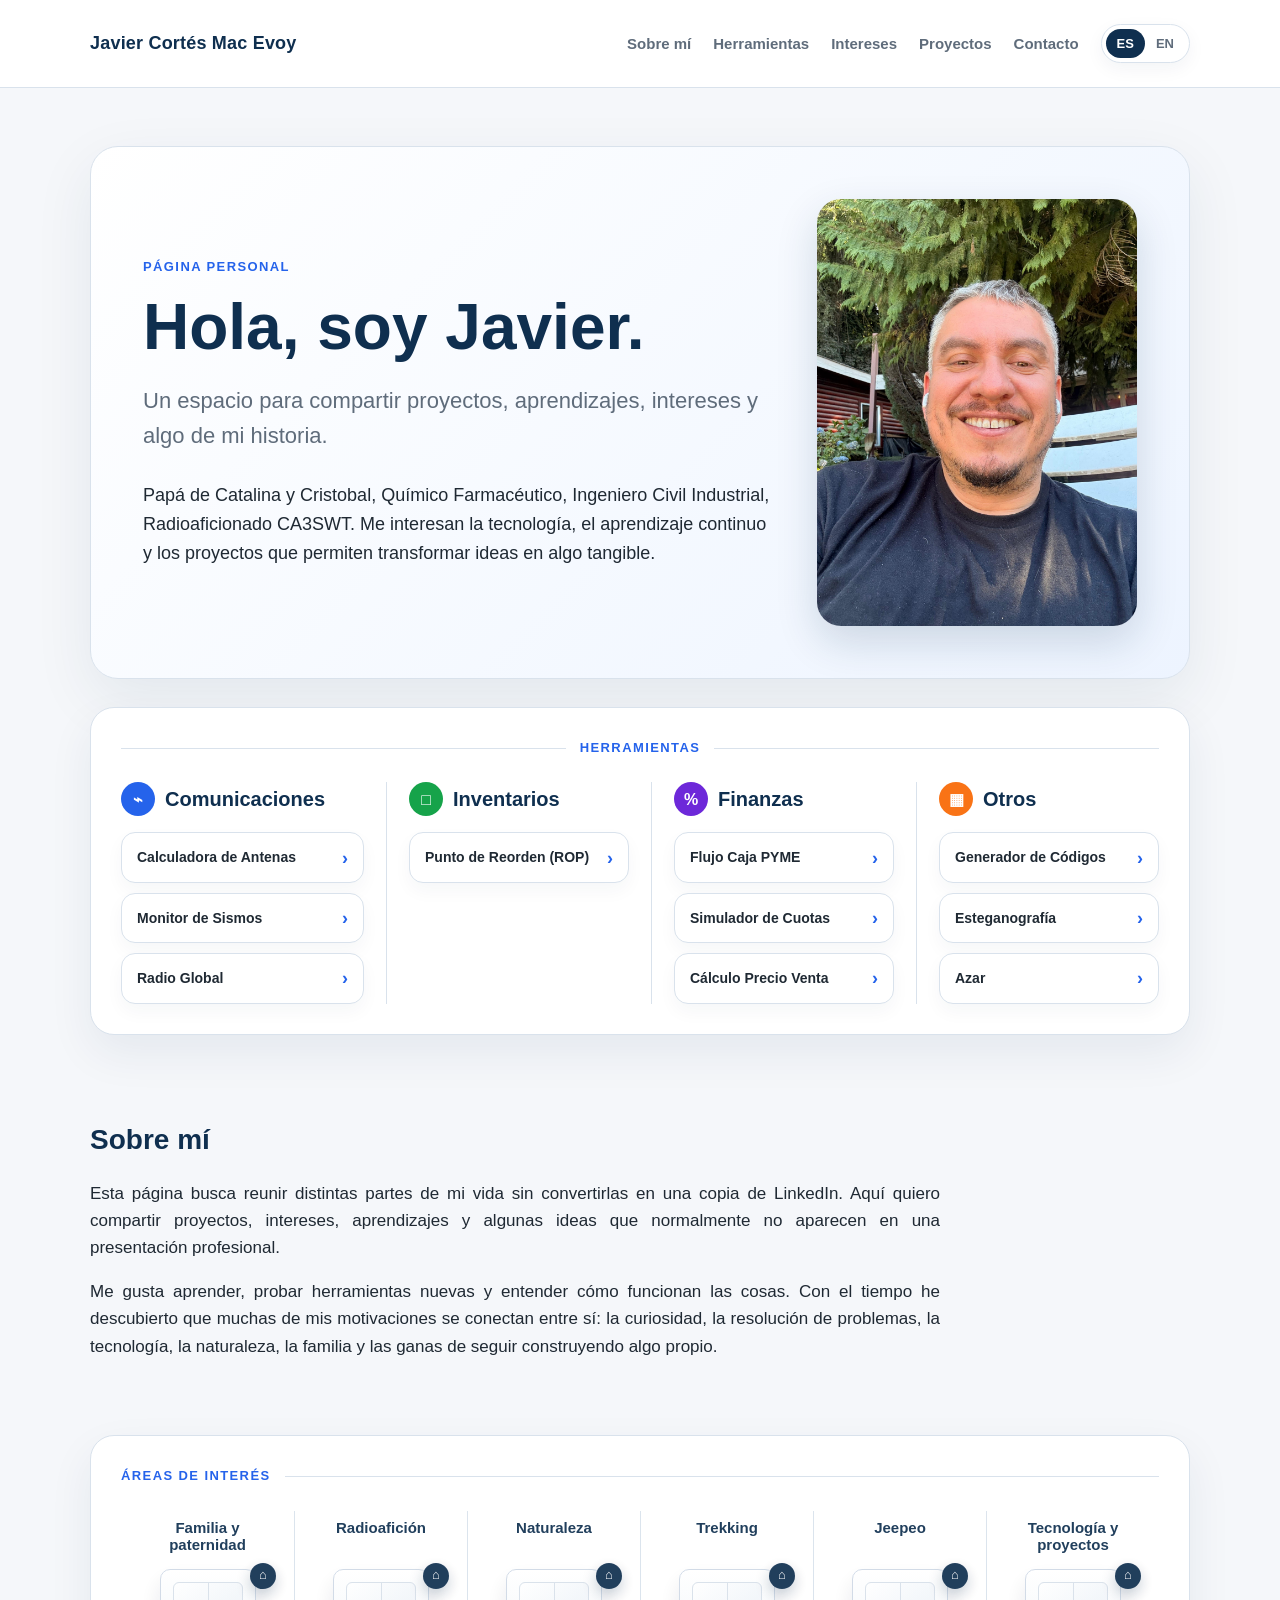
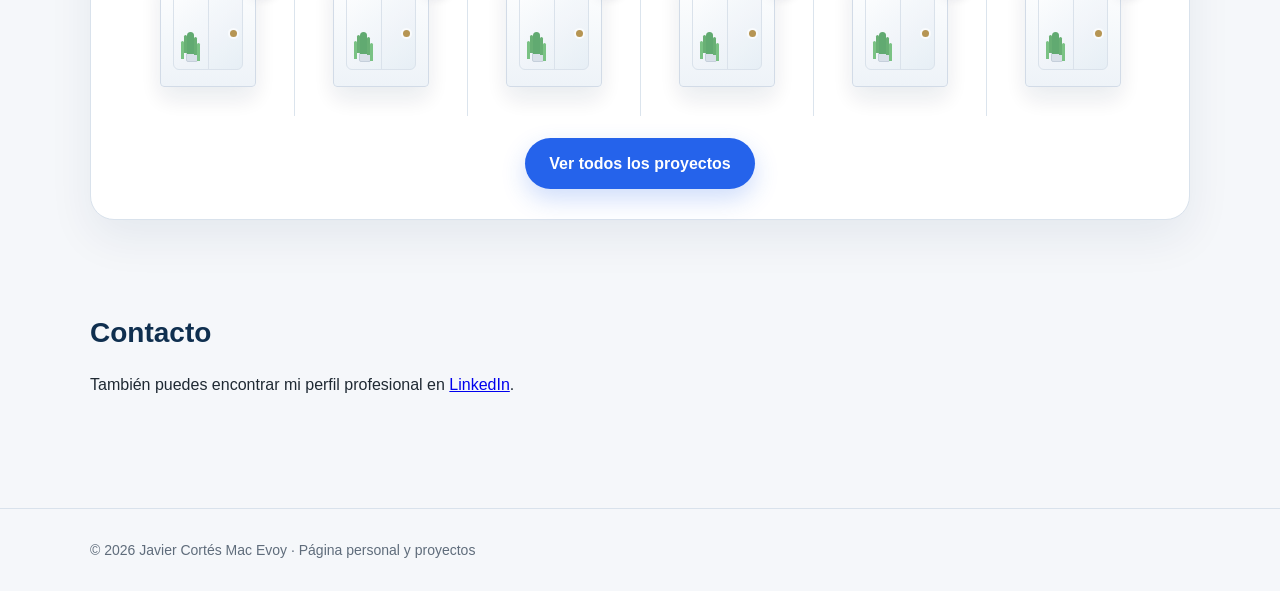
<file: index.html>
<!DOCTYPE html>
<html lang="es">
<head>
  <meta charset="UTF-8">
  <meta name="viewport" content="width=device-width, initial-scale=1.0">
  <title>Javier Cortés Mac Evoy</title>
  <meta name="description" content="Página personal de Javier Cortés Mac Evoy: proyectos, herramientas de cálculo gratuitas, aprendizajes e intereses en tecnología, radioafición y naturaleza.">

<!-- Google Analytics -->
<script async src="https://www.googletagmanager.com/gtag/js?id=G-1M1TVZT13N"></script>
<script>
  window.dataLayer = window.dataLayer || [];
  function gtag(){dataLayer.push(arguments);}
  gtag('js', new Date());

  gtag('config', 'G-1M1TVZT13N', {
    send_page_view: true
  });
</script>


<!-- Microsoft Clarity -->
<script type="text/javascript">
  (function(c,l,a,r,i,t,y){
    c[a]=c[a]||function(){(c[a].q=c[a].q||[]).push(arguments)};
    t=l.createElement(r);t.async=1;t.src="https://www.clarity.ms/tag/"+i;
    y=l.getElementsByTagName(r)[0];y.parentNode.insertBefore(t,y);
  })(window, document, "clarity", "script", "y1c670qxg2");
</script>

<!-- Datos estructurados de identidad -->
<script type="application/ld+json">
{
  "@context": "https://schema.org",
  "@type": "Person",
  "name": "Javier Cortés Mac Evoy",
  "url": "https://javiercortesmacevoy.cl/",
  "image": "https://javiercortesmacevoy.cl/assets/img/Javier.jpeg",
  "sameAs": [
    "https://www.linkedin.com/in/javiercortesmacevoy/"
  ],
  "jobTitle": "Procurement Manager",
  "worksFor": {
    "@type": "Organization",
    "name": "ITF-Labomed Farmacéutica Limitada"
  },
  "knowsAbout": [
    "Supply Chain",
    "Procurement",
    "Logística",
    "Operaciones",
    "COMEX",
    "S&OP",
    "Demand Planning",
    "Comercio Exterior",
    "ITF-Labomed",
    "Italfarmacogroup.com",
    "Italfarmaco",
    "SAP",
    "Industria farmacéutica"
  ]
}
</script>
  
  <style>
    :root {
      --bg: #f5f7fa;
      --card: #ffffff;
      --text: #1f2933;
      --muted: #5f6c7b;
      --primary: #0f2f4f;
      --accent: #2563eb;
      --line: #d9e2ec;
      --soft: #edf4ff;
      --green: #16a34a;
      --purple: #6d28d9;
      --orange: #f97316;
    }

    * { box-sizing: border-box; }

    body {
      margin: 0;
      font-family: Arial, Helvetica, sans-serif;
      background: var(--bg);
      color: var(--text);
      line-height: 1.6;
    }

    .container {
      width: min(1100px, 92%);
      margin: 0 auto;
    }

    header {
      padding: 24px 0;
      border-bottom: 1px solid var(--line);
      background: rgba(255, 255, 255, 0.92);
      backdrop-filter: blur(8px);
      position: sticky;
      top: 0;
      z-index: 10;
    }

    nav {
      display: flex;
      justify-content: space-between;
      align-items: center;
      gap: 24px;
    }

    .brand {
      font-weight: 800;
      color: var(--primary);
      letter-spacing: 0.2px;
      font-size: 18px;
    }

    .nav-links {
      display: flex;
      align-items: center;
      gap: 22px;
      flex-wrap: wrap;
    }

    .nav-links a {
      text-decoration: none;
      color: var(--muted);
      font-size: 15px;
      font-weight: 700;
    }

    .nav-links a:hover { color: var(--accent); }

    .language-switch {
      display: inline-flex;
      align-items: center;
      background: #ffffff;
      border: 1px solid var(--line);
      border-radius: 999px;
      padding: 4px;
      box-shadow: 0 6px 18px rgba(15, 47, 79, 0.05);
    }

    .language-switch button {
      border: none;
      background: transparent;
      color: var(--muted);
      padding: 7px 11px;
      border-radius: 999px;
      cursor: pointer;
      font-weight: 800;
      font-size: 13px;
      transition: all 0.2s ease;
    }

    .language-switch button.active {
      background: var(--primary);
      color: #ffffff;
    }

    main { padding-bottom: 20px; }

    .hero { padding: 58px 0 18px; }

    .hero-card {
      background: linear-gradient(135deg, #ffffff 0%, #edf4ff 100%);
      border: 1px solid var(--line);
      border-radius: 28px;
      padding: 52px;
      box-shadow: 0 20px 60px rgba(15, 47, 79, 0.08);
    }

    .hero-content {
      display: flex;
      align-items: center;
      justify-content: space-between;
      gap: 42px;
    }

    .hero-text { flex: 1; }

    .hero-image {
      width: 320px;
      flex-shrink: 0;
    }

    .hero-image img {
      width: 100%;
      display: block;
      border-radius: 24px;
      box-shadow: 0 16px 42px rgba(15, 47, 79, 0.16);
    }

    .eyebrow {
      color: var(--accent);
      font-weight: 800;
      text-transform: uppercase;
      font-size: 13px;
      letter-spacing: 1.4px;
      margin-bottom: 16px;
    }

    h1 {
      font-size: clamp(38px, 6vw, 64px);
      line-height: 1.05;
      margin: 0;
      color: var(--primary);
    }

    .subtitle {
      font-size: 22px;
      color: var(--muted);
      margin: 22px 0 28px;
      max-width: 760px;
    }

    .summary {
      font-size: 18px;
      max-width: 760px;
      margin-bottom: 0;
    }

    section { padding: 34px 0; }

    .tools-section { padding: 10px 0 26px; }

    .panel {
      background: #ffffff;
      border: 1px solid var(--line);
      border-radius: 24px;
      padding: 30px;
      box-shadow: 0 18px 45px rgba(15, 47, 79, 0.07);
    }

    .tools-heading,
    .interest-heading {
      display: flex;
      align-items: center;
      gap: 14px;
      margin-bottom: 24px;
    }

    .tools-heading::before,
    .tools-heading::after,
    .interest-heading::after {
      content: "";
      height: 1px;
      background: var(--line);
      flex: 1;
    }

    .tools-heading span,
    .interest-heading span {
      color: var(--accent);
      font-size: 13px;
      font-weight: 800;
      letter-spacing: 1.4px;
      text-transform: uppercase;
      white-space: nowrap;
    }

    .interest-heading { justify-content: flex-start; }

    .tools-grid {
      display: grid;
      grid-template-columns: repeat(4, 1fr);
      gap: 22px;
    }

    .tool-group {
      border-left: 1px solid var(--line);
      padding-left: 22px;
    }

    .tool-group:first-child {
      border-left: none;
      padding-left: 0;
    }

    .tool-title {
      display: flex;
      align-items: center;
      gap: 10px;
      margin-bottom: 16px;
    }

    .tool-title h3 {
      margin: 0;
      color: var(--primary);
      font-size: 20px;
    }

    .tool-icon {
      width: 34px;
      height: 34px;
      border-radius: 50%;
      display: grid;
      place-items: center;
      color: #ffffff;
      font-weight: 800;
      font-size: 16px;
    }

    .tool-icon.radio { background: var(--accent); }
    .tool-icon.sc { background: var(--green); }
    .tool-icon.fin { background: var(--purple); }
    .tool-icon.other { background: var(--orange); }

    .tool-list {
      display: grid;
      gap: 10px;
    }

    .tool-link {
      display: flex;
      align-items: center;
      justify-content: space-between;
      gap: 12px;
      padding: 13px 15px;
      border: 1px solid var(--line);
      border-radius: 14px;
      background: #ffffff;
      color: var(--text);
      text-decoration: none;
      font-weight: 700;
      font-size: 14px;
      box-shadow: 0 8px 18px rgba(15, 47, 79, 0.04);
      transition: all 0.2s ease;
    }

    .tool-link:hover {
      color: var(--accent);
      border-color: #b8cdf8;
      background: #f8fbff;
      transform: translateY(-1px);
    }

    .tool-link span:last-child {
      color: var(--accent);
      font-size: 18px;
      line-height: 1;
    }

    .section-title {
      font-size: 28px;
      color: var(--primary);
      margin-bottom: 14px;
    }

    .text-block {
      max-width: 850px;
      font-size: 17px;
      text-align: justify;
    }

    .interests-section { padding-top: 24px; }

    .interests-grid {
      display: grid;
      grid-template-columns: repeat(6, 1fr);
      gap: 0;
    }

    .interest-card {
      min-height: 205px;
      padding: 8px 18px 0;
      text-align: center;
      border-left: 1px solid var(--line);
      display: flex;
      flex-direction: column;
      align-items: center;
      justify-content: flex-start;
      text-decoration: none;
      color: var(--primary);
      position: relative;
    }

    .interest-card:first-child { border-left: none; }

    .interest-card h3 {
      font-size: 15px;
      line-height: 1.15;
      margin: 0 0 14px;
      min-height: 36px;
      color: var(--primary);
    }

    .mini-door {
      width: 96px;
      height: 118px;
      border: 1px solid #cfd9e6;
      border-radius: 10px 10px 4px 4px;
      background: linear-gradient(180deg, #ffffff 0%, #edf3f8 100%);
      box-shadow: 0 12px 24px rgba(15, 47, 79, 0.10);
      position: relative;
      overflow: hidden;
      transition: all 0.2s ease;
    }

    .mini-door::before {
      content: "";
      position: absolute;
      top: 12px;
      left: 12px;
      right: 12px;
      bottom: 16px;
      border: 1px solid #d7e0ea;
      border-radius: 6px;
      background: linear-gradient(135deg, rgba(255,255,255,0.75), rgba(226,235,244,0.75));
    }

    .mini-door::after {
      content: "";
      position: absolute;
      top: 12px;
      bottom: 16px;
      left: 50%;
      width: 1px;
      background: #d7e0ea;
    }

    .door-handle {
      width: 7px;
      height: 7px;
      border-radius: 50%;
      background: #b08d45;
      position: absolute;
      right: 18px;
      top: 60px;
      z-index: 2;
      box-shadow: 0 0 0 2px rgba(255,255,255,0.7);
    }

    .lock-badge {
      width: 26px;
      height: 26px;
      border-radius: 50%;
      background: var(--primary);
      color: #ffffff;
      font-size: 13px;
      font-weight: 800;
      display: grid;
      place-items: center;
      position: absolute;
      right: 18px;
      top: 52px;
      box-shadow: 0 6px 14px rgba(15, 47, 79, 0.25);
      z-index: 3;
    }

    .plant {
      position: absolute;
      left: 18px;
      bottom: 24px;
      width: 22px;
      height: 34px;
      z-index: 2;
    }

    .plant::before {
      content: "";
      position: absolute;
      bottom: 0;
      left: 7px;
      width: 10px;
      height: 8px;
      background: #d6dee8;
      border: 1px solid #c1ccd8;
      border-radius: 2px;
    }

    .plant::after {
      content: "";
      position: absolute;
      bottom: 8px;
      left: 8px;
      width: 7px;
      height: 22px;
      background: #54a365;
      border-radius: 8px 8px 0 0;
      box-shadow:
        -8px 7px 0 -2px #6fbd7a,
        8px 9px 0 -2px #6fbd7a,
        -5px 1px 0 -2px #5daa6a,
        5px 3px 0 -2px #5daa6a;
    }

    .interest-card.available .mini-door { border-color: #b8cdf8; }

    .interest-card.available:hover .mini-door {
      transform: translateY(-4px);
      box-shadow: 0 16px 30px rgba(15, 47, 79, 0.14);
    }

    .interest-card.locked {
      cursor: default;
      opacity: 0.92;
    }

    .project-button-wrap {
      margin-top: 22px;
      text-align: center;
    }

    .project-button {
      display: inline-block;
      padding: 13px 24px;
      border-radius: 999px;
      background: var(--accent);
      color: #ffffff;
      text-decoration: none;
      font-weight: 800;
      box-shadow: 0 10px 24px rgba(37, 99, 235, 0.22);
    }

    .project-button:hover { background: var(--primary); }

    footer {
      margin-top: 40px;
      padding: 30px 0;
      border-top: 1px solid var(--line);
      color: var(--muted);
      font-size: 14px;
    }

    @media (max-width: 1050px) {
      .interests-grid {
        grid-template-columns: repeat(3, 1fr);
        row-gap: 24px;
      }

      .interest-card:nth-child(4) { border-left: none; }
    }

    @media (max-width: 950px) {
      .tools-grid { grid-template-columns: repeat(2, 1fr); }

      .tool-group:nth-child(3) {
        border-left: none;
        padding-left: 0;
      }
    }

    @media (max-width: 850px) {
      nav {
        align-items: flex-start;
        flex-direction: column;
      }

      .nav-links { gap: 14px; }

      .hero { padding-top: 42px; }

      .hero-card { padding: 34px; }

      .hero-content {
        flex-direction: column-reverse;
        align-items: flex-start;
      }

      .hero-image {
        width: 100%;
        max-width: 320px;
      }
    }

    @media (max-width: 620px) {
      .panel { padding: 24px; }

      .tools-grid { grid-template-columns: 1fr; }

      .tool-group {
        border-left: none;
        padding-left: 0;
        border-top: 1px solid var(--line);
        padding-top: 20px;
      }

      .tool-group:first-child {
        border-top: none;
        padding-top: 0;
      }

      .interests-grid { grid-template-columns: repeat(2, 1fr); }

      .interest-card,
      .interest-card:nth-child(4) { border-left: none; }
    }
  </style>
</head>

<body>
  <header>
    <div class="container">
      <nav>
        <div class="brand">Javier Cortés Mac Evoy</div>

        <div class="nav-links">
          <a href="#sobre-mi" data-i18n="nav_about">Sobre mí</a>
          <a href="#herramientas" data-i18n="nav_tools">Herramientas</a>
          <a href="#intereses" data-i18n="nav_interests">Intereses</a>
          <a href="proyectos/" data-i18n="nav_projects">Proyectos</a>
          <a href="#contacto" data-i18n="nav_contact">Contacto</a>

          <div class="language-switch" aria-label="Selector de idioma">
            <button id="langEs" type="button" class="active" onclick="setLanguage('es')">ES</button>
            <button id="langEn" type="button" onclick="setLanguage('en')">EN</button>
          </div>
        </div>
      </nav>
    </div>
  </header>

  <main>
    <section class="hero">
      <div class="container">
        <div class="hero-card">
          <div class="hero-content">
            <div class="hero-text">
              <div class="eyebrow" data-i18n="hero_eyebrow">Página personal</div>

              <h1 data-i18n="hero_title">Hola, soy Javier.</h1>

              <p class="subtitle" data-i18n="hero_subtitle">
                Un espacio para compartir proyectos, aprendizajes, intereses y algo de mi historia.
              </p>

              <p class="summary" data-i18n="hero_summary">
                Papá de Catalina y Cristobal, Químico Farmacéutico, Ingeniero Civil Industrial, Radioaficionado CA3SWT.
                Me interesan la tecnología, el aprendizaje continuo y los proyectos que permiten
                transformar ideas en algo tangible.
              </p>
            </div>

            <div class="hero-image">
              <img src="assets/img/Javier.jpeg" alt="Javier Cortés Mac Evoy">
            </div>
          </div>
        </div>
      </div>
    </section>

    <section id="herramientas" class="tools-section">
      <div class="container">
        <div class="panel">
          <div class="tools-heading">
            <span data-i18n="tools_heading">Herramientas</span>
          </div>

<div id="toolsGrid" class="tools-grid" aria-live="polite">
  <!-- Las herramientas se cargan desde herramientas/tools-data.js -->
</div>
</div>
</div>
</section>

    <section id="sobre-mi">
      <div class="container">
        <h2 class="section-title" data-i18n="about_title">Sobre mí</h2>

        <div class="text-block">
          <p data-i18n="about_p1">
            Esta página busca reunir distintas partes de mi vida sin convertirlas en una copia
            de LinkedIn. Aquí quiero compartir proyectos, intereses, aprendizajes y algunas ideas
            que normalmente no aparecen en una presentación profesional.
          </p>

          <p data-i18n="about_p2">
            Me gusta aprender, probar herramientas nuevas y entender cómo funcionan las cosas.
            Con el tiempo he descubierto que muchas de mis motivaciones se conectan entre sí:
            la curiosidad, la resolución de problemas, la tecnología, la naturaleza, la familia
            y las ganas de seguir construyendo algo propio.
          </p>
        </div>
      </div>
    </section>

    <section id="intereses" class="interests-section">
      <div class="container">
        <div class="panel">
          <div class="interest-heading">
            <span data-i18n="interests_title">Áreas de interés</span>
          </div>

          <div class="interests-grid">
            <a class="interest-card locked" href="#intereses">
              <h3 data-i18n="interest_family">Familia y paternidad</h3>
              <div class="mini-door"><span class="door-handle"></span><span class="plant"></span></div>
              <span class="lock-badge">⌂</span>
            </a>

            <a class="interest-card locked" href="#intereses">
              <h3 data-i18n="interest_radio">Radioafición</h3>
              <div class="mini-door"><span class="door-handle"></span><span class="plant"></span></div>
              <span class="lock-badge">⌂</span>
            </a>

            <a class="interest-card locked" href="#intereses">
              <h3 data-i18n="interest_nature">Naturaleza</h3>
              <div class="mini-door"><span class="door-handle"></span><span class="plant"></span></div>
              <span class="lock-badge">⌂</span>
            </a>

            <a class="interest-card locked" href="#intereses">
              <h3 data-i18n="interest_trekking">Trekking</h3>
              <div class="mini-door"><span class="door-handle"></span><span class="plant"></span></div>
              <span class="lock-badge">⌂</span>
            </a>

            <a class="interest-card locked" href="#intereses">
              <h3 data-i18n="interest_offroad">Jeepeo</h3>
              <div class="mini-door"><span class="door-handle"></span><span class="plant"></span></div>
              <span class="lock-badge">⌂</span>
            </a>

            <a class="interest-card locked" href="#intereses">
              <h3 data-i18n="interest_tech">Tecnología y proyectos</h3>
              <div class="mini-door"><span class="door-handle"></span><span class="plant"></span></div>
              <span class="lock-badge">⌂</span>
            </a>
          </div>

          <div class="project-button-wrap">
            <a class="project-button" href="proyectos/" data-i18n="projects_button">Ver todos los proyectos</a>
          </div>
        </div>
      </div>
    </section>

    <section id="contacto">
      <div class="container">
        <h2 class="section-title" data-i18n="contact_title">Contacto</h2>
        <p>
          <span data-i18n="contact_text">También puedes encontrar mi perfil profesional en</span>
          <a href="https://www.linkedin.com/in/javiercortesmacevoy/" target="_blank">LinkedIn</a>.
        </p>
      </div>
    </section>
  </main>

  <footer>
    <div class="container" data-i18n="footer_text">
      © 2026 Javier Cortés Mac Evoy · Página personal y proyectos
    </div>
  </footer>

  <script src="herramientas/tools-data.js"></script>
  <script src="herramientas/tools-render.js"></script>

  <script>
    const translations = {
      es: {
        nav_about: "Sobre mí",
        nav_tools: "Herramientas",
        nav_interests: "Intereses",
        nav_projects: "Proyectos",
        nav_contact: "Contacto",
        hero_eyebrow: "Página personal",
        hero_title: "Hola, soy Javier.",
        hero_subtitle: "Un espacio para compartir proyectos, aprendizajes, intereses y algo de mi historia.",
        hero_summary: "Papá de Catalina y Cristobal, Químico Farmacéutico, Ingeniero Civil Industrial, Radioaficionado CA3SWT. Me interesan la tecnología, el aprendizaje continuo y los proyectos que permiten transformar ideas en algo tangible.",
        tools_heading: "Herramientas",
        cat_radio: "Comunicaciones",
        cat_supplychain: "Inventarios",
        cat_finance: "Finanzas",
        cat_other: "Otros",
        tool_antennas: "Calculadora de Antenas",
        tool_earthquakes: "Monitor de Sismos",
        tool_radio_global: "Radio Global",
        tool_rop: "Punto de Reorden (ROP)",
        tool_cashflow: "Flujo Caja PYME",
        tool_installments: "Simulador de Cuotas",
        tool_sale_price: "Cálculo Precio Venta",
        tool_codes: "Generador de Códigos",
        tool_steganography: "Esteganografía",
        tool_random: "Azar",
        about_title: "Sobre mí",
        about_p1: "Esta página busca reunir distintas partes de mi vida sin convertirlas en una copia de LinkedIn. Aquí quiero compartir proyectos, intereses, aprendizajes y algunas ideas que normalmente no aparecen en una presentación profesional.",
        about_p2: "Me gusta aprender, probar herramientas nuevas y entender cómo funcionan las cosas. Con el tiempo he descubierto que muchas de mis motivaciones se conectan entre sí: la curiosidad, la resolución de problemas, la tecnología, la naturaleza, la familia y las ganas de seguir construyendo algo propio.",
        interests_title: "Áreas de interés",
        interest_family: "Familia y paternidad",
        interest_radio: "Radioafición",
        interest_nature: "Naturaleza",
        interest_trekking: "Trekking",
        interest_offroad: "Jeepeo",
        interest_tech: "Tecnología y proyectos",
        projects_button: "Ver todos los proyectos",
        contact_title: "Contacto",
        contact_text: "También puedes encontrar mi perfil profesional en",
        footer_text: "© 2026 Javier Cortés Mac Evoy · Página personal y proyectos"
      },
      en: {
        nav_about: "About me",
        nav_tools: "Tools",
        nav_interests: "Interests",
        nav_projects: "Projects",
        nav_contact: "Contact",
        hero_eyebrow: "Personal page",
        hero_title: "Hi, I’m Javier.",
        hero_subtitle: "A space to share projects, learning, interests, and part of my story.",
        hero_summary: "Father of Catalina and Cristóbal, Pharmacist, Industrial Civil Engineer, and Amateur Radio Operator (CA3SWT). I am passionate about technology, continuous learning, and projects that turn ideas into something tangible.",
        tools_heading: "Tools",
        cat_radio: "Communications",
        cat_supplychain: "Stock",
        cat_finance: "Finance",
        cat_other: "Other",
        tool_antennas: "Antenna Calculator",
        tool_earthquakes: "Earthquake Monitor",
        tool_radio_global: "Global Radio",
        tool_rop: "Reorder Point (ROP)",
        tool_cashflow: "SME Cash Flow",
        tool_installments: "Installment Simulator",
        tool_sale_price: "Sale Price Calculator",
        tool_codes: "Code Generator",
        tool_steganography: "Steganography",
        tool_random: "Random",
        about_title: "About me",
        about_p1: "This page brings together different parts of my life without turning it into a copy of LinkedIn. Here I share projects, interests, learning, and ideas that usually do not appear in a professional profile.",
        about_p2: "I enjoy learning, testing new tools, and understanding how things work. Over time, I have found that many of my motivations are connected: curiosity, problem solving, technology, nature, family, and the desire to keep building something of my own.",
        interests_title: "Areas of interest",
        interest_family: "Family and fatherhood",
        interest_radio: "Amateur Radio",
        interest_nature: "Nature",
        interest_trekking: "Trekking",
        interest_offroad: "Off-road driving",
        interest_tech: "Technology and projects",
        projects_button: "View all projects",
        contact_title: "Contact",
        contact_text: "You can also find my professional profile on",
        footer_text: "© 2026 Javier Cortés Mac Evoy · Personal page and projects"
      }
    };

    function setLanguage(lang) {
      const dictionary = translations[lang] || translations.es;

      document.documentElement.lang = lang;
      localStorage.setItem("siteLanguage", lang);

      document.querySelectorAll("[data-i18n]").forEach(function (element) {
        const key = element.getAttribute("data-i18n");
        if (dictionary[key]) {
          element.textContent = dictionary[key];
        }
      });

      document.getElementById("langEs").classList.toggle("active", lang === "es");
      document.getElementById("langEn").classList.toggle("active", lang === "en");
    }

    const savedLanguage = localStorage.getItem("siteLanguage") || "es";
    setLanguage(savedLanguage);
  </script>
</body>
</html>
</file>
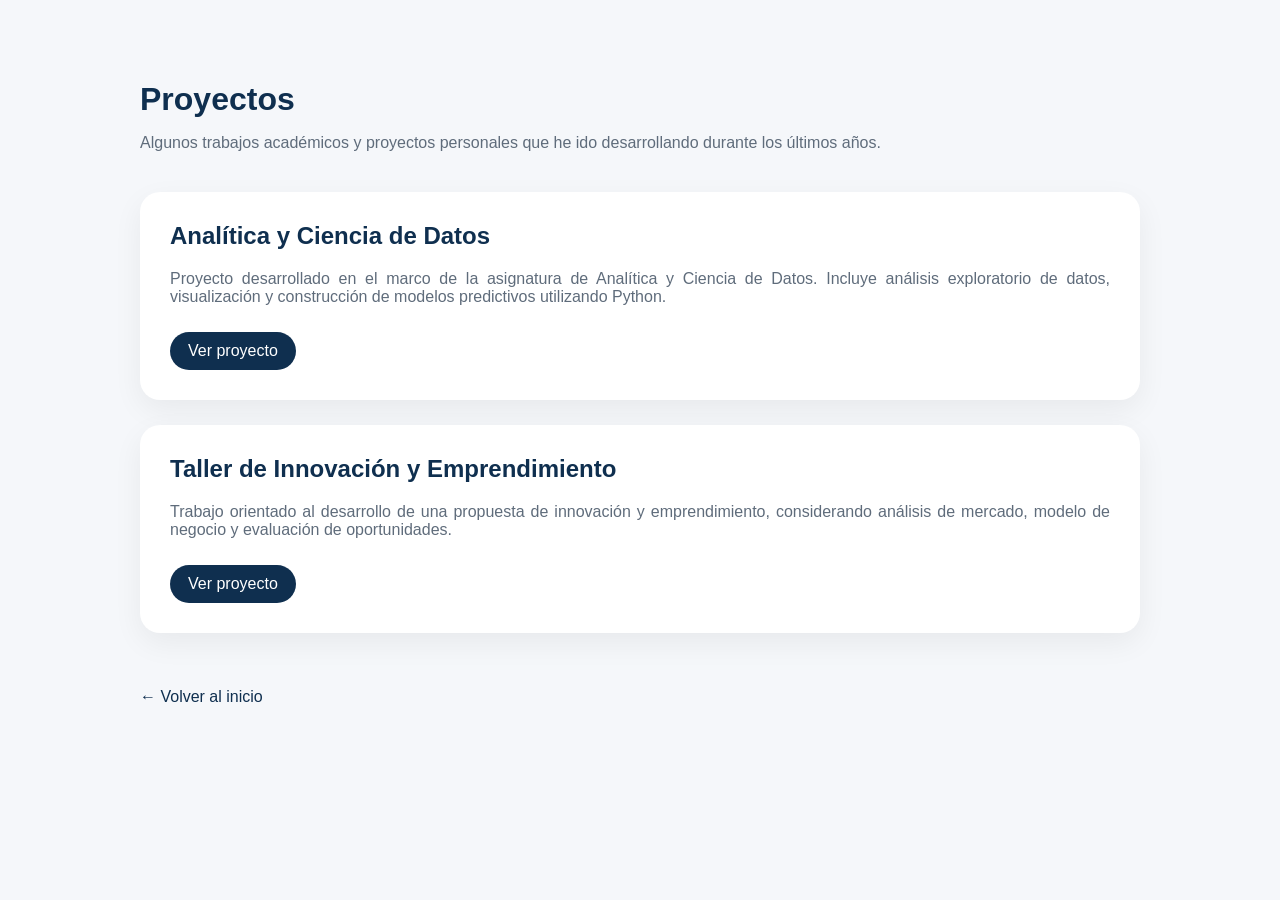
<file: proyectos/index.html>
<!DOCTYPE html>
<html lang="es">
<head>
    <meta charset="UTF-8">
    <meta name="viewport" content="width=device-width, initial-scale=1.0">
    <title>Proyectos | Javier Cortés Mac Evoy</title>
    <meta name="description" content="Proyectos personales y trabajos académicos de Javier Cortés Mac Evoy en analítica de datos, innovación y emprendimiento.">

    <style>
        body {
            font-family: Arial, Helvetica, sans-serif;
            background: #f5f7fa;
            color: #1f2933;
            margin: 0;
        }

        .container {
            max-width: 1000px;
            margin: auto;
            padding: 60px 20px;
        }

        h1 {
            color: #0f2f4f;
            margin-bottom: 10px;
        }

        .intro {
            color: #5f6c7b;
            margin-bottom: 40px;
        }

        .project {
            background: white;
            border-radius: 20px;
            padding: 30px;
            margin-bottom: 25px;
            box-shadow: 0 10px 30px rgba(0,0,0,0.06);
        }

        .project h2 {
            margin-top: 0;
            color: #0f2f4f;
        }

        .project p {
            color: #5f6c7b;
            text-align: justify;
        }

        .button {
            display: inline-block;
            margin-top: 10px;
            padding: 10px 18px;
            background: #0f2f4f;
            color: white;
            text-decoration: none;
            border-radius: 999px;
        }

        .back {
            margin-top: 30px;
            display: inline-block;
            color: #0f2f4f;
            text-decoration: none;
        }

    </style>
</head>

<body>

<div class="container">

    <h1>Proyectos</h1>

    <p class="intro">
        Algunos trabajos académicos y proyectos personales que he ido desarrollando durante los últimos años.
    </p>

    <div class="project">

        <h2>Analítica y Ciencia de Datos</h2>

        <p>
            Proyecto desarrollado en el marco de la asignatura de Analítica y Ciencia de Datos.
            Incluye análisis exploratorio de datos, visualización y construcción de modelos predictivos utilizando Python.
        </p>

        <a class="button"
           href="https://github.com/javierancho/USS_Analitica_De_Datos"
           target="_blank">
           Ver proyecto
        </a>

    </div>

    <div class="project">

        <h2>Taller de Innovación y Emprendimiento</h2>

        <p>
            Trabajo orientado al desarrollo de una propuesta de innovación y emprendimiento,
            considerando análisis de mercado, modelo de negocio y evaluación de oportunidades.
        </p>

        <a class="button"
           href="https://github.com/javierancho/USS_Taller_Innovacion_y_Emprendimiento_Javier_Cortes"
           target="_blank">
           Ver proyecto
        </a>

    </div>

    <a class="back" href="../">
        ← Volver al inicio
    </a>

</div>

</body>
</html>
</file>
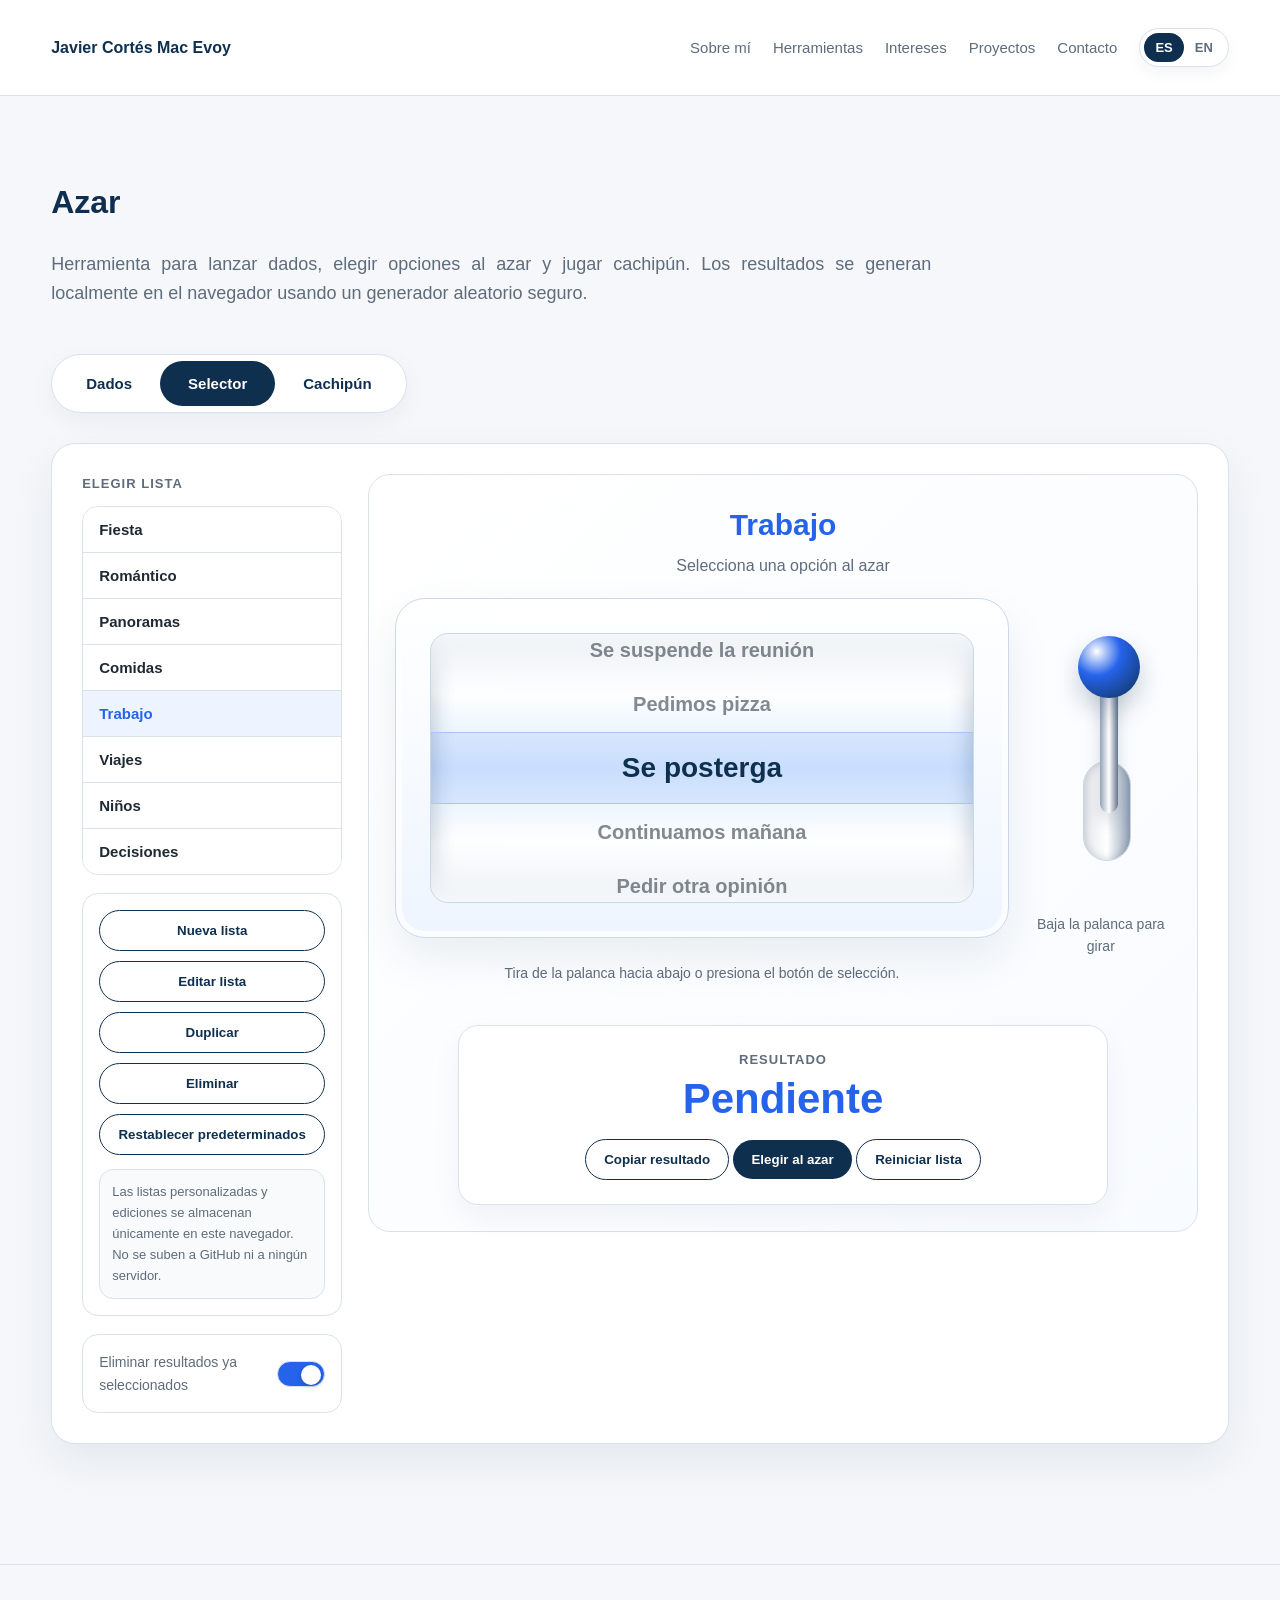
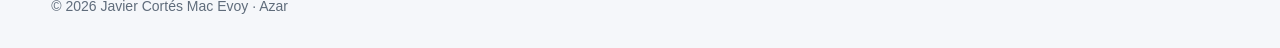
<file: herramientas/azar/index.html>
<!DOCTYPE html>
<html lang="es">
<head>
  <meta charset="UTF-8">
  <meta name="viewport" content="width=device-width, initial-scale=1.0">
  <title>Azar | Javier Cortés Mac Evoy</title>
  <meta name="description" content="Herramienta para lanzar dados, elegir opciones al azar y jugar cachipún. Los resultados se generan localmente en el navegador.">
<!-- Google Analytics -->
<script async src="https://www.googletagmanager.com/gtag/js?id=G-1M1TVZT13N"></script>
<script>
  window.dataLayer = window.dataLayer || [];
  function gtag(){dataLayer.push(arguments);}
  gtag('js', new Date());

  gtag('config', 'G-1M1TVZT13N', {
    send_page_view: true
  });
</script>

<!-- Microsoft Clarity -->
<script type="text/javascript">
  (function(c,l,a,r,i,t,y){
    c[a]=c[a]||function(){(c[a].q=c[a].q||[]).push(arguments)};
    t=l.createElement(r);t.async=1;t.src="https://www.clarity.ms/tag/"+i;
    y=l.getElementsByTagName(r)[0];y.parentNode.insertBefore(t,y);
  })(window, document, "clarity", "script", "y1c670qxg2");
</script>
  
  <style>
    :root {
      --bg: #f5f7fa;
      --card: #ffffff;
      --text: #1f2933;
      --muted: #5f6c7b;
      --primary: #0f2f4f;
      --accent: #2563eb;
      --line: #d9e2ec;
      --soft: #edf4ff;
      --green: #0f8a43;
      --purple: #6d28d9;
      --orange: #f97316;
    }

    * { box-sizing: border-box; }

    body {
      margin: 0;
      font-family: Arial, Helvetica, sans-serif;
      background: var(--bg);
      color: var(--text);
      line-height: 1.6;
    }

    .container {
      width: min(1200px, 92%);
      margin: 0 auto;
    }

    header {
      padding: 28px 0;
      border-bottom: 1px solid var(--line);
      background: var(--card);
    }

    nav {
      display: flex;
      justify-content: space-between;
      align-items: center;
      gap: 24px;
    }

    .brand {
      font-weight: 700;
      color: var(--primary);
    }

    .nav-links a {
      margin-left: 20px;
      text-decoration: none;
      color: var(--muted);
      font-size: 15px;
    }

    .nav-links a:hover { color: var(--accent); }

    .nav-links {
      display: flex;
      align-items: center;
      gap: 22px;
      flex-wrap: wrap;
    }

    .nav-links a {
      margin-left: 0;
    }

    .lang-switch {
      display: inline-flex;
      align-items: center;
      gap: 0;
      background: #ffffff;
      border: 1px solid var(--line);
      border-radius: 999px;
      padding: 4px;
      box-shadow: 0 6px 16px rgba(15, 47, 79, 0.05);
    }

    .lang-switch button {
      border: none;
      background: transparent;
      color: var(--muted);
      padding: 7px 11px;
      border-radius: 999px;
      font-weight: 800;
      cursor: pointer;
      font-size: 13px;
    }

    .lang-switch button.active {
      background: var(--primary);
      color: #ffffff;
    }

    main { padding: 60px 0; }

    h1, h2, h3 { color: var(--primary); }

    .intro {
      max-width: 880px;
      font-size: 18px;
      color: var(--muted);
      text-align: justify;
    }

    .tabs {
      display: inline-flex;
      background: #ffffff;
      border: 1px solid var(--line);
      border-radius: 999px;
      padding: 6px;
      margin-top: 28px;
      box-shadow: 0 8px 24px rgba(15, 47, 79, 0.05);
    }

    .tab {
      border: none;
      background: transparent;
      color: var(--primary);
      padding: 14px 28px;
      border-radius: 999px;
      cursor: pointer;
      font-weight: 700;
      font-size: 15px;
      transition: all 0.25s ease;
    }

    .tab:hover { background: var(--soft); }

    .tab.active {
      background: var(--primary);
      color: #ffffff;
    }

    .panel {
      margin-top: 30px;
      background: var(--card);
      border: 1px solid var(--line);
      border-radius: 24px;
      padding: 30px;
      box-shadow: 0 18px 45px rgba(15, 47, 79, 0.07);
    }

    .tool-layout {
      display: grid;
      grid-template-columns: 260px 1fr;
      gap: 26px;
      align-items: start;
    }

    .sidebar-title {
      margin: 0 0 12px;
      font-size: 13px;
      color: var(--muted);
      text-transform: uppercase;
      letter-spacing: 1px;
      font-weight: 800;
    }

    .list-menu {
      border: 1px solid var(--line);
      border-radius: 16px;
      overflow: hidden;
      background: #fff;
    }

    .list-button {
      width: 100%;
      display: flex;
      align-items: center;
      justify-content: space-between;
      gap: 12px;
      padding: 14px 16px;
      border: none;
      border-bottom: 1px solid var(--line);
      background: #fff;
      color: var(--text);
      font-weight: 700;
      cursor: pointer;
      text-align: left;
      font-size: 15px;
    }

    .list-button:last-child { border-bottom: none; }

    .list-button:hover { background: #f8fbff; }

    .list-button.active {
      background: var(--soft);
      color: var(--accent);
    }

    .side-card {
      margin-top: 18px;
      border: 1px solid var(--line);
      border-radius: 16px;
      background: #fff;
      padding: 16px;
    }

    .switch-row {
      display: flex;
      align-items: center;
      justify-content: space-between;
      gap: 12px;
      color: var(--muted);
      font-size: 14px;
    }

    .switch {
      width: 48px;
      height: 26px;
      border-radius: 999px;
      border: 1px solid var(--line);
      background: #e5e7eb;
      position: relative;
      cursor: pointer;
      flex-shrink: 0;
    }

    .switch::after {
      content: "";
      position: absolute;
      top: 3px;
      left: 3px;
      width: 20px;
      height: 20px;
      border-radius: 50%;
      background: #fff;
      box-shadow: 0 2px 6px rgba(0,0,0,0.18);
      transition: all 0.2s ease;
    }

    .switch.active {
      background: var(--accent);
    }

    .switch.active::after {
      left: 23px;
    }

    .machine-card {
      border: 1px solid var(--line);
      border-radius: 22px;
      padding: 26px;
      background: linear-gradient(135deg, #ffffff 0%, #f8fbff 100%);
    }

    .machine-head {
      text-align: center;
      margin-bottom: 20px;
    }

    .machine-head h2 {
      margin: 0;
      font-size: 30px;
      color: var(--accent);
    }

    .machine-head p {
      margin: 4px 0 0;
      color: var(--muted);
    }

    .selector-area {
      display: grid;
      grid-template-columns: 1fr 140px;
      gap: 22px;
      align-items: center;
    }

    .slot-shell {
      position: relative;
      border: 1px solid #ccd8ea;
      border-radius: 30px;
      padding: 34px 34px;
      background: linear-gradient(180deg, #ffffff 0%, #eef5ff 100%);
      box-shadow: inset 0 0 0 6px rgba(255,255,255,0.7), 0 20px 45px rgba(15,47,79,0.08);
    }

    .slot-window {
      position: relative;
      height: 270px;
      border-radius: 18px;
      border: 1px solid #c9d7ea;
      overflow: hidden;
      background: linear-gradient(180deg, #e8edf5 0%, #ffffff 22%, #dcecff 50%, #ffffff 78%, #e8edf5 100%);
      box-shadow: inset 0 12px 24px rgba(15,47,79,0.18), inset 0 -12px 24px rgba(15,47,79,0.12);
    }

    .slot-window::before,
    .slot-window::after {
      content: "";
      position: absolute;
      left: 0;
      right: 0;
      height: 70px;
      z-index: 2;
      pointer-events: none;
    }

    .slot-window::before {
      top: 0;
      background: linear-gradient(180deg, rgba(248,250,252,0.95), rgba(248,250,252,0));
    }

    .slot-window::after {
      bottom: 0;
      background: linear-gradient(0deg, rgba(248,250,252,0.95), rgba(248,250,252,0));
    }

    .slot-center-line {
      position: absolute;
      top: 50%;
      left: 0;
      right: 0;
      transform: translateY(-50%);
      height: 72px;
      background: rgba(37,99,235,0.10);
      border-top: 1px solid #aac4f6;
      border-bottom: 1px solid #aac4f6;
      z-index: 1;
    }

    .slot-items {
      position: absolute;
      inset: 0;
      display: flex;
      flex-direction: column;
      justify-content: center;
      gap: 0;
      z-index: 3;
    }

    .slot-item {
      min-height: 54px;
      display: flex;
      align-items: center;
      justify-content: center;
      text-align: center;
      padding: 0 18px;
      font-size: clamp(14px, 1.7vw, 20px);
      line-height: 1.2;
      font-weight: 700;
      color: rgba(31,41,51,0.55);
      transition: all 0.15s ease;
      overflow-wrap: anywhere;
    }

    .slot-item.main {
      min-height: 74px;
      font-size: clamp(18px, 2.7vw, 28px);
      line-height: 1.15;
      color: var(--primary);
      font-weight: 800;
    }

    .lever-wrap {
      display: flex;
      flex-direction: column;
      align-items: center;
      gap: 14px;
    }

    .lever {
      position: relative;
      width: 88px;
      height: 260px;
      border: none;
      background: transparent;
      cursor: grab;
      touch-action: none;
    }

    .lever:active { cursor: grabbing; }

    .lever-base {
      position: absolute;
      bottom: 38px;
      left: 26px;
      width: 48px;
      height: 100px;
      border-radius: 26px;
      background: linear-gradient(90deg, #e5e7eb, #ffffff, #94a3b8);
      border: 1px solid #cbd5e1;
      box-shadow: inset 0 0 8px rgba(15,47,79,0.20);
    }

    .lever-stick {
      position: absolute;
      bottom: 86px;
      left: 43px;
      width: 18px;
      height: 142px;
      border-radius: 999px;
      background: linear-gradient(90deg, #94a3b8, #ffffff, #64748b);
      transform: translateY(var(--lever-pull, 0px));
      transition: transform 0.12s ease;
      box-shadow: 0 8px 16px rgba(15,47,79,0.16);
    }

    .lever-knob {
      position: absolute;
      top: -35px;
      left: -22px;
      width: 62px;
      height: 62px;
      border-radius: 50%;
      background: radial-gradient(circle at 30% 25%, #ffffff, #2563eb 38%, #0f2f4f 100%);
      box-shadow: 0 12px 24px rgba(15,47,79,0.22);
    }

    .lever-text {
      text-align: center;
      color: var(--muted);
      font-size: 14px;
      max-width: 130px;
    }

    .result-card {
      margin: 26px auto 0;
      max-width: 650px;
      background: #fff;
      border: 1px solid var(--line);
      border-radius: 20px;
      padding: 24px;
      text-align: center;
      box-shadow: 0 12px 30px rgba(15,47,79,0.05);
    }

    .result-label {
      color: var(--muted);
      text-transform: uppercase;
      font-weight: 800;
      letter-spacing: 1px;
      font-size: 13px;
    }

    .result-value {
      margin-top: 6px;
      color: var(--accent);
      font-size: clamp(28px, 5vw, 42px);
      font-weight: 800;
      line-height: 1.1;
      word-break: break-word;
    }

    .copy-button,
    .primary-button,
    .secondary-button {
      margin-top: 16px;
      padding: 12px 18px;
      border-radius: 999px;
      font-weight: 700;
      cursor: pointer;
    }

    .copy-button,
    .secondary-button {
      border: 1px solid var(--primary);
      background: #fff;
      color: var(--primary);
    }

    .primary-button {
      border: none;
      background: var(--primary);
      color: #fff;
    }

    .primary-button:hover,
    .copy-button:hover,
    .secondary-button:hover {
      transform: translateY(-1px);
    }

    .custom-box {
      display: none;
      margin-top: 18px;
      border: 1px solid var(--line);
      border-radius: 16px;
      background: #fff;
      padding: 16px;
    }

    .list-actions {
      display: grid;
      gap: 10px;
    }

    .list-actions .secondary-button {
      margin-top: 0;
      width: 100%;
    }

    .local-note {
      margin-top: 14px;
      padding: 12px;
      border: 1px solid var(--line);
      border-radius: 14px;
      background: #f8fafc;
      color: var(--muted);
      font-size: 13px;
    }

    textarea,
    input,
    select {
      width: 100%;
      border: 1px solid var(--line);
      border-radius: 12px;
      padding: 12px;
      font-family: Arial, Helvetica, sans-serif;
      font-size: 15px;
      margin-top: 8px;
    }

    textarea {
      min-height: 150px;
      resize: vertical;
    }

    .help {
      color: var(--muted);
      font-size: 13px;
      margin-top: 8px;
    }

    .simple-grid {
      display: grid;
      grid-template-columns: repeat(3, 1fr);
      gap: 18px;
      margin-top: 24px;
    }

    .metric {
      background: var(--soft);
      border: 1px solid var(--line);
      border-radius: 16px;
      padding: 18px;
      text-align: center;
    }

    .metric span {
      color: var(--muted);
      display: block;
      font-size: 13px;
      font-weight: 700;
    }

    .metric strong {
      display: block;
      margin-top: 6px;
      color: var(--primary);
      font-size: 28px;
    }

    .dice-row {
      display: flex;
      flex-wrap: wrap;
      gap: 14px;
      justify-content: center;
      margin-top: 24px;
    }

    .die {
      width: 72px;
      height: 72px;
      border-radius: 18px;
      border: 1px solid var(--line);
      background: #fff;
      display: flex;
      align-items: center;
      justify-content: center;
      color: var(--primary);
      font-size: 28px;
      font-weight: 800;
      box-shadow: 0 10px 24px rgba(15,47,79,0.08);
    }

    .choice-row {
      display: flex;
      flex-wrap: wrap;
      gap: 14px;
      margin-top: 20px;
    }

    .choice-button {
      flex: 1;
      min-width: 120px;
      border: 1px solid var(--line);
      background: #fff;
      border-radius: 16px;
      padding: 18px;
      font-weight: 800;
      color: var(--primary);
      cursor: pointer;
      box-shadow: 0 8px 18px rgba(15,47,79,0.04);
    }

    .choice-button:hover {
      background: var(--soft);
      border-color: #b8cdf8;
    }

    .choice-button.selected {
      background: var(--soft);
      border-color: var(--accent);
      transform: translateY(-2px);
    }

    .rps-stage {
      margin: 24px auto 0;
      max-width: 520px;
      min-height: 96px;
      border: 1px solid var(--line);
      border-radius: 20px;
      background: linear-gradient(135deg, #ffffff 0%, #edf4ff 100%);
      display: grid;
      place-items: center;
      text-align: center;
      padding: 18px;
      box-shadow: 0 12px 30px rgba(15,47,79,0.05);
    }

    .rps-stage-text {
      color: var(--primary);
      font-weight: 800;
      font-size: clamp(28px, 5vw, 46px);
      line-height: 1.1;
    }

    .rps-stage-text.pulse {
      animation: rpsPulse 0.34s ease;
    }

    @keyframes rpsPulse {
      0% { transform: scale(0.88); opacity: 0.4; }
      100% { transform: scale(1); opacity: 1; }
    }

    .note {
      margin-top: 24px;
      color: var(--muted);
      font-size: 14px;
      text-align: center;
    }

    .hidden { display: none; }

    footer {
      margin-top: 60px;
      padding: 30px 0;
      border-top: 1px solid var(--line);
      color: var(--muted);
      font-size: 14px;
    }

    @media (max-width: 950px) {
      .tool-layout,
      .selector-area {
        grid-template-columns: 1fr;
      }

      .lever-wrap {
        display: none;
      }

      .simple-grid {
        grid-template-columns: 1fr;
      }
    }

    @media (max-width: 760px) {
      nav {
        align-items: flex-start;
        flex-direction: column;
      }

      .nav-links a {
        margin-left: 0;
        margin-right: 16px;
      }

      .tabs {
        width: 100%;
        flex-direction: column;
        border-radius: 20px;
      }

      .tab {
        width: 100%;
      }

      .panel {
        padding: 22px;
      }

      .slot-shell {
        padding: 22px;
      }

      .slot-window {
        height: 230px;
      }

      .slot-item {
        font-size: 18px;
      }
    }
  </style>
</head>

<body>
  <header>
    <div class="container">
      <nav>
        <div class="brand">Javier Cortés Mac Evoy</div>
        <div class="nav-links">
          <a href="../../#sobre-mi" data-i18n="navAbout">Sobre mí</a>
          <a href="../../#herramientas" data-i18n="navTools">Herramientas</a>
          <a href="../../#intereses" data-i18n="navInterests">Intereses</a>
          <a href="../../proyectos/" data-i18n="navProjects">Proyectos</a>
          <a href="../../#contacto" data-i18n="navContact">Contacto</a>

          <div class="lang-switch" aria-label="Selector de idioma">
            <button id="langES" type="button" class="active">ES</button>
            <button id="langEN" type="button">EN</button>
          </div>
        </div>
      </nav>
    </div>
  </header>

  <main>
    <div class="container">
      <h1 data-i18n="pageTitle">Azar</h1>
      <p class="intro" data-i18n="pageIntro">
        Herramienta para lanzar dados, elegir opciones al azar y jugar cachipún. Los resultados se generan localmente en el navegador usando un generador aleatorio seguro.
      </p>

      <div class="tabs">
        <button class="tab" id="tabDice" type="button" data-i18n="tabDice">Dados</button>
        <button class="tab active" id="tabSelector" type="button" data-i18n="tabSelector">Selector</button>
        <button class="tab" id="tabRps" type="button" data-i18n="tabRps">Cachipún</button>
      </div>

      <section class="panel" id="selectorPanel">
        <div class="tool-layout">
          <aside>
            <p class="sidebar-title" data-i18n="chooseList">Elegir lista</p>
            <div class="list-menu" id="listMenu"></div>

            <div class="side-card">
              <div class="list-actions">
                <button class="secondary-button" id="newListButton" type="button" data-i18n="newList">Nueva lista</button>
                <button class="secondary-button" id="editListButton" type="button" data-i18n="editList">Editar lista</button>
                <button class="secondary-button" id="duplicateListButton" type="button" data-i18n="duplicateList">Duplicar</button>
                <button class="secondary-button" id="deleteListButton" type="button" data-i18n="deleteList">Eliminar</button>
                <button class="secondary-button" id="resetDefaultsButton" type="button" data-i18n="resetDefaults">Restablecer predeterminados</button>
              </div>

              <div class="custom-box" id="customBox">
                <h3 id="customBoxTitle" data-i18n="newList">Nueva lista</h3>

                <label for="customListName" data-i18n="listName">Nombre de la lista</label>
                <input id="customListName" type="text" placeholder="Ej: Restaurantes">

                <label for="customOptions" data-i18n="options">Opciones</label>
                <textarea id="customOptions" placeholder="Escriba una opción por línea"></textarea>

                <button class="primary-button" id="saveCustomButton" type="button" data-i18n="saveLocalList">Guardar lista local</button>
                <button class="secondary-button" id="cancelCustomButton" type="button" data-i18n="cancel">Cancelar</button>

                <p class="help" data-i18n="listsBrowserOnly">Las listas se guardan solo en este navegador.</p>
              </div>

              <div class="local-note" data-i18n="localNote">
                Las listas personalizadas y ediciones se almacenan únicamente en este navegador. No se suben a GitHub ni a ningún servidor.
              </div>
            </div>

            <div class="side-card">
              <div class="switch-row">
                <span data-i18n="removeSelected">Eliminar resultados ya seleccionados</span>
                <button class="switch active" id="removeSelectedSwitch" type="button" aria-label="Eliminar resultados ya seleccionados"></button>
              </div>
            </div>
          </aside>

          <div class="machine-card">
            <div class="machine-head">
              <h2 id="currentListTitle">Trabajo</h2>
              <p data-i18n="selectorSubtitle">Selecciona una opción al azar</p>
            </div>

            <div class="selector-area">
              <div>
                <div class="slot-shell">
                  <div class="slot-window">
                    <div class="slot-center-line"></div>
                    <div class="slot-items" id="slotItems"></div>
                  </div>
                </div>
                <p class="note" data-i18n="leverHelp">Tira de la palanca hacia abajo o presiona el botón de selección.</p>
              </div>

              <div class="lever-wrap">
                <button class="lever" id="leverButton" type="button" aria-label="Palanca de selección">
                  <span class="lever-base"></span>
                  <span class="lever-stick">
                    <span class="lever-knob"></span>
                  </span>
                </button>
                <div class="lever-text" data-i18n="leverText">Baja la palanca para girar</div>
              </div>
            </div>

            <div class="result-card">
              <div class="result-label" data-i18n="resultLabel">Resultado</div>
              <div class="result-value" id="selectorResult">Pendiente</div>
              <button class="copy-button" id="copyResultButton" type="button" data-i18n="copyResult">Copiar resultado</button>
<button class="primary-button" id="spinButton" type="button"
        data-analytics-tool="Azar"
        data-analytics-event="selector_aleatorio"
        data-i18n="chooseRandom">
    Elegir al azar
</button>
              <button class="secondary-button" id="resetUsedButton" type="button" data-i18n="resetList">Reiniciar lista</button>
            </div>
          </div>
        </div>
      </section>

      <section class="panel hidden" id="dicePanel">
        <h2 data-i18n="diceTitle">Dados</h2>
        <p class="intro" data-i18n="diceIntro">Seleccione la cantidad de dados, el número de caras y realice un lanzamiento.</p>

        <div class="simple-grid">
          <div>
            <label for="diceCount" data-i18n="diceCount">Cantidad de dados</label>
            <input id="diceCount" type="number" min="1" max="10" value="2">
          </div>
          <div>
            <label for="diceFaces" data-i18n="diceFaces">Caras por dado</label>
            <select id="diceFaces">
              <option value="4">4</option>
              <option value="6" selected>6</option>
              <option value="8">8</option>
              <option value="10">10</option>
              <option value="12">12</option>
              <option value="20">20</option>
            </select>
          </div>
          <div>
            <button class="primary-button" id="rollDiceButton" type="button"
        data-analytics-tool="Azar"
        data-analytics-event="dados"
        data-i18n="rollDice">
    Lanzar dados
</button>
            <button class="secondary-button" id="clearDiceButton" type="button" data-i18n="clearResult">Borrar resultado</button>
          </div>
        </div>

        <div class="dice-row" id="diceRow"></div>

        <div class="simple-grid">
          <div class="metric"><span data-i18n="total">Total</span><strong id="diceTotal">-</strong></div>
          <div class="metric"><span data-i18n="averageRoll">Promedio por lanzamiento</span><strong id="diceAverage">-</strong></div>
          <div class="metric"><span data-i18n="rolls">Lanzamientos</span><strong id="diceRolls">0</strong></div>
        </div>
      </section>

      <section class="panel hidden" id="rpsPanel">
        <h2 data-i18n="rpsTitle">Cachipún</h2>
        <p class="intro" data-i18n="rpsIntro">Elige piedra, papel o tijera. El computador elegirá una opción al azar.</p>

        <div class="choice-row">
          <button class="choice-button" data-choice="Piedra" type="button" data-choice-label="rock">Piedra</button>
          <button class="choice-button" data-choice="Papel" type="button" data-choice-label="paper">Papel</button>
          <button class="choice-button" data-choice="Tijera" type="button" data-choice-label="scissors">Tijera</button>
        </div>

        <div class="rps-stage">
          <div class="rps-stage-text" id="rpsStageText">Ca · Chi · Pun</div>
        </div>

        <div class="result-card">
          <div class="result-label" data-i18n="resultLabel">Resultado</div>
          <div class="result-value" id="rpsResult">Pendiente</div>
          <p id="rpsDetail"></p>
        </div>

        <div class="simple-grid">
          <div class="metric"><span data-i18n="wins">Victorias</span><strong id="rpsWins">0</strong></div>
          <div class="metric"><span data-i18n="draws">Empates</span><strong id="rpsDraws">0</strong></div>
          <div class="metric"><span data-i18n="losses">Derrotas</span><strong id="rpsLosses">0</strong></div>
        </div>
      </section>
    </div>
  </main>

  <footer>
    <div class="container">
      <span data-i18n="footerText">© 2026 Javier Cortés Mac Evoy · Azar</span>
    </div>
  </footer>

  <script>
    "use strict";

    let currentLang = localStorage.getItem("jcm_language") || "es";

    const i18n = {
      es: {
        navAbout: "Sobre mí", navTools: "Herramientas", navInterests: "Intereses", navProjects: "Proyectos", navContact: "Contacto",
        pageTitle: "Azar",
        pageIntro: "Herramienta para lanzar dados, elegir opciones al azar y jugar cachipún. Los resultados se generan localmente en el navegador usando un generador aleatorio seguro.",
        tabDice: "Dados", tabSelector: "Selector", tabRps: "Cachipún",
        chooseList: "Elegir lista", newList: "Nueva lista", editList: "Editar lista", duplicateList: "Duplicar", deleteList: "Eliminar", resetDefaults: "Restablecer predeterminados",
        listName: "Nombre de la lista", options: "Opciones", saveLocalList: "Guardar lista local", saveChanges: "Guardar cambios", cancel: "Cancelar",
        listsBrowserOnly: "Las listas se guardan solo en este navegador.",
        localNote: "Las listas personalizadas y ediciones se almacenan únicamente en este navegador. No se suben a GitHub ni a ningún servidor.",
        removeSelected: "Eliminar resultados ya seleccionados", selectorSubtitle: "Selecciona una opción al azar",
        leverHelp: "Tira de la palanca hacia abajo o presiona el botón de selección.", leverText: "Baja la palanca para girar",
        resultLabel: "Resultado", copyResult: "Copiar resultado", chooseRandom: "Elegir al azar", resetList: "Reiniciar lista",
        diceTitle: "Dados", diceIntro: "Seleccione la cantidad de dados, el número de caras y realice un lanzamiento.",
        diceCount: "Cantidad de dados", diceFaces: "Caras por dado", rollDice: "Lanzar dados", clearResult: "Borrar resultado",
        total: "Total", averageRoll: "Promedio por lanzamiento", rolls: "Lanzamientos",
        rpsTitle: "Cachipún", rpsIntro: "Elige piedra, papel o tijera. El computador elegirá una opción al azar.",
        rock: "Piedra", paper: "Papel", scissors: "Tijera", wins: "Victorias", draws: "Empates", losses: "Derrotas",
        pending: "Pendiente", noOptions: "Sin opciones", win: "Ganaste", draw: "Empate", lose: "Perdiste",
        rpsStart: "Ca · Chi · Pun",
        footerText: "© 2026 Javier Cortés Mac Evoy · Azar",
        alertList: "Ingrese un nombre y al menos dos opciones.",
        alertDuplicate: "La lista actual no tiene suficientes opciones para duplicarla.",
        alertDeleteDefault: "Las listas predeterminadas no se eliminan. Puede editarlas o restablecer los predeterminados.",
        confirmReset: "Esto eliminará listas personalizadas y restaurará las listas predeterminadas. ¿Desea continuar?",
        rpsDetail: "Tú elegiste {user}. El computador eligió {computer}.",
        listDisplay: {
          "Fiesta": "Fiesta", "Romántico": "Romántico", "Panoramas": "Panoramas", "Comidas": "Comidas", "Trabajo": "Trabajo", "Viajes": "Viajes", "Niños": "Niños", "Decisiones": "Decisiones"
        }
      },
      en: {
        navAbout: "About me", navTools: "Tools", navInterests: "Interests", navProjects: "Projects", navContact: "Contact",
        pageTitle: "Random Tools",
        pageIntro: "A tool for rolling dice, randomly selecting options, and playing rock-paper-scissors. Results are generated locally in the browser using a secure random generator.",
        tabDice: "Dice", tabSelector: "Selector", tabRps: "Rock Paper Scissors",
        chooseList: "Choose list", newList: "New list", editList: "Edit list", duplicateList: "Duplicate", deleteList: "Delete", resetDefaults: "Reset defaults",
        listName: "List name", options: "Options", saveLocalList: "Save local list", saveChanges: "Save changes", cancel: "Cancel",
        listsBrowserOnly: "Lists are saved only in this browser.",
        localNote: "Custom lists and edits are stored only in this browser. They are not uploaded to GitHub or any server.",
        removeSelected: "Remove already selected results", selectorSubtitle: "Select one option at random",
        leverHelp: "Pull the lever down or press the selection button.", leverText: "Pull the lever down to spin",
        resultLabel: "Result", copyResult: "Copy result", chooseRandom: "Choose randomly", resetList: "Reset list",
        diceTitle: "Dice", diceIntro: "Select the number of dice, the number of faces, and roll.",
        diceCount: "Number of dice", diceFaces: "Faces per die", rollDice: "Roll dice", clearResult: "Clear result",
        total: "Total", averageRoll: "Average per roll", rolls: "Rolls",
        rpsTitle: "Rock Paper Scissors", rpsIntro: "Choose rock, paper, or scissors. The computer will choose randomly.",
        rock: "Rock", paper: "Paper", scissors: "Scissors", wins: "Wins", draws: "Draws", losses: "Losses",
        pending: "Pending", noOptions: "No options", win: "You won", draw: "Draw", lose: "You lost",
        rpsStart: "Rock · Paper · Scissors",
        footerText: "© 2026 Javier Cortés Mac Evoy · Random Tools",
        alertList: "Enter a name and at least two options.",
        alertDuplicate: "The current list does not have enough options to duplicate it.",
        alertDeleteDefault: "Default lists cannot be deleted. You can edit them or reset defaults.",
        confirmReset: "This will delete custom lists and restore the default lists. Do you want to continue?",
        rpsDetail: "You chose {user}. The computer chose {computer}.",
        listDisplay: {
          "Fiesta": "Party", "Romántico": "Romantic", "Panoramas": "Plans", "Comidas": "Food", "Trabajo": "Work", "Viajes": "Travel", "Niños": "Kids", "Decisiones": "Decisions"
        }
      }
    };

    const defaultListsByLang = {
      es: {
      "Fiesta": [
        "Bebe 1 sorbo", "Bebe 2 sorbos", "Bebe 3 sorbos", "Bebe 5 sorbos", "Termina tu vaso",
        "Todos beben 1 sorbo", "Todos beben 2 sorbos", "Elige quién bebe", "El de la izquierda bebe", "El de la derecha bebe",
        "Pierdes el siguiente turno", "Vuelves a jugar", "Todos levantan el vaso", "Brinda con alguien", "Cuenta una anécdota divertida",
        "Cuenta una vergüenza", "Imita a un famoso", "Imita a otro jugador", "Baila durante 20 segundos", "Canta el coro de una canción",
        "Habla con acento durante una ronda", "Cuenta un chiste", "Haz una pregunta incómoda", "Responde una pregunta", "Haz un brindis creativo",
        "Todos cambian de asiento", "Intercambia tu vaso", "Habla sin decir sí durante un turno", "Habla sin decir no durante un turno", "Elige una categoría y todos participan",
        "Pide un deseo", "Haz una pose ridícula", "Selfie grupal", "Todos aplauden", "Todos ríen durante 10 segundos",
        "Elige un compañero", "Reparte 3 sorbos", "Recibe 3 sorbos", "Comodín", "Vuelve a girar"
      ],
      "Romántico": [
        "Dar un abrazo de 20 segundos", "Dar un beso en la mejilla", "Dar un beso", "Tomarse de la mano durante un minuto", "Mirarse a los ojos durante 30 segundos",
        "Decir tres cosas que admiras", "Recordar la primera cita", "Contar el mejor recuerdo juntos", "Elegir la próxima película", "Elegir el próximo restaurante",
        "Elegir el próximo viaje", "Elegir el próximo paseo", "Preparar el café", "Preparar el postre", "Preparar la próxima comida",
        "Dar un masaje de hombros", "Dar un masaje de manos", "Escoger la música", "Bailar una canción", "Tomarse una fotografía juntos",
        "Decir un cumplido", "Decir algo que agradeces", "Hacer una pregunta profunda", "Responder con total sinceridad", "Compartir un sueño",
        "Compartir una meta", "Hablar de un lugar que quieran visitar", "Planificar una cita", "Planificar un viaje", "Ver las estrellas juntos",
        "Ver un atardecer", "Apagar los teléfonos durante 30 minutos", "Elegir una actividad para el fin de semana", "Escribir una nota", "Leer una nota en voz alta",
        "Abrazarse en silencio durante un minuto", "Recordar un momento divertido", "Contar algo que nunca habías dicho", "Compartir una canción especial", "Elegir quién decide hoy",
        "Preparar una sorpresa", "Hacer una promesa sencilla", "Tomarse una selfie", "Dar un beso en la frente", "Escoger una serie para ver",
        "Elegir un postre", "Contar qué fue lo primero que te gustó", "Decir te quiero en otro idioma", "Inventar un apodo cariñoso", "Comodín romántico"
      ],
      "Panoramas": [
        "Ir al cine", "Salir a caminar", "Ir a un café", "Ir a desayunar", "Ir a almorzar", "Ir a cenar", "Ir por helado", "Ver una película",
        "Ver una serie", "Ir al parque", "Hacer un picnic", "Salir en bicicleta", "Ir a la playa", "Ir a la montaña", "Hacer trekking", "Ir a un museo",
        "Ir a un mirador", "Ir a fotografiar la ciudad", "Ir de compras", "Salir en auto sin destino", "Visitar un pueblo cercano", "Ir a un concierto", "Ir a un bar", "Ir a una feria",
        "Jugar videojuegos", "Jugar juegos de mesa", "Preparar una comida especial", "Hacer una parrillada", "Ir a un jardín botánico", "Ver el amanecer", "Ver el atardecer",
        "Acampar", "Hacer una fogata", "Ir a pescar", "Leer un libro", "Hacer deporte", "Ir a una exposición", "Hacer una escapada", "Volver a elegir"
      ],
      "Comidas": [
        "Pizza", "Hamburguesa", "Sushi", "Comida china", "Comida japonesa", "Comida mexicana", "Comida peruana", "Comida italiana", "Comida árabe", "Comida india",
        "Parrillada", "Pasta", "Empanadas", "Sándwich", "Hot dog", "Pollo", "Ensaladas", "Mariscos", "Pescado", "Completo", "Ramen", "Tacos", "Burritos", "Lasaña",
        "Risotto", "Ceviche", "Helado", "Pastelería", "Café", "Desayuno", "Brunch", "Comida rápida", "Comida casera", "Postres", "Asado", "Comida vegetariana",
        "Comida vegana", "Buffet", "Lo que tú quieras", "Volver a elegir"
      ],
      "Trabajo": [
        "Empiezas tú", "Empieza un compañero", "Se suspende la reunión", "Pedimos pizza", "Se posterga", "Continuamos mañana", "Pedir otra opinión", "Nos quedamos hasta terminar", "Pausa de café y seguimos"
      ],
      "Viajes": [
        "Escapada a la playa", "Escapada a la montaña", "Ciudad cercana", "Camping", "Hotel", "Cabaña", "Ruta gastronómica", "Museo", "Termas", "Road trip",
        "Viaje nacional", "Viaje internacional", "Viaje en auto", "Viaje en bus", "Viaje corto", "Viaje largo", "Visitar un lago", "Visitar un río", "Visitar una viña", "Visitar un parque nacional"
      ],
      "Niños": [
        "Dibujar", "Colorear", "Leer un cuento", "Armar un puzzle", "Bailar", "Cantar", "Jugar a las escondidas", "Inventar una historia", "Construir algo", "Ver una película",
        "Ordenar juguetes", "Hacer una manualidad", "Jugar con bloques", "Preparar una colación", "Elegir un juego", "Hacer una carrera", "Jugar memoria", "Hacer una tarjeta", "Contar chistes", "Crear un personaje"
      ],
      "Decisiones": [
        "Sí", "No", "Espera", "Hazlo", "No lo hagas", "Piensa un poco más", "Consulta a alguien", "Haz una pausa", "Es una buena idea", "No es el momento",
        "Inténtalo mañana", "Ve por ello", "Busca otra opción", "Confía en tu intuición", "Analízalo mejor", "Empieza ahora", "Termina primero lo pendiente", "Pide ayuda", "Arriesga un poco", "No cambies nada",
        "Haz una prueba", "Reduce el riesgo", "Investiga más", "Elige la opción A", "Elige la opción B", "Lanza otra decisión", "Date un descanso", "Sigue tu plan", "Improvisa", "Vuelve a decidir"
      ]
    },
      en: {
      "Fiesta": [
        "Drink 1 sip", "Drink 2 sips", "Drink 3 sips", "Drink 5 sips", "Finish your glass",
        "Everyone drinks 1 sip", "Everyone drinks 2 sips", "Choose who drinks", "The person on the left drinks", "The person on the right drinks",
        "Skip the next turn", "Play again", "Everyone raises their glass", "Toast with someone", "Tell a funny story",
        "Tell an embarrassing story", "Imitate someone famous", "Imitate another player", "Dance for 20 seconds", "Sing a song chorus",
        "Speak with an accent for one round", "Tell a joke", "Ask an uncomfortable question", "Answer a question", "Make a creative toast",
        "Everyone changes seats", "Exchange your glass", "Avoid saying yes for one turn", "Avoid saying no for one turn", "Choose a category for everyone",
        "Make a wish", "Strike a ridiculous pose", "Group selfie", "Everyone applauds", "Everyone laughs for 10 seconds",
        "Choose a partner", "Give out 3 sips", "Receive 3 sips", "Wildcard", "Spin again"
      ],
      "Romántico": [
        "Give a 20-second hug", "Kiss on the cheek", "Give a kiss", "Hold hands for one minute", "Look into each other's eyes for 30 seconds",
        "Say three things you admire", "Remember the first date", "Share your best memory together", "Choose the next movie", "Choose the next restaurant",
        "Choose the next trip", "Choose the next walk", "Prepare coffee", "Prepare dessert", "Prepare the next meal",
        "Give a shoulder massage", "Give a hand massage", "Choose the music", "Dance to one song", "Take a photo together",
        "Give a compliment", "Say something you appreciate", "Ask a deep question", "Answer with total honesty", "Share a dream",
        "Share a goal", "Talk about a place you want to visit", "Plan a date", "Plan a trip", "Look at the stars together",
        "Watch a sunset", "Turn phones off for 30 minutes", "Choose a weekend activity", "Write a note", "Read a note out loud",
        "Hug in silence for one minute", "Remember a funny moment", "Share something you had never said", "Share a special song", "Choose who decides today",
        "Prepare a surprise", "Make a simple promise", "Take a selfie", "Kiss on the forehead", "Choose a series to watch",
        "Choose a dessert", "Say what you first liked", "Say I love you in another language", "Invent a sweet nickname", "Romantic wildcard"
      ],
      "Panoramas": [
        "Go to the movies", "Go for a walk", "Go to a café", "Go out for breakfast", "Go out for lunch", "Go out for dinner", "Go for ice cream", "Watch a movie",
        "Watch a series", "Go to the park", "Have a picnic", "Ride a bike", "Go to the beach", "Go to the mountains", "Go trekking", "Visit a museum",
        "Go to a viewpoint", "Take city photos", "Go shopping", "Drive without a fixed destination", "Visit a nearby town", "Go to a concert", "Go to a bar", "Go to a fair",
        "Play video games", "Play board games", "Prepare a special meal", "Have a barbecue", "Visit a botanical garden", "Watch the sunrise", "Watch the sunset",
        "Go camping", "Make a campfire", "Go fishing", "Read a book", "Do sports", "Go to an exhibition", "Take a short getaway", "Choose again"
      ],
      "Comidas": [
        "Pizza", "Burger", "Sushi", "Chinese food", "Japanese food", "Mexican food", "Peruvian food", "Italian food", "Arabic food", "Indian food",
        "Barbecue", "Pasta", "Empanadas", "Sandwich", "Hot dog", "Chicken", "Salads", "Seafood", "Fish", "Completo", "Ramen", "Tacos", "Burritos", "Lasagna",
        "Risotto", "Ceviche", "Ice cream", "Bakery", "Coffee", "Breakfast", "Brunch", "Fast food", "Homemade food", "Desserts", "Asado", "Vegetarian food",
        "Vegan food", "Buffet", "Whatever you want", "Choose again"
      ],
      "Trabajo": [
        "You start", "A teammate starts", "The meeting is suspended", "We order pizza", "It is postponed", "We continue tomorrow", "Ask for another opinion", "We stay until it is finished", "Coffee break and then continue"
      ],
      "Viajes": [
        "Beach getaway", "Mountain getaway", "Nearby city", "Camping", "Hotel", "Cabin", "Food route", "Museum", "Hot springs", "Road trip",
        "Domestic trip", "International trip", "Car trip", "Bus trip", "Short trip", "Long trip", "Visit a lake", "Visit a river", "Visit a vineyard", "Visit a national park"
      ],
      "Niños": [
        "Draw", "Color", "Read a story", "Build a puzzle", "Dance", "Sing", "Play hide and seek", "Invent a story", "Build something", "Watch a movie",
        "Tidy up toys", "Make a craft", "Play with blocks", "Prepare a snack", "Choose a game", "Have a race", "Play memory", "Make a card", "Tell jokes", "Create a character"
      ],
      "Decisiones": [
        "Yes", "No", "Wait", "Do it", "Do not do it", "Think a little more", "Ask someone", "Take a pause", "It is a good idea", "It is not the moment",
        "Try tomorrow", "Go for it", "Find another option", "Trust your intuition", "Analyze it better", "Start now", "Finish what is pending first", "Ask for help", "Take a small risk", "Do not change anything",
        "Run a test", "Reduce the risk", "Research more", "Choose option A", "Choose option B", "Make another decision", "Take a break", "Follow your plan", "Improvise", "Decide again"
      ]
    }
    };

    function t(key) {
      return (i18n[currentLang] && i18n[currentLang][key]) || i18n.es[key] || key;
    }

    function getDefaultLists() {
      return defaultListsByLang[currentLang] || defaultListsByLang.es;
    }

    function displayListName(name) {
      const labels = t("listDisplay");
      return labels && labels[name] ? labels[name] : name;
    }

    const state = {
      activeTab: "selector",
      activeList: "Trabajo",
      customMode: "new",
      editingList: null,
      removeSelected: true,
      used: {},
      spinning: false,
      diceRolls: 0,
      diceTotalAccum: 0,
      leverStartY: 0,
      leverPull: 0,
      leverDragging: false,
      rpsPlaying: false,
      rps: { wins: 0, draws: 0, losses: 0 }
    };

    const dom = {
      tabDice: document.getElementById("tabDice"),
      tabSelector: document.getElementById("tabSelector"),
      tabRps: document.getElementById("tabRps"),
      dicePanel: document.getElementById("dicePanel"),
      selectorPanel: document.getElementById("selectorPanel"),
      rpsPanel: document.getElementById("rpsPanel"),
      listMenu: document.getElementById("listMenu"),
      currentListTitle: document.getElementById("currentListTitle"),
      slotItems: document.getElementById("slotItems"),
      selectorResult: document.getElementById("selectorResult"),
      spinButton: document.getElementById("spinButton"),
      leverButton: document.getElementById("leverButton"),
      copyResultButton: document.getElementById("copyResultButton"),
      resetUsedButton: document.getElementById("resetUsedButton"),
      removeSelectedSwitch: document.getElementById("removeSelectedSwitch"),
      newListButton: document.getElementById("newListButton"),
      editListButton: document.getElementById("editListButton"),
      duplicateListButton: document.getElementById("duplicateListButton"),
      deleteListButton: document.getElementById("deleteListButton"),
      resetDefaultsButton: document.getElementById("resetDefaultsButton"),
      customBox: document.getElementById("customBox"),
      customBoxTitle: document.getElementById("customBoxTitle"),
      customListName: document.getElementById("customListName"),
      customOptions: document.getElementById("customOptions"),
      saveCustomButton: document.getElementById("saveCustomButton"),
      cancelCustomButton: document.getElementById("cancelCustomButton"),
      diceCount: document.getElementById("diceCount"),
      diceFaces: document.getElementById("diceFaces"),
      rollDiceButton: document.getElementById("rollDiceButton"),
      clearDiceButton: document.getElementById("clearDiceButton"),
      diceRow: document.getElementById("diceRow"),
      diceTotal: document.getElementById("diceTotal"),
      diceAverage: document.getElementById("diceAverage"),
      diceRolls: document.getElementById("diceRolls"),
      rpsResult: document.getElementById("rpsResult"),
      rpsStageText: document.getElementById("rpsStageText"),
      rpsDetail: document.getElementById("rpsDetail"),
      rpsWins: document.getElementById("rpsWins"),
      rpsDraws: document.getElementById("rpsDraws"),
      rpsLosses: document.getElementById("rpsLosses"),
      langES: document.getElementById("langES"),
      langEN: document.getElementById("langEN")
    };

    function secureRandomInt(max) {
      if (max <= 0) return 0;
      const array = new Uint32Array(1);
      const limit = Math.floor(0x100000000 / max) * max;
      let value;

      do {
        crypto.getRandomValues(array);
        value = array[0];
      } while (value >= limit);

      return value % max;
    }

    function choiceLabel(choice) {
      if (choice === "Piedra") return t("rock");
      if (choice === "Papel") return t("paper");
      if (choice === "Tijera") return t("scissors");
      return choice;
    }

    function applyLanguage(lang) {
      currentLang = lang === "en" ? "en" : "es";
      localStorage.setItem("jcm_language", currentLang);
      document.documentElement.lang = currentLang;

      document.querySelectorAll("[data-i18n]").forEach(function (node) {
        const key = node.getAttribute("data-i18n");
        node.textContent = t(key);
      });

      document.querySelectorAll("[data-choice-label]").forEach(function (button) {
        button.textContent = t(button.getAttribute("data-choice-label"));
      });

      dom.langES.classList.toggle("active", currentLang === "es");
      dom.langEN.classList.toggle("active", currentLang === "en");

      dom.customListName.placeholder = currentLang === "es" ? "Ej: Restaurantes" : "Example: Restaurants";
      dom.customOptions.placeholder = currentLang === "es" ? "Escriba una opción por línea" : "Write one option per line";

      if (dom.selectorResult.textContent === "Pendiente" || dom.selectorResult.textContent === "Pending") {
        dom.selectorResult.textContent = t("pending");
      }

      if (dom.rpsResult.textContent === "Pendiente" || dom.rpsResult.textContent === "Pending") {
        dom.rpsResult.textContent = t("pending");
      }

      if (!dom.rpsDetail.textContent) {
        dom.rpsStageText.textContent = t("rpsStart");
      }

      renderListMenu();
      renderSlotPreview(state.activeList);
    }

    function getCustomLists() {
      try {
        return JSON.parse(localStorage.getItem("jcm_azar_custom_lists_" + currentLang) || "{}");
      } catch (error) {
        return {};
      }
    }

    function saveCustomLists(lists) {
      localStorage.setItem("jcm_azar_custom_lists_" + currentLang, JSON.stringify(lists));
    }

    function getAllLists() {
      return Object.assign({}, getDefaultLists(), getCustomLists());
    }

    function isDefaultList(name) {
      return Object.prototype.hasOwnProperty.call(getDefaultLists(), name);
    }

    function uniqueListName(baseName, allLists) {
      const cleanBase = (baseName || t("newList")).trim() || t("newList");

      if (!Object.prototype.hasOwnProperty.call(allLists, cleanBase)) {
        return cleanBase;
      }

      let counter = 2;
      let candidate = cleanBase + " (" + counter + ")";

      while (Object.prototype.hasOwnProperty.call(allLists, candidate)) {
        counter++;
        candidate = cleanBase + " (" + counter + ")";
      }

      return candidate;
    }

    function parseOptions(text) {
      return text
        .split("\n")
        .map(function (item) { return item.trim(); })
        .filter(function (item) { return item.length > 0; });
    }

    function openListEditor(mode) {
      const lists = getAllLists();

      state.customMode = mode;
      state.editingList = mode === "edit" ? state.activeList : null;

      if (mode === "edit") {
        dom.customBoxTitle.textContent = t("editList");
        dom.customListName.value = state.activeList;
        dom.customOptions.value = (lists[state.activeList] || []).join("\n");
        dom.saveCustomButton.textContent = t("saveChanges");
      } else {
        dom.customBoxTitle.textContent = t("newList");
        dom.customListName.value = "";
        dom.customOptions.value = "";
        dom.saveCustomButton.textContent = t("saveLocalList");
      }

      dom.customBox.style.display = "block";
      dom.customListName.focus();
    }

    function closeListEditor() {
      dom.customBox.style.display = "none";
      state.customMode = "new";
      state.editingList = null;
      dom.customListName.value = "";
      dom.customOptions.value = "";
    }

    function renderListMenu() {
      const lists = getAllLists();
      dom.listMenu.textContent = "";

      Object.keys(lists).forEach(function (name) {
        const button = document.createElement("button");
        button.type = "button";
        button.className = "list-button" + (name === state.activeList ? " active" : "");
        button.textContent = displayListName(name);
        button.addEventListener("click", function () {
          state.activeList = name;
          dom.selectorResult.textContent = t("pending");
          closeListEditor();
          renderListMenu();
          renderSlotPreview(name);
        });
        dom.listMenu.appendChild(button);
      });
    }

    function getAvailableOptions(listName) {
      const lists = getAllLists();
      const options = lists[listName] || [];
      const used = state.used[listName] || [];

      if (!state.removeSelected) return options.slice();

      const filtered = options.filter(function (option) {
        return used.indexOf(option) === -1;
      });

      return filtered.length ? filtered : options.slice();
    }

    function renderSlotPreview(listName, center) {
      const lists = getAllLists();
      const options = lists[listName] || [];
      const selected = center || options[secureRandomInt(options.length)] || t("noOptions");
      const around = makeVisibleItems(options, selected);

      dom.currentListTitle.textContent = displayListName(listName);
      dom.slotItems.textContent = "";

      around.forEach(function (item, index) {
        const div = document.createElement("div");
        div.className = "slot-item" + (index === 2 ? " main" : "");
        div.textContent = item;
        dom.slotItems.appendChild(div);
      });
    }

    function makeVisibleItems(options, center) {
      if (!options.length) return ["-", "-", t("noOptions"), "-", "-"];

      const centerIndex = options.indexOf(center) >= 0 ? options.indexOf(center) : 0;
      const result = [];

      for (let offset = -2; offset <= 2; offset++) {
        const index = (centerIndex + offset + options.length) % options.length;
        result.push(options[index]);
      }

      return result;
    }

    function spinSelector(durationFactor) {
      if (state.spinning) return;

      const options = getAvailableOptions(state.activeList);

      if (!options.length) {
        dom.selectorResult.textContent = t("noOptions");
        return;
      }

      state.spinning = true;
      dom.spinButton.disabled = true;

      const result = options[secureRandomInt(options.length)];
      const duration = 1200 + Math.round((durationFactor || 1) * 1600);
      const start = Date.now();

      function tick() {
        const elapsed = Date.now() - start;
        const progress = Math.min(elapsed / duration, 1);
        const delay = 45 + Math.pow(progress, 3) * 180;
        const randomItem = options[secureRandomInt(options.length)];

        renderSlotPreview(state.activeList, progress < 1 ? randomItem : result);

        if (progress < 1) {
          setTimeout(tick, delay);
        } else {
          dom.selectorResult.textContent = result;
          markUsed(result);
          state.spinning = false;
          dom.spinButton.disabled = false;
        }
      }

      tick();
    }

    function markUsed(result) {
      if (!state.removeSelected) return;

      if (!state.used[state.activeList]) {
        state.used[state.activeList] = [];
      }

      if (state.used[state.activeList].indexOf(result) === -1) {
        state.used[state.activeList].push(result);
      }
    }

    function setTab(tab) {
      state.activeTab = tab;
      dom.tabDice.classList.toggle("active", tab === "dice");
      dom.tabSelector.classList.toggle("active", tab === "selector");
      dom.tabRps.classList.toggle("active", tab === "rps");

      dom.dicePanel.classList.toggle("hidden", tab !== "dice");
      dom.selectorPanel.classList.toggle("hidden", tab !== "selector");
      dom.rpsPanel.classList.toggle("hidden", tab !== "rps");
    }

    function rollDice() {
      const count = Math.max(1, Math.min(10, parseInt(dom.diceCount.value, 10) || 1));
      const faces = parseInt(dom.diceFaces.value, 10) || 6;
      const values = [];
      let total = 0;

      for (let i = 0; i < count; i++) {
        const value = secureRandomInt(faces) + 1;
        values.push(value);
        total += value;
      }

      dom.diceRow.textContent = "";
      values.forEach(function (value) {
        const die = document.createElement("div");
        die.className = "die";
        die.textContent = value;
        dom.diceRow.appendChild(die);
      });

      state.diceRolls++;
      state.diceTotalAccum += total;

      dom.diceTotal.textContent = total;
      dom.diceAverage.textContent = (state.diceTotalAccum / state.diceRolls).toFixed(1);
      dom.diceRolls.textContent = state.diceRolls;
    }

    function clearDiceResults() {
      state.diceRolls = 0;
      state.diceTotalAccum = 0;
      dom.diceRow.textContent = "";
      dom.diceTotal.textContent = "-";
      dom.diceAverage.textContent = "-";
      dom.diceRolls.textContent = "0";
    }

    function setRpsStage(text) {
      dom.rpsStageText.textContent = text;
      dom.rpsStageText.classList.remove("pulse");
      void dom.rpsStageText.offsetWidth;
      dom.rpsStageText.classList.add("pulse");
    }

    function setRpsButtonsDisabled(disabled) {
      document.querySelectorAll(".choice-button").forEach(function (button) {
        button.disabled = disabled;
      });
    }

    function playRps(userChoice) {
      if (state.rpsPlaying) return;

      state.rpsPlaying = true;
      setRpsButtonsDisabled(true);
      dom.rpsResult.textContent = t("pending");
      dom.rpsDetail.textContent = "";

      document.querySelectorAll(".choice-button").forEach(function (button) {
        button.classList.toggle("selected", button.dataset.choice === userChoice);
      });

      const sequence = ["Ca", "Chi", "Pun"];

      sequence.forEach(function (text, index) {
        setTimeout(function () {
          setRpsStage(text);
        }, index * 450);
      });

      setTimeout(function () {
        const choices = ["Piedra", "Papel", "Tijera"];
        const computer = choices[secureRandomInt(choices.length)];
        let result;

        if (userChoice === computer) {
          result = t("draw");
          state.rps.draws++;
        } else if (
          (userChoice === "Piedra" && computer === "Tijera") ||
          (userChoice === "Papel" && computer === "Piedra") ||
          (userChoice === "Tijera" && computer === "Papel")
        ) {
          result = t("win");
          state.rps.wins++;
        } else {
          result = t("lose");
          state.rps.losses++;
        }

        setRpsStage(result);
        dom.rpsResult.textContent = result;
dom.rpsDetail.textContent = currentLang === "es"
  ? "Tú elegiste " + choiceLabel(userChoice) + ". El computador eligió " + choiceLabel(computer) + "."
  : "You chose " + choiceLabel(userChoice) + ". The computer chose " + choiceLabel(computer) + ".";
        dom.rpsWins.textContent = state.rps.wins;
        dom.rpsDraws.textContent = state.rps.draws;
        dom.rpsLosses.textContent = state.rps.losses;

        state.rpsPlaying = false;
        setRpsButtonsDisabled(false);
      }, sequence.length * 450 + 250);
    }

    dom.langES.addEventListener("click", function () { applyLanguage("es"); });
    dom.langEN.addEventListener("click", function () { applyLanguage("en"); });

    dom.tabDice.addEventListener("click", function () { setTab("dice"); });
    dom.tabSelector.addEventListener("click", function () { setTab("selector"); });
    dom.tabRps.addEventListener("click", function () { setTab("rps"); });

    dom.spinButton.addEventListener("click", function () { spinSelector(1); });

    function setLeverPull(value) {
      const pull = Math.max(0, Math.min(86, value));
      state.leverPull = pull;
      dom.leverButton.style.setProperty("--lever-pull", pull + "px");
    }

    function releaseLever() {
      if (!state.leverDragging) return;

      state.leverDragging = false;
      const factor = Math.max(0.55, state.leverPull / 46);
      const shouldSpin = state.leverPull >= 14;

      setLeverPull(0);

      if (shouldSpin) {
        spinSelector(factor);
      }
    }

    dom.leverButton.addEventListener("pointerdown", function (event) {
      event.preventDefault();
      state.leverDragging = true;
      state.leverStartY = event.clientY;
      dom.leverButton.setPointerCapture(event.pointerId);
      setLeverPull(0);
    });

    dom.leverButton.addEventListener("pointermove", function (event) {
      if (!state.leverDragging) return;
      event.preventDefault();
      setLeverPull(event.clientY - state.leverStartY);
    });

    dom.leverButton.addEventListener("pointerup", releaseLever);
    dom.leverButton.addEventListener("pointercancel", releaseLever);

    dom.copyResultButton.addEventListener("click", function () {
      const text = dom.selectorResult.textContent;
      if (!text || text === "Pendiente") return;
      navigator.clipboard.writeText(text).catch(function () {});
    });

    dom.resetUsedButton.addEventListener("click", function () {
      state.used[state.activeList] = [];
      renderSlotPreview(state.activeList);
    });

    dom.removeSelectedSwitch.addEventListener("click", function () {
      state.removeSelected = !state.removeSelected;
      dom.removeSelectedSwitch.classList.toggle("active", state.removeSelected);
    });

    dom.newListButton.addEventListener("click", function () {
      openListEditor("new");
    });

    dom.editListButton.addEventListener("click", function () {
      openListEditor("edit");
    });

    dom.cancelCustomButton.addEventListener("click", function () {
      closeListEditor();
    });

    dom.saveCustomButton.addEventListener("click", function () {
      const rawName = dom.customListName.value.trim();
      const options = parseOptions(dom.customOptions.value);

      if (!rawName || options.length < 2) {
        alert(t("alertList"));
        return;
      }

      const customLists = getCustomLists();
      const allLists = getAllLists();
      let finalName = rawName;

      if (state.customMode === "new") {
        finalName = uniqueListName(rawName, allLists);
      } else if (state.customMode === "edit") {
        const previousName = state.editingList;

        if (previousName && rawName !== previousName && Object.prototype.hasOwnProperty.call(allLists, rawName)) {
          finalName = uniqueListName(rawName, allLists);
        }

        if (previousName && previousName !== finalName && Object.prototype.hasOwnProperty.call(customLists, previousName)) {
          delete customLists[previousName];
        }
      }

      customLists[finalName] = options;
      saveCustomLists(customLists);

      state.activeList = finalName;
      state.used[finalName] = [];
      dom.selectorResult.textContent = t("pending");

      closeListEditor();
      renderListMenu();
      renderSlotPreview(finalName);
    });

    dom.duplicateListButton.addEventListener("click", function () {
      const lists = getAllLists();
      const customLists = getCustomLists();
      const options = (lists[state.activeList] || []).slice();

      if (options.length < 2) {
        alert(t("alertDuplicate"));
        return;
      }

      const newName = uniqueListName(state.activeList, lists);
      customLists[newName] = options;
      saveCustomLists(customLists);

      state.activeList = newName;
      state.used[newName] = [];
      dom.selectorResult.textContent = t("pending");

      closeListEditor();
      renderListMenu();
      renderSlotPreview(newName);
    });

    dom.deleteListButton.addEventListener("click", function () {
      const customLists = getCustomLists();

      if (!Object.prototype.hasOwnProperty.call(customLists, state.activeList)) {
        alert(t("alertDeleteDefault"));
        return;
      }

      const removedName = state.activeList;
      delete customLists[removedName];
      saveCustomLists(customLists);
      delete state.used[removedName];

      if (isDefaultList(removedName)) {
        state.activeList = removedName;
      } else {
        state.activeList = "Trabajo";
      }

      dom.selectorResult.textContent = t("pending");
      closeListEditor();
      renderListMenu();
      renderSlotPreview(state.activeList);
    });

    dom.resetDefaultsButton.addEventListener("click", function () {
      const confirmReset = window.confirm(t("confirmReset"));

      if (!confirmReset) {
        return;
      }

      localStorage.removeItem("jcm_azar_custom_lists_" + currentLang);
      state.used = {};
      state.activeList = "Trabajo";
      dom.selectorResult.textContent = t("pending");

      closeListEditor();
      renderListMenu();
      renderSlotPreview(state.activeList);
    });

    dom.rollDiceButton.addEventListener("click", rollDice);
    dom.clearDiceButton.addEventListener("click", clearDiceResults);

document.querySelectorAll(".choice-button").forEach(function (button) {
  button.addEventListener("click", function () {

    JCMAnalytics.trackTool("Azar", "cachipun");

    playRps(button.getAttribute("data-choice"));
  });
});

    applyLanguage(currentLang);
    renderListMenu();
    renderSlotPreview(state.activeList);
    clearDiceResults();
  </script>
  <script src="../../assets/js/analytics.js"></script>
</body>
</html>
</file>
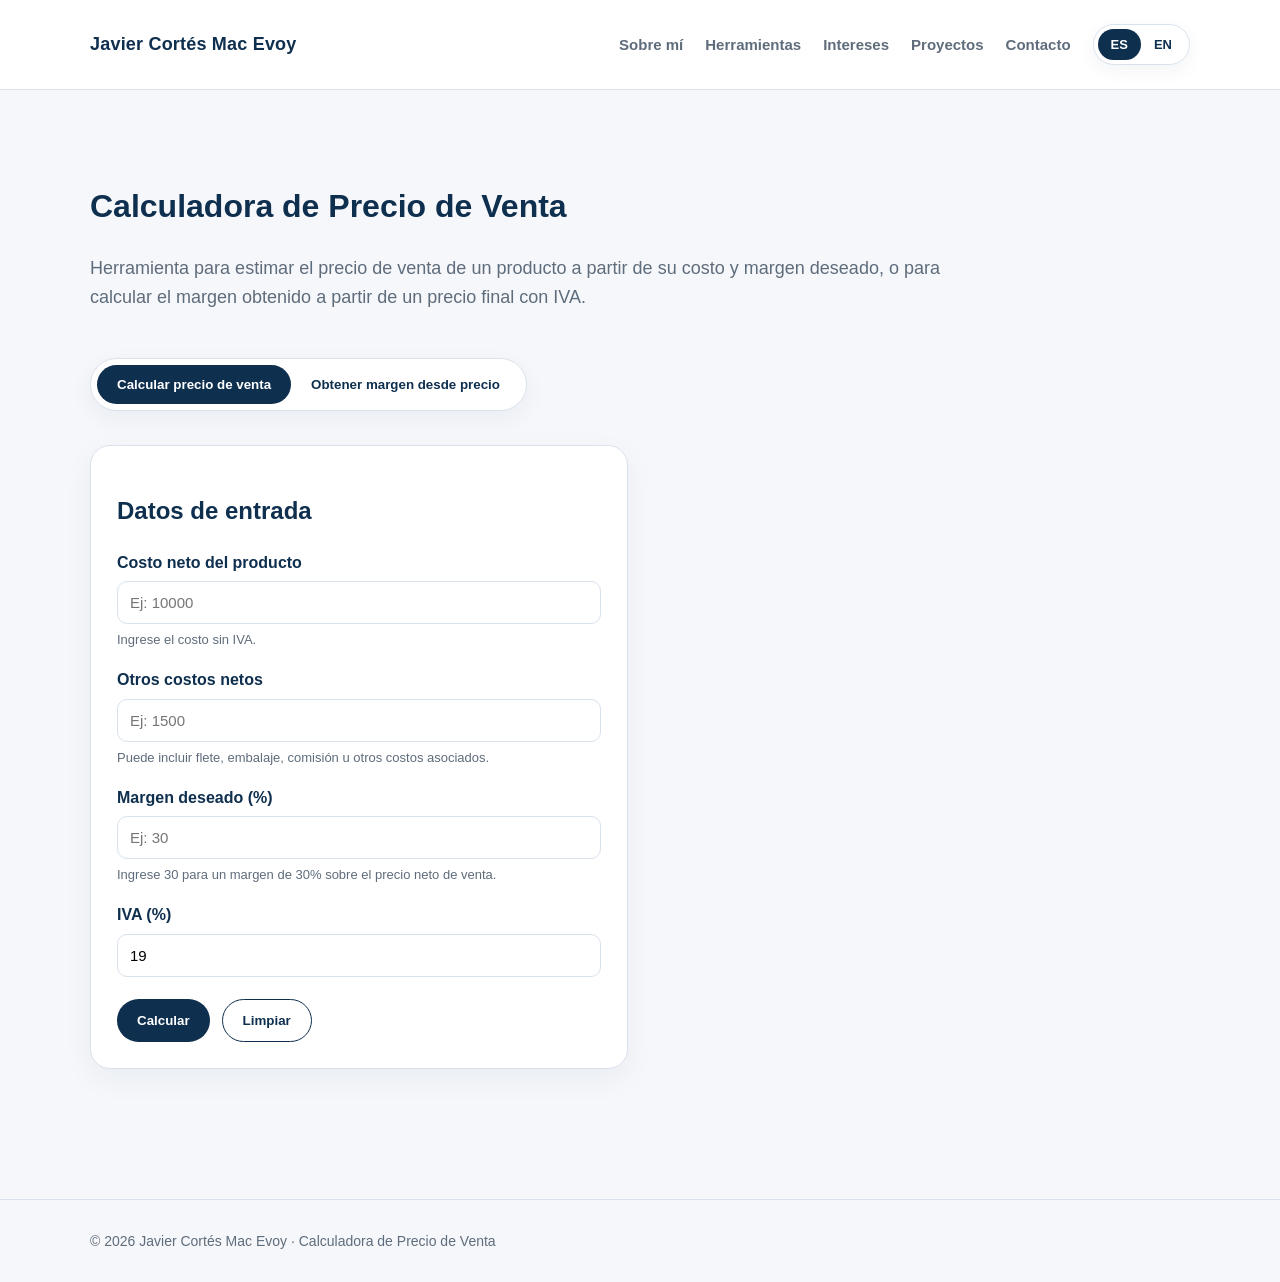
<file: herramientas/calculo-precio-venta/index.html>
<!DOCTYPE html>
<html lang="es">
<head>
  <meta charset="UTF-8">
  <meta name="viewport" content="width=device-width, initial-scale=1.0">
  <title>Calculadora de Precio de Venta | Javier Cortés Mac Evoy</title>
  <meta name="description" content="Calcula el precio de venta a partir del costo y el margen deseado, o el margen obtenido desde un precio final con IVA.">

<!-- Google Analytics -->
<script async src="https://www.googletagmanager.com/gtag/js?id=G-1M1TVZT13N"></script>
<script>
  window.dataLayer = window.dataLayer || [];
  function gtag(){dataLayer.push(arguments);}
  gtag('js', new Date());

  gtag('config', 'G-1M1TVZT13N', {
    send_page_view: true
  });
</script>

<!-- Microsoft Clarity -->
<script type="text/javascript">
  (function(c,l,a,r,i,t,y){
    c[a]=c[a]||function(){(c[a].q=c[a].q||[]).push(arguments)};
    t=l.createElement(r);t.async=1;t.src="https://www.clarity.ms/tag/"+i;
    y=l.getElementsByTagName(r)[0];y.parentNode.insertBefore(t,y);
  })(window, document, "clarity", "script", "y1c670qxg2");
</script>
  

  
  <style>
    :root {
      --bg: #f5f7fa;
      --card: #ffffff;
      --text: #1f2933;
      --muted: #5f6c7b;
      --primary: #0f2f4f;
      --accent: #2563eb;
      --line: #d9e2ec;
      --soft: #edf4ff;
    }

    * { box-sizing: border-box; }

    body {
      margin: 0;
      font-family: Arial, Helvetica, sans-serif;
      background: var(--bg);
      color: var(--text);
      line-height: 1.6;
    }

    .container {
      width: min(1100px, 92%);
      margin: 0 auto;
    }

    header {
      padding: 24px 0;
      border-bottom: 1px solid var(--line);
      background: rgba(255, 255, 255, 0.92);
      backdrop-filter: blur(8px);
      position: sticky;
      top: 0;
      z-index: 10;
    }

    nav {
      display: flex;
      justify-content: space-between;
      align-items: center;
      gap: 24px;
    }

    .brand {
      font-weight: 800;
      color: var(--primary);
      letter-spacing: 0.2px;
      font-size: 18px;
    }

    .nav-links {
      display: flex;
      align-items: center;
      gap: 22px;
      flex-wrap: wrap;
    }

    .nav-links a {
      text-decoration: none;
      color: var(--muted);
      font-size: 15px;
      font-weight: 700;
    }

    .nav-links a:hover { color: var(--accent); }

    .lang-switch {
      display: inline-flex;
      background: #ffffff;
      border: 1px solid var(--line);
      border-radius: 999px;
      padding: 4px;
      box-shadow: 0 6px 18px rgba(15, 47, 79, 0.05);
    }

    .lang-switch button {
      border: none;
      background: transparent;
      color: var(--primary);
      padding: 8px 13px;
      border-radius: 999px;
      cursor: pointer;
      font-weight: 800;
      font-size: 13px;
      transition: all 0.2s ease;
    }

    .lang-switch button.active {
      background: var(--primary);
      color: #ffffff;
    }

    main { padding: 70px 0; }

    h1, h2, h3 { color: var(--primary); }

    .intro {
      max-width: 850px;
      font-size: 18px;
      color: var(--muted);
      text-align: justify;
    }

    .mode-switch {
      display: inline-flex;
      background: #ffffff;
      border: 1px solid var(--line);
      border-radius: 999px;
      padding: 6px;
      margin-top: 28px;
      box-shadow: 0 8px 24px rgba(15, 47, 79, 0.05);
    }

    .mode-switch button {
      margin: 0;
      border-radius: 999px;
      background: transparent;
      color: var(--primary);
      border: none;
      padding: 12px 20px;
      cursor: pointer;
      font-weight: 700;
    }

    .mode-switch button.active {
      background: var(--primary);
      color: #ffffff;
    }

    .layout {
      display: grid;
      grid-template-columns: 1fr 1fr;
      gap: 24px;
      margin-top: 34px;
    }

    .card {
      background: var(--card);
      border: 1px solid var(--line);
      border-radius: 20px;
      padding: 26px;
      box-shadow: 0 10px 30px rgba(15, 47, 79, 0.05);
    }

    label {
      display: block;
      margin-top: 16px;
      font-weight: 700;
      color: var(--primary);
    }

    input {
      width: 100%;
      padding: 12px;
      margin-top: 6px;
      border: 1px solid var(--line);
      border-radius: 10px;
      font-size: 15px;
    }

    .help {
      margin-top: 6px;
      font-size: 13px;
      color: var(--muted);
    }

    .button-row {
      display: flex;
      gap: 12px;
      flex-wrap: wrap;
      margin-top: 22px;
    }

    .primary-button, .secondary-button {
      padding: 13px 20px;
      border-radius: 999px;
      font-weight: 700;
      cursor: pointer;
    }

    .primary-button {
      border: none;
      background: var(--primary);
      color: #ffffff;
    }

    .primary-button:hover { background: var(--accent); }

    .secondary-button {
      border: 1px solid var(--primary);
      background: #ffffff;
      color: var(--primary);
    }

    .results { display: none; }

    .result-grid {
      display: grid;
      grid-template-columns: 1fr 1fr;
      gap: 14px;
      margin-top: 14px;
    }

    .metric {
      background: var(--soft);
      border: 1px solid var(--line);
      border-radius: 16px;
      padding: 16px;
    }

    .metric span {
      display: block;
      color: var(--muted);
      font-size: 14px;
    }

    .metric strong {
      display: block;
      margin-top: 6px;
      color: var(--primary);
      font-size: 21px;
    }

    .summary, .note {
      display: none;
      margin-top: 26px;
      background: var(--card);
      border: 1px solid var(--line);
      border-radius: 20px;
      padding: 24px;
    }

    .summary p, .note p {
      color: var(--muted);
      text-align: justify;
    }

    footer {
      margin-top: 60px;
      padding: 30px 0;
      border-top: 1px solid var(--line);
      color: var(--muted);
      font-size: 14px;
    }

    @media (max-width: 850px) {
      nav {
        flex-direction: column;
        align-items: flex-start;
      }

      .nav-links { gap: 14px; }
      .layout, .result-grid { grid-template-columns: 1fr; }

      .mode-switch {
        width: 100%;
        flex-direction: column;
        border-radius: 20px;
      }
    }
  </style>
</head>

<body>
  <header>
    <div class="container">
      <nav>
        <div class="brand">Javier Cortés Mac Evoy</div>

        <div class="nav-links">
          <a href="../../#sobre-mi" data-i18n="nav_about">Sobre mí</a>
          <a href="../../#herramientas" data-i18n="nav_tools">Herramientas</a>
          <a href="../../#intereses" data-i18n="nav_interests">Intereses</a>
          <a href="../../proyectos/" data-i18n="nav_projects">Proyectos</a>
          <a href="../../#contacto" data-i18n="nav_contact">Contacto</a>

          <div class="lang-switch" aria-label="Selector de idioma">
            <button id="btnES" type="button" class="active" onclick="setLanguage('es')">ES</button>
            <button id="btnEN" type="button" onclick="setLanguage('en')">EN</button>
          </div>
        </div>
      </nav>
    </div>
  </header>

  <main>
    <div class="container">
      <h1 data-i18n="title">Calculadora de Precio de Venta</h1>

      <p class="intro" data-i18n="intro">
        Herramienta para estimar el precio de venta de un producto a partir de su costo y margen deseado, o para calcular el margen obtenido a partir de un precio final con IVA.
      </p>

      <div class="mode-switch">
        <button id="btnModoPrecio" class="active" type="button" onclick="cambiarModo('precio')" data-i18n="mode_price">
          Calcular precio de venta
        </button>
        <button id="btnModoMargen" type="button" onclick="cambiarModo('margen')" data-i18n="mode_margin">
          Obtener margen desde precio
        </button>
      </div>

      <div class="layout">
        <div class="card">
          <h2 data-i18n="input_title">Datos de entrada</h2>

          <label for="costo" data-i18n="cost_label">Costo neto del producto</label>
          <input id="costo" type="number" placeholder="Ej: 10000" step="100">
          <div class="help" data-i18n="cost_help">Ingrese el costo sin IVA.</div>

          <label for="otrosCostos" data-i18n="other_costs_label">Otros costos netos</label>
          <input id="otrosCostos" type="number" placeholder="Ej: 1500" step="100">
          <div class="help" data-i18n="other_costs_help">Puede incluir flete, embalaje, comisión u otros costos asociados.</div>

          <div id="campoMargen">
            <label for="margen" data-i18n="margin_label">Margen deseado (%)</label>
            <input id="margen" type="number" placeholder="Ej: 30" step="0.1">
            <div class="help" data-i18n="margin_help">Ingrese 30 para un margen de 30% sobre el precio neto de venta.</div>
          </div>

          <div id="campoPrecioFinal" style="display:none;">
            <label for="precioFinal" data-i18n="final_price_label">Precio final con IVA</label>
            <input id="precioFinal" type="number" placeholder="Ej: 19990" step="100">
            <div class="help" data-i18n="final_price_help">Ingrese el precio final cobrado al cliente.</div>
          </div>

          <label for="iva" data-i18n="vat_label">IVA (%)</label>
          <input id="iva" type="number" value="19" step="0.1">

          <div class="button-row">
            <button class="primary-button" type="button" onclick="calcular()" data-analytics-tool="Cálculo Precio Venta" data-analytics-event="calculo_realizado" data-i18n="calculate">Calcular</button>
            
            <button class="secondary-button" type="button" onclick="limpiar()" data-i18n="clear">Limpiar</button>
          </div>
        </div>

        <div class="card results">
          <h2 data-i18n="results_title">Resultados</h2>

          <div class="result-grid">
            <div class="metric">
              <span data-i18n="total_cost">Costo total neto</span>
              <strong id="resultadoCosto">-</strong>
            </div>

            <div class="metric">
              <span data-i18n="net_price">Precio neto de venta</span>
              <strong id="resultadoNeto">-</strong>
            </div>

            <div class="metric">
              <span data-i18n="vat_result">IVA</span>
              <strong id="resultadoIVA">-</strong>
            </div>

            <div class="metric">
              <span data-i18n="gross_price">Precio final con IVA</span>
              <strong id="resultadoFinal">-</strong>
            </div>

            <div class="metric">
              <span data-i18n="profit">Utilidad neta</span>
              <strong id="resultadoUtilidad">-</strong>
            </div>

            <div class="metric">
              <span data-i18n="applied_margin">Margen aplicado</span>
              <strong id="resultadoMargen">-</strong>
            </div>
          </div>
        </div>
      </div>

      <div class="summary">
        <h2 data-i18n="summary_title">Resumen</h2>
        <p id="resumenTexto">-</p>
      </div>

      <div class="note">
        <h2 data-i18n="note_title">Nota</h2>
        <p data-i18n="note_1">
          Esta información se proporciona únicamente con fines educativos, de experimentación y apoyo al aprendizaje.
        </p>
        <p data-i18n="note_2">
          Los resultados son referenciales y dependen de los datos ingresados. Esta herramienta no reemplaza una evaluación contable, tributaria o financiera específica.
        </p>
      </div>
    </div>
  </main>

  <footer>
    <div class="container" data-i18n="footer">
      © 2026 Javier Cortés Mac Evoy · Calculadora de Precio de Venta
    </div>
  </footer>

  <script>
    let modoActual = "precio";
    let idiomaActual = localStorage.getItem("jcm_lang") || "es";

    const i18n = {
      es: {
        nav_about: "Sobre mí",
        nav_tools: "Herramientas",
        nav_interests: "Intereses",
        nav_projects: "Proyectos",
        nav_contact: "Contacto",
        title: "Calculadora de Precio de Venta",
        intro: "Herramienta para estimar el precio de venta de un producto a partir de su costo y margen deseado, o para calcular el margen obtenido a partir de un precio final con IVA.",
        mode_price: "Calcular precio de venta",
        mode_margin: "Obtener margen desde precio",
        input_title: "Datos de entrada",
        cost_label: "Costo neto del producto",
        cost_help: "Ingrese el costo sin IVA.",
        other_costs_label: "Otros costos netos",
        other_costs_help: "Puede incluir flete, embalaje, comisión u otros costos asociados.",
        margin_label: "Margen deseado (%)",
        margin_help: "Ingrese 30 para un margen de 30% sobre el precio neto de venta.",
        final_price_label: "Precio final con IVA",
        final_price_help: "Ingrese el precio final cobrado al cliente.",
        vat_label: "IVA (%)",
        calculate: "Calcular",
        clear: "Limpiar",
        results_title: "Resultados",
        total_cost: "Costo total neto",
        net_price: "Precio neto de venta",
        vat_result: "IVA",
        gross_price: "Precio final con IVA",
        profit: "Utilidad neta",
        applied_margin: "Margen aplicado",
        summary_title: "Resumen",
        note_title: "Nota",
        note_1: "Esta información se proporciona únicamente con fines educativos, de experimentación y apoyo al aprendizaje.",
        note_2: "Los resultados son referenciales y dependen de los datos ingresados. Esta herramienta no reemplaza una evaluación contable, tributaria o financiera específica.",
        footer: "© 2026 Javier Cortés Mac Evoy · Calculadora de Precio de Venta",
        alert: "Revise los datos ingresados. Los valores deben ser válidos.",
        summary_price: "Con un costo total neto de {costo}, para obtener un margen de {margen}% se requiere un precio neto de venta de {neto}. Al aplicar IVA, el precio final estimado sería {final}.",
        summary_margin: "Con un costo total neto de {costo} y un precio final con IVA de {final}, el precio neto de venta sería {neto}. La utilidad neta estimada sería {utilidad}, equivalente a un margen aproximado de {margen}%.",
        no_summary: "-"
      },
      en: {
        nav_about: "About me",
        nav_tools: "Tools",
        nav_interests: "Interests",
        nav_projects: "Projects",
        nav_contact: "Contact",
        title: "Selling Price Calculator",
        intro: "Tool to estimate the selling price of a product based on cost and desired margin, or to calculate the margin obtained from a final VAT-included price.",
        mode_price: "Calculate selling price",
        mode_margin: "Get margin from price",
        input_title: "Input data",
        cost_label: "Net product cost",
        cost_help: "Enter the cost without VAT.",
        other_costs_label: "Other net costs",
        other_costs_help: "You may include freight, packaging, commissions, or other related costs.",
        margin_label: "Desired margin (%)",
        margin_help: "Enter 30 for a 30% margin over the net selling price.",
        final_price_label: "Final price with VAT",
        final_price_help: "Enter the final price charged to the customer.",
        vat_label: "VAT (%)",
        calculate: "Calculate",
        clear: "Clear",
        results_title: "Results",
        total_cost: "Total net cost",
        net_price: "Net selling price",
        vat_result: "VAT",
        gross_price: "Final price with VAT",
        profit: "Net profit",
        applied_margin: "Applied margin",
        summary_title: "Summary",
        note_title: "Note",
        note_1: "This information is provided solely for educational, experimental, and learning-support purposes.",
        note_2: "Results are referential and depend on the data entered. This tool does not replace a specific accounting, tax, or financial assessment.",
        footer: "© 2026 Javier Cortés Mac Evoy · Selling Price Calculator",
        alert: "Please review the entered data. Values must be valid.",
        summary_price: "With a total net cost of {costo}, to obtain a margin of {margen}% the required net selling price is {neto}. After applying VAT, the estimated final price would be {final}.",
        summary_margin: "With a total net cost of {costo} and a final VAT-included price of {final}, the net selling price would be {neto}. The estimated net profit would be {utilidad}, equivalent to an approximate margin of {margen}%.",
        no_summary: "-"
      }
    };

    function setLanguage(lang) {
      idiomaActual = lang;
      localStorage.setItem("jcm_lang", lang);
      document.documentElement.lang = lang;

      document.querySelectorAll("[data-i18n]").forEach(function (element) {
        const key = element.getAttribute("data-i18n");
        if (i18n[lang][key]) {
          element.textContent = i18n[lang][key];
        }
      });

      document.getElementById("btnES").classList.toggle("active", lang === "es");
      document.getElementById("btnEN").classList.toggle("active", lang === "en");
    }

    function cambiarModo(modo) {
      modoActual = modo;

      document.getElementById("campoMargen").style.display = modo === "precio" ? "block" : "none";
      document.getElementById("campoPrecioFinal").style.display = modo === "margen" ? "block" : "none";

      document.getElementById("btnModoPrecio").classList.toggle("active", modo === "precio");
      document.getElementById("btnModoMargen").classList.toggle("active", modo === "margen");

      ocultarResultados();
    }

    function ocultarResultados() {
      document.querySelector(".results").style.display = "none";
      document.querySelector(".summary").style.display = "none";
      document.querySelector(".note").style.display = "none";
    }

    function mostrarResultados() {
      document.querySelector(".results").style.display = "block";
      document.querySelector(".summary").style.display = "block";
      document.querySelector(".note").style.display = "block";
    }

    function moneda(valor) {
      return "$" + Math.round(valor).toLocaleString("es-CL");
    }

    function porcentaje(valor) {
      return valor.toFixed(1) + "%";
    }

    function calcular() {
      const costo = parseFloat(document.getElementById("costo").value);
      const otrosCostos = parseFloat(document.getElementById("otrosCostos").value) || 0;
      const iva = parseFloat(document.getElementById("iva").value);

      if (isNaN(costo) || costo <= 0 || otrosCostos < 0 || isNaN(iva) || iva < 0) {
        alert(i18n[idiomaActual].alert);
        return;
      }

      if (modoActual === "precio") {
        calcularPrecio(costo, otrosCostos, iva);
      } else {
        calcularMargen(costo, otrosCostos, iva);
      }
    }

    function calcularPrecio(costo, otrosCostos, iva) {
      const margenDeseado = parseFloat(document.getElementById("margen").value);

      if (isNaN(margenDeseado) || margenDeseado < 0 || margenDeseado >= 100) {
        alert(i18n[idiomaActual].alert);
        return;
      }

      const costoTotal = costo + otrosCostos;
      const precioNeto = costoTotal / (1 - margenDeseado / 100);
      const montoIVA = precioNeto * (iva / 100);
      const precioFinal = precioNeto + montoIVA;
      const utilidad = precioNeto - costoTotal;
      const margenAplicado = (utilidad / precioNeto) * 100;

      pintarResultados(costoTotal, precioNeto, montoIVA, precioFinal, utilidad, margenAplicado);

      document.getElementById("resumenTexto").textContent = i18n[idiomaActual].summary_price
        .replace("{costo}", moneda(costoTotal))
        .replace("{margen}", margenDeseado.toFixed(1))
        .replace("{neto}", moneda(precioNeto))
        .replace("{final}", moneda(precioFinal));
    }

    function calcularMargen(costo, otrosCostos, iva) {
      const precioFinal = parseFloat(document.getElementById("precioFinal").value);

      if (isNaN(precioFinal) || precioFinal <= 0) {
        alert(i18n[idiomaActual].alert);
        return;
      }

      const costoTotal = costo + otrosCostos;
      const precioNeto = precioFinal / (1 + iva / 100);
      const montoIVA = precioFinal - precioNeto;
      const utilidad = precioNeto - costoTotal;
      const margenAplicado = (utilidad / precioNeto) * 100;

      pintarResultados(costoTotal, precioNeto, montoIVA, precioFinal, utilidad, margenAplicado);

      document.getElementById("resumenTexto").textContent = i18n[idiomaActual].summary_margin
        .replace("{costo}", moneda(costoTotal))
        .replace("{final}", moneda(precioFinal))
        .replace("{neto}", moneda(precioNeto))
        .replace("{utilidad}", moneda(utilidad))
        .replace("{margen}", margenAplicado.toFixed(1));
    }

    function pintarResultados(costoTotal, precioNeto, montoIVA, precioFinal, utilidad, margenAplicado) {
      mostrarResultados();

      document.getElementById("resultadoCosto").textContent = moneda(costoTotal);
      document.getElementById("resultadoNeto").textContent = moneda(precioNeto);
      document.getElementById("resultadoIVA").textContent = moneda(montoIVA);
      document.getElementById("resultadoFinal").textContent = moneda(precioFinal);
      document.getElementById("resultadoUtilidad").textContent = moneda(utilidad);
      document.getElementById("resultadoMargen").textContent = porcentaje(margenAplicado);
    }

    function limpiar() {
      document.getElementById("costo").value = "";
      document.getElementById("otrosCostos").value = "";
      document.getElementById("margen").value = "";
      document.getElementById("precioFinal").value = "";
      document.getElementById("iva").value = "19";
      document.getElementById("resumenTexto").textContent = i18n[idiomaActual].no_summary;

      ["resultadoCosto", "resultadoNeto", "resultadoIVA", "resultadoFinal", "resultadoUtilidad", "resultadoMargen"].forEach(function (id) {
        document.getElementById(id).textContent = "-";
      });

      ocultarResultados();
    }

    setLanguage(idiomaActual);
    cambiarModo("precio");
  </script>
  <script src="../../assets/js/analytics.js"></script>
</body>
</html>
</file>
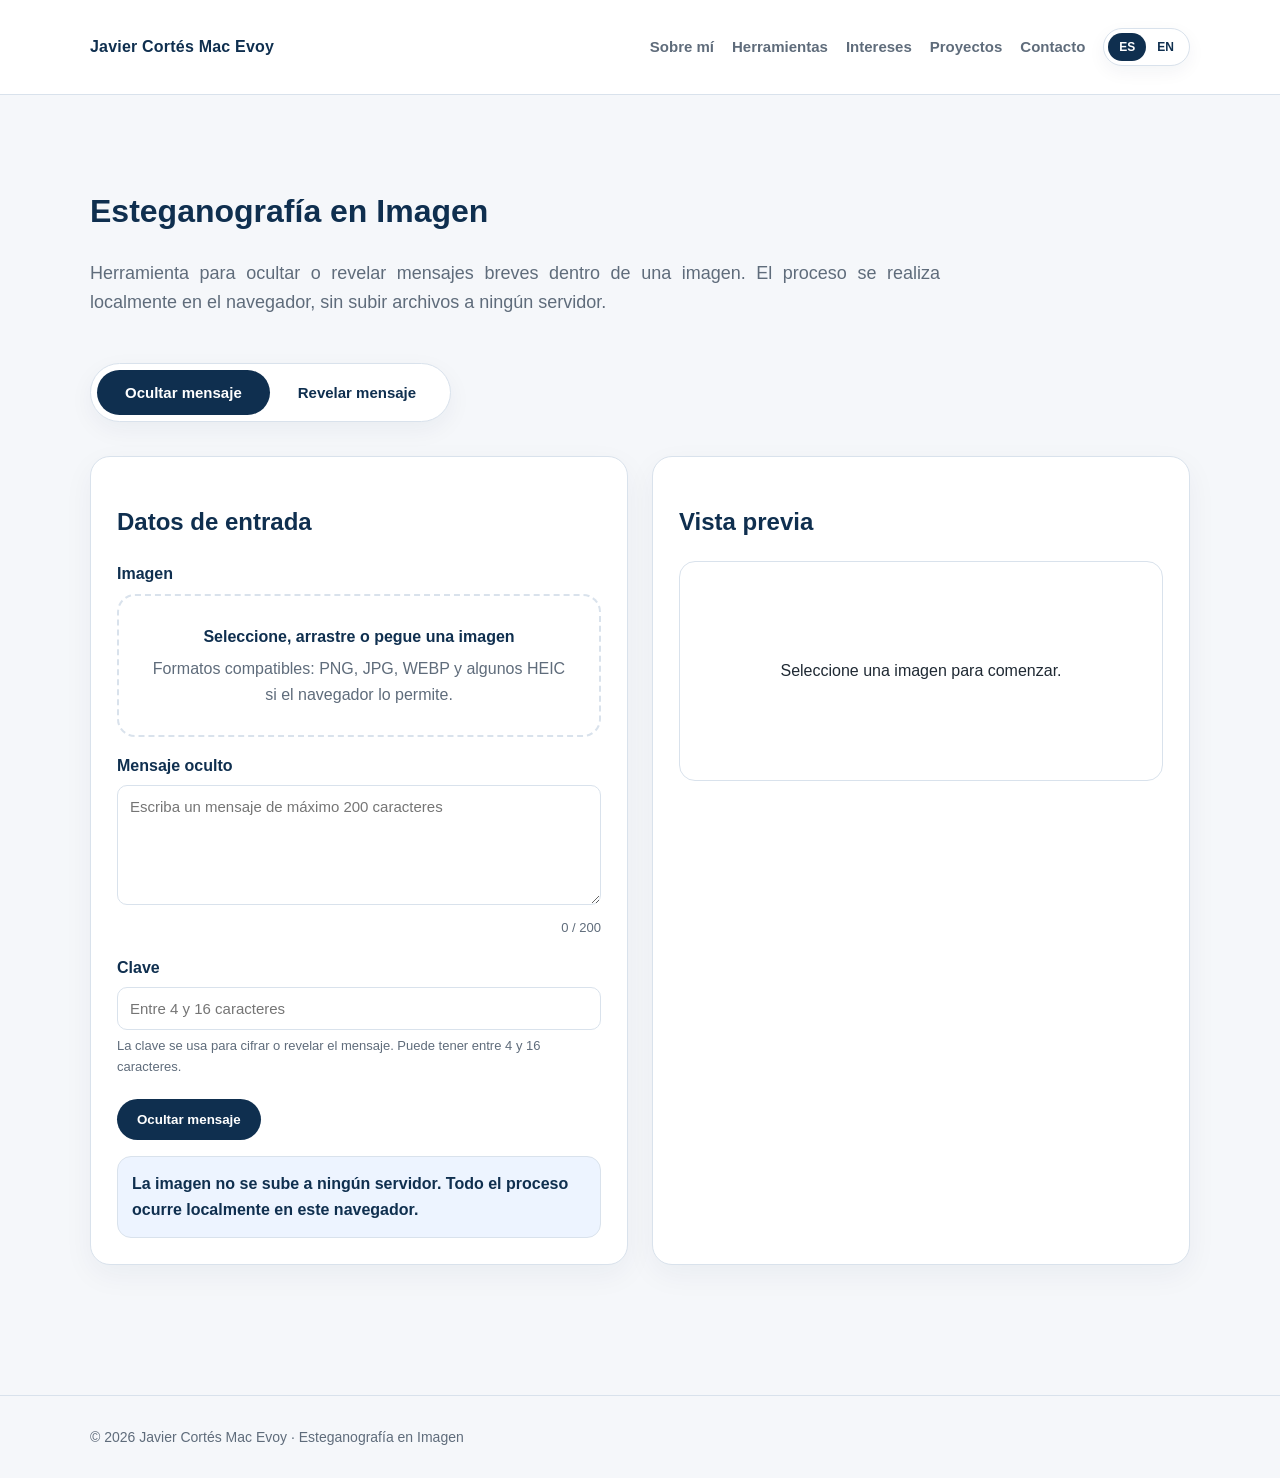
<file: herramientas/esteganografia/index.html>
<!DOCTYPE html>
<html lang="es">
<head>
  <meta charset="UTF-8">
  <meta name="viewport" content="width=device-width, initial-scale=1.0">
  <title data-title-key="pageTitle">Esteganografía en Imagen | Javier Cortés Mac Evoy</title>
  <meta name="description" content="Oculta o revela mensajes breves dentro de una imagen. El proceso ocurre localmente en el navegador, sin subir archivos a ningún servidor.">

<!-- Google Analytics -->
<script async src="https://www.googletagmanager.com/gtag/js?id=G-1M1TVZT13N"></script>
<script>
  window.dataLayer = window.dataLayer || [];
  function gtag(){dataLayer.push(arguments);}
  gtag('js', new Date());

  gtag('config', 'G-1M1TVZT13N', {
    send_page_view: true
  });
</script>

<!-- Microsoft Clarity -->
<script type="text/javascript">
  (function(c,l,a,r,i,t,y){
    c[a]=c[a]||function(){(c[a].q=c[a].q||[]).push(arguments)};
    t=l.createElement(r);t.async=1;t.src="https://www.clarity.ms/tag/"+i;
    y=l.getElementsByTagName(r)[0];y.parentNode.insertBefore(t,y);
  })(window, document, "clarity", "script", "y1c670qxg2");
</script>
  

  
  <style>
    :root {
      --bg: #f5f7fa;
      --card: #ffffff;
      --text: #1f2933;
      --muted: #5f6c7b;
      --primary: #0f2f4f;
      --accent: #2563eb;
      --line: #d9e2ec;
      --soft: #edf4ff;
    }

    * { box-sizing: border-box; }

    body {
      margin: 0;
      font-family: Arial, Helvetica, sans-serif;
      background: var(--bg);
      color: var(--text);
      line-height: 1.6;
    }

    .container {
      width: min(1100px, 92%);
      margin: 0 auto;
    }

    header {
      padding: 28px 0;
      border-bottom: 1px solid var(--line);
      background: var(--card);
    }

    nav {
      display: flex;
      justify-content: space-between;
      align-items: center;
      gap: 24px;
    }

    .brand {
      font-weight: 700;
      color: var(--primary);
      letter-spacing: 0.2px;
    }

    .nav-links {
      display: flex;
      align-items: center;
      gap: 18px;
      flex-wrap: wrap;
    }

    .nav-links a {
      text-decoration: none;
      color: var(--muted);
      font-size: 15px;
      font-weight: 700;
    }

    .nav-links a:hover { color: var(--accent); }

    .language-switch {
      display: inline-flex;
      align-items: center;
      background: #ffffff;
      border: 1px solid var(--line);
      border-radius: 999px;
      padding: 4px;
      box-shadow: 0 6px 18px rgba(15, 47, 79, 0.05);
    }

    .lang-button {
      margin: 0;
      width: auto;
      border: none;
      border-radius: 999px;
      background: transparent;
      color: var(--primary);
      padding: 7px 11px;
      font-size: 12px;
      font-weight: 800;
      cursor: pointer;
    }

    .lang-button.active {
      background: var(--primary);
      color: #ffffff;
    }

    main { padding: 70px 0; }

    h1, h2, h3 { color: var(--primary); }

    .intro {
      max-width: 850px;
      font-size: 18px;
      color: var(--muted);
      text-align: justify;
    }

    .segmented-control {
      display: inline-flex;
      background: #ffffff;
      border: 1px solid var(--line);
      border-radius: 999px;
      padding: 6px;
      margin-top: 28px;
      box-shadow: 0 8px 24px rgba(15, 47, 79, 0.05);
    }

    .segment {
      border: none;
      background: transparent;
      color: var(--primary);
      padding: 14px 28px;
      border-radius: 999px;
      cursor: pointer;
      font-weight: 700;
      font-size: 15px;
      transition: all 0.25s ease;
    }

    .segment:hover { background: var(--soft); }

    .segment.active {
      background: var(--primary);
      color: #ffffff;
    }

    .layout {
      display: grid;
      grid-template-columns: 1fr 1fr;
      gap: 24px;
      margin-top: 34px;
    }

    .card {
      background: var(--card);
      border: 1px solid var(--line);
      border-radius: 20px;
      padding: 26px;
      box-shadow: 0 10px 30px rgba(15, 47, 79, 0.05);
    }

    label {
      display: block;
      margin-top: 16px;
      font-weight: 700;
      color: var(--primary);
    }

    input, textarea {
      width: 100%;
      padding: 12px;
      margin-top: 6px;
      border: 1px solid var(--line);
      border-radius: 10px;
      font-size: 15px;
      font-family: Arial, Helvetica, sans-serif;
    }

    textarea {
      min-height: 120px;
      resize: vertical;
    }

    .drop-zone {
      margin-top: 8px;
      padding: 28px;
      border: 2px dashed var(--line);
      border-radius: 18px;
      background: #ffffff;
      color: var(--muted);
      cursor: pointer;
      text-align: center;
      transition: all 0.2s ease;
    }

    .drop-zone strong {
      display: block;
      color: var(--primary);
      margin-bottom: 6px;
    }

    .drop-zone.active {
      border-color: var(--accent);
      background: #f8fbff;
    }

    .help, .counter, .file-name {
      margin-top: 6px;
      font-size: 13px;
      color: var(--muted);
    }

    .counter { text-align: right; }

    .file-name {
      color: var(--primary);
      font-weight: 700;
      word-break: break-word;
    }

    .primary-button, .secondary-button {
      margin-top: 22px;
      padding: 13px 20px;
      border-radius: 999px;
      font-weight: 700;
      cursor: pointer;
    }

    .primary-button {
      border: none;
      background: var(--primary);
      color: #ffffff;
    }

    .primary-button:hover { background: var(--accent); }

    .secondary-button {
      border: 1px solid var(--primary);
      background: #ffffff;
      color: var(--primary);
    }

    .primary-button:disabled,
    .secondary-button:disabled {
      opacity: 0.45;
      cursor: not-allowed;
    }

    .status {
      margin-top: 16px;
      padding: 14px;
      background: var(--soft);
      border: 1px solid var(--line);
      border-radius: 14px;
      color: var(--primary);
      font-weight: 700;
      white-space: pre-wrap;
    }

    .preview {
      margin-top: 18px;
      padding: 18px;
      background: #ffffff;
      border: 1px solid var(--line);
      border-radius: 16px;
      min-height: 220px;
      display: flex;
      align-items: center;
      justify-content: center;
      overflow: hidden;
    }

    .preview img {
      max-width: 100%;
      max-height: 360px;
      border-radius: 12px;
      border: 1px solid var(--line);
    }

    .result-box, .note {
      display: none;
      margin-top: 26px;
      background: var(--card);
      border: 1px solid var(--line);
      border-radius: 20px;
      padding: 24px;
    }

    .result-message {
      background: #f8fafc;
      border: 1px solid var(--line);
      border-radius: 14px;
      padding: 16px;
      color: var(--text);
      white-space: pre-wrap;
      word-break: break-word;
    }

    .note p {
      color: var(--muted);
      text-align: justify;
    }

    canvas { display: none; }

    footer {
      margin-top: 60px;
      padding: 30px 0;
      border-top: 1px solid var(--line);
      color: var(--muted);
      font-size: 14px;
    }

    @media (max-width: 850px) {
      nav {
        flex-direction: column;
        align-items: flex-start;
      }

      .nav-links {
        gap: 14px;
      }

      .layout { grid-template-columns: 1fr; }

      .segmented-control {
        width: 100%;
        display: flex;
        flex-direction: column;
        border-radius: 20px;
      }

      .segment { width: 100%; }
    }
  </style>
</head>

<body>
  <header>
    <div class="container">
      <nav>
        <div class="brand">Javier Cortés Mac Evoy</div>
        <div class="nav-links">
          <a href="../../#sobre-mi" data-i18n="navAbout">Sobre mí</a>
          <a href="../../#herramientas" data-i18n="navTools">Herramientas</a>
          <a href="../../#intereses" data-i18n="navInterests">Intereses</a>
          <a href="../../proyectos/" data-i18n="navProjects">Proyectos</a>
          <a href="../../#contacto" data-i18n="navContact">Contacto</a>

          <div class="language-switch" aria-label="Selector de idioma">
            <button id="langES" class="lang-button active" type="button">ES</button>
            <button id="langEN" class="lang-button" type="button">EN</button>
          </div>
        </div>
      </nav>
    </div>
  </header>

  <main>
    <div class="container">
      <h1 data-i18n="pageTitle">Esteganografía en Imagen</h1>

      <p class="intro" data-i18n="intro">
        Herramienta para ocultar o revelar mensajes breves dentro de una imagen. El proceso se realiza localmente en el navegador, sin subir archivos a ningún servidor.
      </p>

      <div class="segmented-control">
        <button id="btnHide" class="segment active" type="button" data-i18n="tabHide">Ocultar mensaje</button>
        <button id="btnReveal" class="segment" type="button" data-i18n="tabReveal">Revelar mensaje</button>
      </div>

      <div class="layout">
        <div class="card">
          <h2 data-i18n="inputTitle">Datos de entrada</h2>

          <label data-i18n="imageLabel">Imagen</label>
          <div id="dropZone" class="drop-zone" tabindex="0">
            <strong data-i18n="dropTitle">Seleccione, arrastre o pegue una imagen</strong>
            <span data-i18n="dropHelp">Formatos compatibles: PNG, JPG, WEBP y algunos HEIC si el navegador lo permite.</span>
          </div>

          <input id="imageInput" type="file" accept="image/png,image/jpeg,image/webp,image/heic,image/heif" hidden>
          <div id="fileName" class="file-name"></div>

          <div id="hideFields">
            <label for="messageInput" data-i18n="messageLabel">Mensaje oculto</label>
            <textarea id="messageInput" maxlength="200" placeholder="Escriba un mensaje de máximo 200 caracteres" data-i18n-placeholder="messagePlaceholder"></textarea>
            <div id="charCounter" class="counter">0 / 200</div>
          </div>

          <label for="keyInput" data-i18n="keyLabel">Clave</label>
          <input id="keyInput" type="password" maxlength="16" placeholder="Entre 4 y 16 caracteres" data-i18n-placeholder="keyPlaceholder">
          <div class="help" data-i18n="keyHelp">La clave se usa para cifrar o revelar el mensaje. Puede tener entre 4 y 16 caracteres.</div>

 <button id="mainAction"
        class="primary-button"
        type="button"
        data-analytics-tool="Esteganografía"
        data-analytics-event="uso_herramienta"
        data-i18n="hideAction">
    Ocultar mensaje
</button>

          <div id="statusBox" class="status" data-i18n="localStatus">
            La imagen no se sube a ningún servidor. Todo el proceso ocurre localmente en este navegador.
          </div>
        </div>

        <div class="card">
          <h2 data-i18n="previewTitle">Vista previa</h2>
          <div id="previewBox" class="preview">
            <span data-i18n="previewPlaceholder">Seleccione una imagen para comenzar.</span>
          </div>

          <button id="downloadButton" class="secondary-button" type="button" style="display:none;" data-i18n="downloadPNG">Descargar PNG</button>
        </div>
      </div>

      <div id="resultBox" class="result-box">
        <h2 data-i18n="revealedTitle">Mensaje revelado</h2>
        <div id="revealedMessage" class="result-message"></div>
      </div>

      <div id="noteBox" class="note">
        <h2 data-i18n="noteTitle">Nota</h2>
        <p data-i18n="note1">Esta herramienta se proporciona únicamente con fines educativos, de experimentación y apoyo al aprendizaje.</p>
        <p data-i18n="note2">La seguridad depende de la clave utilizada. Una clave corta o fácil de adivinar puede comprometer el contenido. Para conservar el mensaje oculto, mantenga la imagen como PNG y evite convertirla a JPG o enviarla mediante servicios que recompriman imágenes.</p>
      </div>

      <canvas id="workCanvas"></canvas>
    </div>
  </main>

  <footer>
    <div class="container" data-i18n="footer">© 2026 Javier Cortés Mac Evoy · Esteganografía en Imagen</div>
  </footer>

  <script>
    "use strict";

    const I18N = {
      es: {
        pageTitle: "Esteganografía en Imagen",
        navAbout: "Sobre mí",
        navTools: "Herramientas",
        navInterests: "Intereses",
        navProjects: "Proyectos",
        navContact: "Contacto",
        intro: "Herramienta para ocultar o revelar mensajes breves dentro de una imagen. El proceso se realiza localmente en el navegador, sin subir archivos a ningún servidor.",
        tabHide: "Ocultar mensaje",
        tabReveal: "Revelar mensaje",
        inputTitle: "Datos de entrada",
        imageLabel: "Imagen",
        dropTitle: "Seleccione, arrastre o pegue una imagen",
        dropHelp: "Formatos compatibles: PNG, JPG, WEBP y algunos HEIC si el navegador lo permite.",
        messageLabel: "Mensaje oculto",
        messagePlaceholder: "Escriba un mensaje de máximo 200 caracteres",
        keyLabel: "Clave",
        keyPlaceholder: "Entre 4 y 16 caracteres",
        keyHelp: "La clave se usa para cifrar o revelar el mensaje. Puede tener entre 4 y 16 caracteres.",
        hideAction: "Ocultar mensaje",
        revealAction: "Revelar mensaje",
        previewTitle: "Vista previa",
        previewPlaceholder: "Seleccione una imagen para comenzar.",
        downloadPNG: "Descargar PNG",
        revealedTitle: "Mensaje revelado",
        noteTitle: "Nota",
        note1: "Esta herramienta se proporciona únicamente con fines educativos, de experimentación y apoyo al aprendizaje.",
        note2: "La seguridad depende de la clave utilizada. Una clave corta o fácil de adivinar puede comprometer el contenido. Para conservar el mensaje oculto, mantenga la imagen como PNG y evite convertirla a JPG o enviarla mediante servicios que recompriman imágenes.",
        footer: "© 2026 Javier Cortés Mac Evoy · Esteganografía en Imagen",
        localStatus: "La imagen no se sube a ningún servidor. Todo el proceso ocurre localmente en este navegador.",
        fileSelected: "Archivo seleccionado: ",
        imageSelected: "Imagen seleccionada.",
        imageReady: "Imagen seleccionada. Presione el botón principal para continuar.",
        wait: "Espere unos segundos antes de realizar otra operación.",
        selectImage: "Debe seleccionar una imagen.",
        maxFile: "La imagen supera el tamaño máximo permitido de 5 MB.",
        invalidFile: "El archivo no corresponde a un formato de imagen válido o compatible.",
        loadError: "No fue posible cargar la imagen en este navegador.",
        keyError: "La clave debe tener entre 4 y 16 caracteres.",
        messageError: "El mensaje debe tener entre 1 y 200 caracteres.",
        processing: "Procesando imagen localmente...",
        capacityError: "La imagen no tiene capacidad suficiente para ocultar el mensaje.",
        generated: "Imagen generada correctamente. Descargue el nuevo archivo PNG.",
        genericError: "No fue posible procesar la imagen.",
        searching: "Buscando contenido oculto localmente...",
        finished: "Proceso finalizado.",
        noContent: "No se encontró contenido oculto o la clave es incorrecta.",
        firstGenerate: "Primero genere una imagen.",
        waitButton: "Espere "
      },
      en: {
        pageTitle: "Image Steganography",
        navAbout: "About me",
        navTools: "Tools",
        navInterests: "Interests",
        navProjects: "Projects",
        navContact: "Contact",
        intro: "Tool for hiding or revealing short messages inside an image. The process runs locally in the browser, without uploading files to any server.",
        tabHide: "Hide message",
        tabReveal: "Reveal message",
        inputTitle: "Input data",
        imageLabel: "Image",
        dropTitle: "Select, drag, or paste an image",
        dropHelp: "Supported formats: PNG, JPG, WEBP, and some HEIC files if the browser allows it.",
        messageLabel: "Hidden message",
        messagePlaceholder: "Write a message of up to 200 characters",
        keyLabel: "Key",
        keyPlaceholder: "Between 4 and 16 characters",
        keyHelp: "The key is used to encrypt or reveal the message. It can be between 4 and 16 characters.",
        hideAction: "Hide message",
        revealAction: "Reveal message",
        previewTitle: "Preview",
        previewPlaceholder: "Select an image to begin.",
        downloadPNG: "Download PNG",
        revealedTitle: "Revealed message",
        noteTitle: "Note",
        note1: "This tool is provided only for educational, experimental, and learning support purposes.",
        note2: "Security depends on the key used. A short or easy-to-guess key may compromise the content. To preserve the hidden message, keep the image as PNG and avoid converting it to JPG or sending it through services that recompress images.",
        footer: "© 2026 Javier Cortés Mac Evoy · Image Steganography",
        localStatus: "The image is not uploaded to any server. The entire process runs locally in this browser.",
        fileSelected: "Selected file: ",
        imageSelected: "Image selected.",
        imageReady: "Image selected. Press the main button to continue.",
        wait: "Please wait a few seconds before performing another operation.",
        selectImage: "You must select an image.",
        maxFile: "The image exceeds the maximum allowed size of 5 MB.",
        invalidFile: "The file is not a valid or compatible image format.",
        loadError: "The image could not be loaded in this browser.",
        keyError: "The key must be between 4 and 16 characters.",
        messageError: "The message must be between 1 and 200 characters.",
        processing: "Processing image locally...",
        capacityError: "The image does not have enough capacity to hide the message.",
        generated: "Image generated correctly. Download the new PNG file.",
        genericError: "The image could not be processed.",
        searching: "Searching for hidden content locally...",
        finished: "Process completed.",
        noContent: "No hidden content was found or the key is incorrect.",
        firstGenerate: "Generate an image first.",
        waitButton: "Wait "
      }
    };

    let currentLang = localStorage.getItem("siteLanguage") || "es";

    function t(key) {
      return (I18N[currentLang] && I18N[currentLang][key]) || I18N.es[key] || key;
    }

    function setLanguage(lang) {
      currentLang = lang === "en" ? "en" : "es";
      localStorage.setItem("siteLanguage", currentLang);
      document.documentElement.lang = currentLang;
      document.title = t("pageTitle") + " | Javier Cortés Mac Evoy";

      document.querySelectorAll("[data-i18n]").forEach(function (element) {
        const key = element.getAttribute("data-i18n");
        element.textContent = t(key);
      });

      document.querySelectorAll("[data-i18n-placeholder]").forEach(function (element) {
        const key = element.getAttribute("data-i18n-placeholder");
        element.setAttribute("placeholder", t(key));
      });

      document.getElementById("langES").classList.toggle("active", currentLang === "es");
      document.getElementById("langEN").classList.toggle("active", currentLang === "en");
      dom.mainAction.textContent = state.mode === "hide" ? t("hideAction") : t("revealAction");

      if (!state.file && !state.lastBlob && !dom.revealedMessage.textContent) {
        setStatus(t("localStatus"));
      }
    }

    document.getElementById("langES").addEventListener("click", function () { setLanguage("es"); });
    document.getElementById("langEN").addEventListener("click", function () { setLanguage("en"); });

    const CONFIG = Object.freeze({
      maxFileSize: 5 * 1024 * 1024,
      maxMessageLength: 200,
      minKeyLength: 4,
      maxKeyLength: 16,
      cooldownMs: 10000,
      pbkdf2Iterations: 350000,
      magic: "JCMSTEG3",
      maxPayloadLength: 4096
    });

    const state = {
      mode: "hide",
      file: null,
      lastBlob: null,
      lastFileName: "",
      cooldown: false,
      objectUrl: null
    };

    const dom = {
      btnHide: document.getElementById("btnHide"),
      btnReveal: document.getElementById("btnReveal"),
      dropZone: document.getElementById("dropZone"),
      imageInput: document.getElementById("imageInput"),
      fileName: document.getElementById("fileName"),
      hideFields: document.getElementById("hideFields"),
      messageInput: document.getElementById("messageInput"),
      charCounter: document.getElementById("charCounter"),
      keyInput: document.getElementById("keyInput"),
      mainAction: document.getElementById("mainAction"),
      statusBox: document.getElementById("statusBox"),
      previewBox: document.getElementById("previewBox"),
      downloadButton: document.getElementById("downloadButton"),
      resultBox: document.getElementById("resultBox"),
      revealedMessage: document.getElementById("revealedMessage"),
      noteBox: document.getElementById("noteBox"),
      canvas: document.getElementById("workCanvas")
    };

    const ctx = dom.canvas.getContext("2d", { willReadFrequently: true });

    dom.btnHide.addEventListener("click", function () { setMode("hide"); });
    dom.btnReveal.addEventListener("click", function () { setMode("reveal"); });
    dom.mainAction.addEventListener("click", function () { state.mode === "hide" ? runHide() : runReveal(); });
    dom.downloadButton.addEventListener("click", downloadLastPNG);

    dom.messageInput.addEventListener("input", function () {
      dom.charCounter.textContent = dom.messageInput.value.length + " / " + CONFIG.maxMessageLength;
    });

    dom.dropZone.addEventListener("click", function () { dom.imageInput.click(); });

    dom.dropZone.addEventListener("keydown", function (event) {
      if (event.key === "Enter" || event.key === " ") {
        event.preventDefault();
        dom.imageInput.click();
      }
    });

    dom.imageInput.addEventListener("change", function () {
      if (dom.imageInput.files && dom.imageInput.files[0]) {
        setSelectedFile(dom.imageInput.files[0]);
      }
    });

    dom.dropZone.addEventListener("dragover", function (event) {
      event.preventDefault();
      dom.dropZone.classList.add("active");
    });

    dom.dropZone.addEventListener("dragleave", function () { dom.dropZone.classList.remove("active"); });

    dom.dropZone.addEventListener("drop", function (event) {
      event.preventDefault();
      dom.dropZone.classList.remove("active");
      if (event.dataTransfer && event.dataTransfer.files && event.dataTransfer.files[0]) {
        setSelectedFile(event.dataTransfer.files[0]);
      }
    });

    document.addEventListener("paste", function (event) {
      if (!event.clipboardData || !event.clipboardData.items) return;

      for (let i = 0; i < event.clipboardData.items.length; i++) {
        const item = event.clipboardData.items[i];
        if (item.kind === "file") {
          const file = item.getAsFile();
          if (file) {
            setSelectedFile(file);
            break;
          }
        }
      }
    });

    function setMode(mode) {
      state.mode = mode;
      dom.btnHide.classList.toggle("active", mode === "hide");
      dom.btnReveal.classList.toggle("active", mode === "reveal");
      dom.hideFields.style.display = mode === "hide" ? "block" : "none";
      dom.mainAction.textContent = mode === "hide" ? t("hideAction") : t("revealAction");
      clearOutput();
      setStatus(t("localStatus"));
    }

    function setSelectedFile(file) {
      state.file = file;
      clearOutput();
      dom.fileName.textContent = file.name ? t("fileSelected") + file.name : t("imageSelected");
      setStatus(t("imageReady"));
    }

    function clearOutput() {
      state.lastBlob = null;
      state.lastFileName = "";
      dom.downloadButton.style.display = "none";
      dom.resultBox.style.display = "none";
      dom.noteBox.style.display = "none";
      dom.revealedMessage.textContent = "";
      clearPreview();
    }

    function clearPreview() {
      if (state.objectUrl) {
        URL.revokeObjectURL(state.objectUrl);
        state.objectUrl = null;
      }
      dom.previewBox.textContent = "";
      const placeholder = document.createElement("span");
      placeholder.textContent = t("previewPlaceholder");
      dom.previewBox.appendChild(placeholder);
    }

    function setStatus(message) { dom.statusBox.textContent = message; }
    function showNote() { dom.noteBox.style.display = "block"; }
    function validateKey(key) { return key.length >= CONFIG.minKeyLength && key.length <= CONFIG.maxKeyLength; }

    async function validateFile(file) {
      if (!file) throw new Error(t("selectImage"));
      if (file.size > CONFIG.maxFileSize) throw new Error(t("maxFile"));

      const header = new Uint8Array(await file.slice(0, 32).arrayBuffer());
      if (isPNG(header) || isJPEG(header) || isWEBP(header) || isHEIC(header)) return;
      throw new Error(t("invalidFile"));
    }

    function isPNG(bytes) {
      return bytes[0] === 0x89 && bytes[1] === 0x50 && bytes[2] === 0x4E && bytes[3] === 0x47 &&
        bytes[4] === 0x0D && bytes[5] === 0x0A && bytes[6] === 0x1A && bytes[7] === 0x0A;
    }

    function isJPEG(bytes) { return bytes[0] === 0xFF && bytes[1] === 0xD8 && bytes[2] === 0xFF; }

    function isWEBP(bytes) {
      return bytes[0] === 0x52 && bytes[1] === 0x49 && bytes[2] === 0x46 && bytes[3] === 0x46 &&
        bytes[8] === 0x57 && bytes[9] === 0x45 && bytes[10] === 0x42 && bytes[11] === 0x50;
    }

    function isHEIC(bytes) {
      const text = bytesToAscii(bytes);
      return text.indexOf("ftypheic") !== -1 || text.indexOf("ftypheix") !== -1 ||
        text.indexOf("ftyphevc") !== -1 || text.indexOf("ftyphevx") !== -1 ||
        text.indexOf("ftypmif1") !== -1 || text.indexOf("ftypmsf1") !== -1;
    }

    function bytesToAscii(bytes) {
      let output = "";
      for (let i = 0; i < bytes.length; i++) output += String.fromCharCode(bytes[i]);
      return output;
    }

    async function loadImageData(file) {
      const url = URL.createObjectURL(file);
      try {
        const img = await new Promise(function (resolve, reject) {
          const image = new Image();
          image.onload = function () { resolve(image); };
          image.onerror = function () { reject(new Error(t("loadError"))); };
          image.src = url;
        });

        dom.canvas.width = img.naturalWidth || img.width;
        dom.canvas.height = img.naturalHeight || img.height;
        ctx.clearRect(0, 0, dom.canvas.width, dom.canvas.height);
        ctx.drawImage(img, 0, 0);

        return ctx.getImageData(0, 0, dom.canvas.width, dom.canvas.height);
      } finally {
        URL.revokeObjectURL(url);
      }
    }

    async function runHide() {
      if (state.cooldown) {
        setStatus(t("wait"));
        return;
      }

      try {
        lockActions();

        const key = dom.keyInput.value;
        const message = dom.messageInput.value;

        if (!validateKey(key)) throw new Error(t("keyError"));
        if (!message || message.length > CONFIG.maxMessageLength) throw new Error(t("messageError"));

        await validateFile(state.file);
        setStatus(t("processing"));

        const imageData = await loadImageData(state.file);
        forceOpaqueAlpha(imageData);

        const encryptedPayload = await buildEncryptedPayload(message, key);
        const fullPayload = concatBytes(textToBytes(CONFIG.magic), uint32ToBytes(encryptedPayload.length), encryptedPayload);
        const capacityBytes = Math.floor((imageData.data.length / 4) / 8);

        if (fullPayload.length > capacityBytes) throw new Error(t("capacityError"));

        embedBytesInAlphaLSB(imageData, fullPayload);
        ctx.putImageData(imageData, 0, 0);

        await createDownloadBlob();
        setStatus(t("generated"));
        showNote();
      } catch (error) {
        setStatus(error.message || t("genericError"));
      } finally {
        startCooldown();
      }
    }

    async function runReveal() {
      if (state.cooldown) {
        setStatus(t("wait"));
        return;
      }

      try {
        lockActions();

        const key = dom.keyInput.value;
        if (!validateKey(key)) throw new Error(t("keyError"));

        await validateFile(state.file);
        setStatus(t("searching"));

        const imageData = await loadImageData(state.file);
        const message = await extractAndDecrypt(imageData, key);

        dom.resultBox.style.display = "block";
        dom.revealedMessage.textContent = message;
        setStatus(t("finished"));
        showNote();
        showCanvasPreview();
      } catch (error) {
        dom.resultBox.style.display = "block";
        dom.revealedMessage.textContent = t("noContent");
        setStatus(t("finished"));
        showNote();
      } finally {
        startCooldown();
      }
    }

    function forceOpaqueAlpha(imageData) {
      const data = imageData.data;
      for (let i = 3; i < data.length; i += 4) data[i] = 255;
    }

    async function buildEncryptedPayload(message, keyText) {
      const salt = crypto.getRandomValues(new Uint8Array(16));
      const iv = crypto.getRandomValues(new Uint8Array(12));
      const key = await deriveKey(keyText, salt);
      const messageBytes = new TextEncoder().encode(message);
      const encryptedBytes = new Uint8Array(await crypto.subtle.encrypt({ name: "AES-GCM", iv: iv }, key, messageBytes));
      return concatBytes(salt, iv, encryptedBytes);
    }

    async function extractAndDecrypt(imageData, keyText) {
      const magicLength = CONFIG.magic.length;
      const magicBytes = extractBytesFromAlphaLSB(imageData, magicLength, 0);
      const magicText = new TextDecoder().decode(magicBytes);

      if (magicText !== CONFIG.magic) throw new Error("Sin contenido");

      const lengthBytes = extractBytesFromAlphaLSB(imageData, 4, magicLength);
      const payloadLength = bytesToUint32(lengthBytes);

      if (payloadLength <= 28 || payloadLength > CONFIG.maxPayloadLength) throw new Error("Payload inválido");

      const payload = extractBytesFromAlphaLSB(imageData, payloadLength, magicLength + 4);
      const salt = payload.slice(0, 16);
      const iv = payload.slice(16, 28);
      const encrypted = payload.slice(28);
      const key = await deriveKey(keyText, salt);
      const decrypted = await crypto.subtle.decrypt({ name: "AES-GCM", iv: iv }, key, encrypted);

      return new TextDecoder().decode(decrypted);
    }

    async function deriveKey(keyText, salt) {
      const importedKey = await crypto.subtle.importKey("raw", new TextEncoder().encode(keyText), { name: "PBKDF2" }, false, ["deriveKey"]);
      return crypto.subtle.deriveKey(
        { name: "PBKDF2", salt: salt, iterations: CONFIG.pbkdf2Iterations, hash: "SHA-256" },
        importedKey,
        { name: "AES-GCM", length: 256 },
        false,
        ["encrypt", "decrypt"]
      );
    }

    function embedBytesInAlphaLSB(imageData, bytes) {
      const data = imageData.data;
      const totalBits = bytes.length * 8;
      let bitIndex = 0;

      for (let i = 3; i < data.length && bitIndex < totalBits; i += 4) {
        const byteIndex = Math.floor(bitIndex / 8);
        const bitOffset = 7 - (bitIndex % 8);
        const bit = (bytes[byteIndex] >> bitOffset) & 1;
        data[i] = (data[i] & 0xFE) | bit;
        bitIndex++;
      }

      if (bitIndex < totalBits) throw new Error("Capacidad insuficiente.");
    }

    function extractBytesFromAlphaLSB(imageData, byteCount, byteOffset) {
      const output = new Uint8Array(byteCount);
      const data = imageData.data;
      const startBit = byteOffset * 8;
      const totalBits = byteCount * 8;
      const endBit = startBit + totalBits;
      let readableBitIndex = 0;

      for (let i = 3; i < data.length && readableBitIndex < endBit; i += 4) {
        if (readableBitIndex >= startBit) {
          const relativeBit = readableBitIndex - startBit;
          const byteIndex = Math.floor(relativeBit / 8);
          const bitOffset = 7 - (relativeBit % 8);
          const bit = data[i] & 1;
          output[byteIndex] = output[byteIndex] | (bit << bitOffset);
        }
        readableBitIndex++;
      }

      if (readableBitIndex < endBit) throw new Error("Datos insuficientes.");
      return output;
    }

    function textToBytes(text) { return new TextEncoder().encode(text); }

    function uint32ToBytes(value) {
      const bytes = new Uint8Array(4);
      new DataView(bytes.buffer).setUint32(0, value, false);
      return bytes;
    }

    function bytesToUint32(bytes) {
      return new DataView(bytes.buffer, bytes.byteOffset, bytes.byteLength).getUint32(0, false);
    }

    function concatBytes() {
      let total = 0;
      for (let i = 0; i < arguments.length; i++) total += arguments[i].length;

      const output = new Uint8Array(total);
      let offset = 0;
      for (let i = 0; i < arguments.length; i++) {
        output.set(arguments[i], offset);
        offset += arguments[i].length;
      }
      return output;
    }

    async function createDownloadBlob() {
      return new Promise(function (resolve, reject) {
        dom.canvas.toBlob(function (blob) {
          if (!blob) {
            reject(new Error("No fue posible generar el archivo PNG."));
            return;
          }

          state.lastBlob = blob;
          state.lastFileName = generateFileName();
          dom.downloadButton.style.display = "inline-block";
          showCanvasPreview();
          resolve();
        }, "image/png");
      });
    }

    function showCanvasPreview() {
      dom.canvas.toBlob(function (blob) {
        if (!blob) return;
        if (state.objectUrl) URL.revokeObjectURL(state.objectUrl);

        state.objectUrl = URL.createObjectURL(blob);
        dom.previewBox.textContent = "";

        const image = document.createElement("img");
        image.alt = "Vista previa de imagen";
        image.src = state.objectUrl;
        dom.previewBox.appendChild(image);
      }, "image/png");
    }

    function downloadLastPNG() {
      if (!state.lastBlob) {
        setStatus(t("firstGenerate"));
        return;
      }

      const url = URL.createObjectURL(state.lastBlob);
      const link = document.createElement("a");
      link.href = url;
      link.download = state.lastFileName || generateFileName();
      link.click();

      setTimeout(function () { URL.revokeObjectURL(url); }, 1000);
    }

    function generateFileName() {
      const bytes = crypto.getRandomValues(new Uint8Array(4));
      let hex = "";
      for (let i = 0; i < bytes.length; i++) hex += bytes[i].toString(16).padStart(2, "0").toUpperCase();
      return "J_" + hex + ".png";
    }

    function lockActions() {
      dom.mainAction.disabled = true;
      dom.downloadButton.disabled = true;
    }

    function unlockActions() {
      dom.mainAction.disabled = false;
      dom.downloadButton.disabled = false;
    }

    function startCooldown() {
      state.cooldown = true;
      let seconds = Math.floor(CONFIG.cooldownMs / 1000);

      const interval = setInterval(function () {
        dom.mainAction.textContent = t("waitButton") + seconds + " s";
        seconds--;

        if (seconds < 0) {
          clearInterval(interval);
          state.cooldown = false;
          dom.mainAction.textContent = state.mode === "hide" ? t("hideAction") : t("revealAction");
          unlockActions();
        }
      }, 1000);
    }

    window.addEventListener("beforeunload", function () {
      if (state.objectUrl) URL.revokeObjectURL(state.objectUrl);
    });

    setMode("hide");
    setLanguage(currentLang);
  </script>
  <script src="../../assets/js/analytics.js"></script>
</body>
</html>
</file>
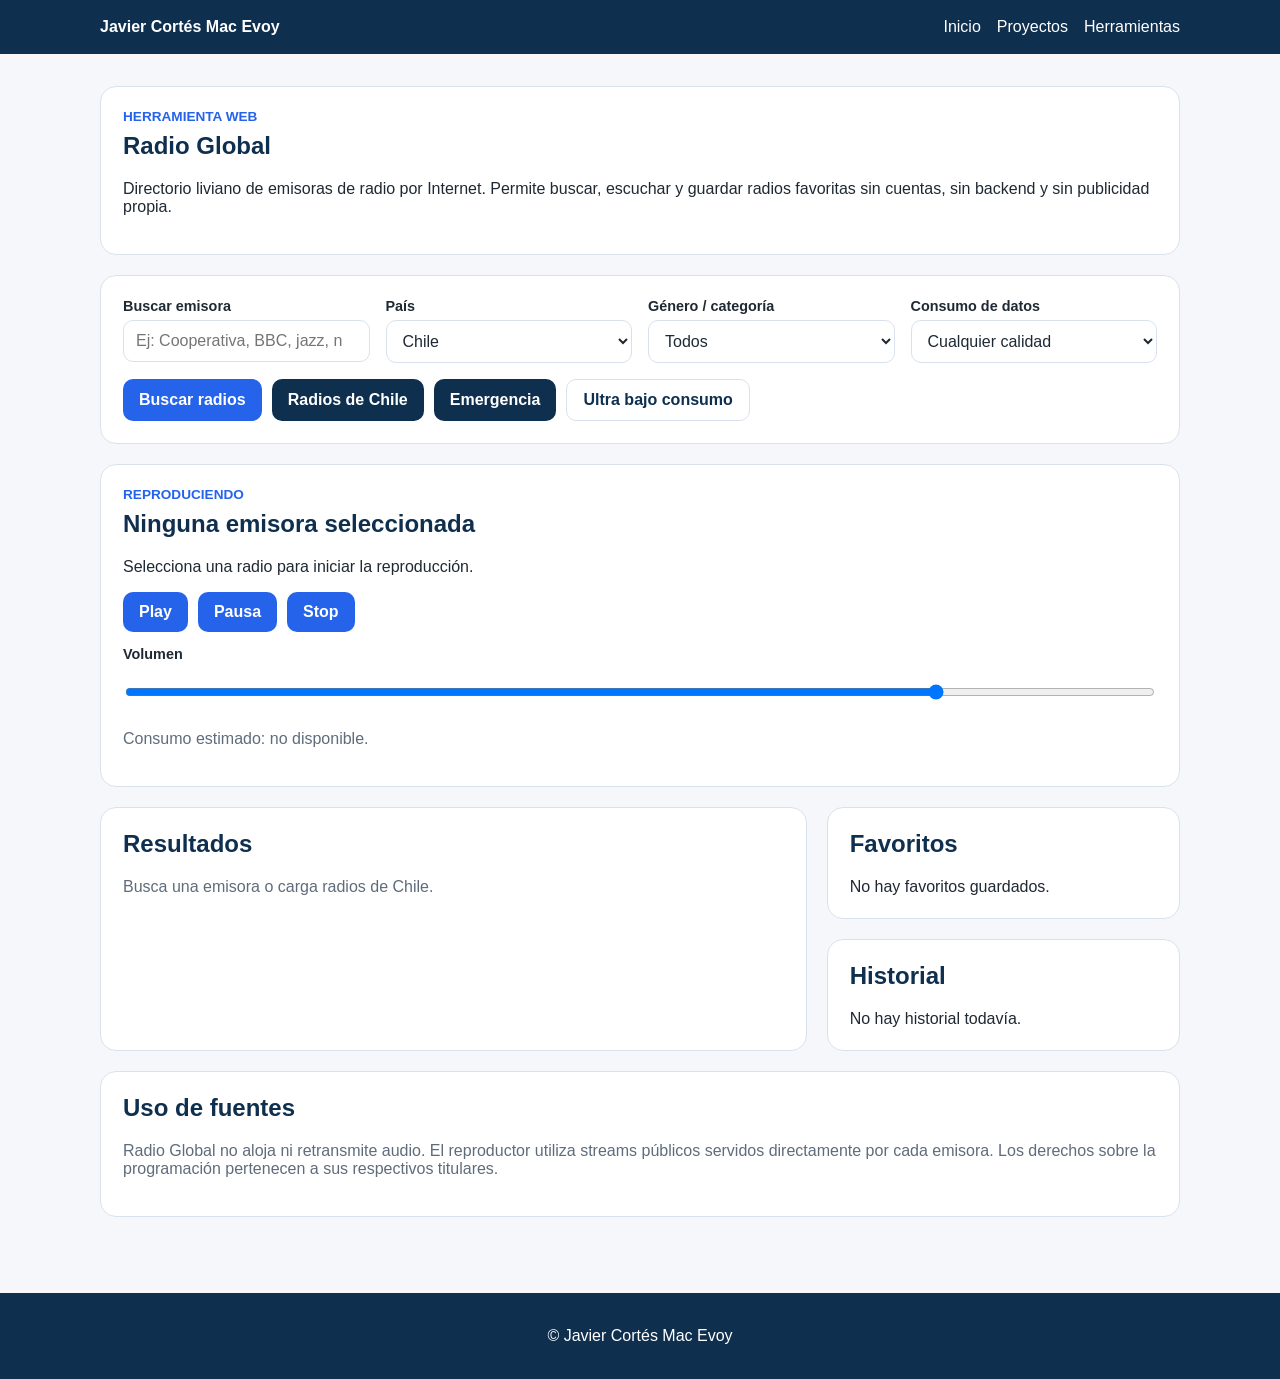
<file: herramientas/radio-global/index.html>
<!DOCTYPE html>
<html lang="es">
<head>
  <meta charset="UTF-8" />
  <meta name="viewport" content="width=device-width, initial-scale=1.0" />

  <title>Radio Global | Javier Cortés Mac Evoy</title>
  <meta name="description" content="Radio Global: reproductor liviano de emisoras de radio por Internet, con búsqueda por país, género, favoritos, historial y modo ultra bajo consumo." />

 <!-- Google Analytics -->
<script async src="https://www.googletagmanager.com/gtag/js?id=G-1M1TVZT13N"></script>
<script>
  window.dataLayer = window.dataLayer || [];
  function gtag(){dataLayer.push(arguments);}
  gtag('js', new Date());

  gtag('config', 'G-1M1TVZT13N', {
    send_page_view: true
  });
</script>

<!-- Microsoft Clarity -->
<script type="text/javascript">
  (function(c,l,a,r,i,t,y){
    c[a]=c[a]||function(){(c[a].q=c[a].q||[]).push(arguments)};
    t=l.createElement(r);t.async=1;t.src="https://www.clarity.ms/tag/"+i;
    y=l.getElementsByTagName(r)[0];y.parentNode.insertBefore(t,y);
  })(window, document, "clarity", "script", "y1c670qxg2");
</script>
  

  <link rel="stylesheet" href="css/radio-global.css" />
</head>

<body>
  <header class="site-header">
    <div class="header-inner">
      <a class="brand" href="../../index.html">Javier Cortés Mac Evoy</a>

      <nav class="nav">
        <a href="../../index.html">Inicio</a>
        <a href="../../proyectos/">Proyectos</a>
        <a href="../../index.html#herramientas">Herramientas</a>
      </nav>
    </div>
  </header>

  <main class="radio-page">
    <section class="hero">
      <p class="eyebrow">Herramienta web</p>
      <h1>Radio Global</h1>
      <p>
        Directorio liviano de emisoras de radio por Internet. Permite buscar,
        escuchar y guardar radios favoritas sin cuentas, sin backend y sin
        publicidad propia.
      </p>
    </section>

    <section class="controls-panel">
      <div class="field">
        <label for="searchInput">Buscar emisora</label>
        <input id="searchInput" type="search" placeholder="Ej: Cooperativa, BBC, jazz, noticias" />
      </div>

      <div class="field">
        <label for="countrySelect">País</label>
        <select id="countrySelect">
          <option value="">Todos los países</option>
          <option value="CL" selected>Chile</option>
        </select>
      </div>

      <div class="field">
        <label for="tagSelect">Género / categoría</label>
        <select id="tagSelect">
          <option value="">Todos</option>
          <option value="news">Noticias</option>
          <option value="classical">Música clásica</option>
          <option value="rock">Rock</option>
          <option value="pop">Pop</option>
          <option value="jazz">Jazz</option>
          <option value="sports">Deportes</option>
          <option value="talk">Conversación</option>
          <option value="public">Radio pública</option>
          <option value="ambient">Ambient</option>
          <option value="latin">Música latina</option>
        </select>
      </div>

      <div class="field">
        <label for="qualitySelect">Consumo de datos</label>
        <select id="qualitySelect">
          <option value="">Cualquier calidad</option>
          <option value="ultra">Ultra bajo, hasta 32 kbps</option>
          <option value="low">Bajo, hasta 64 kbps</option>
          <option value="medium">Medio, hasta 128 kbps</option>
          <option value="high">Alto, sobre 128 kbps</option>
        </select>
      </div>

      <div class="button-row">
        <button id="searchBtn" type="button">Buscar radios</button>
        <button id="chileBtn" type="button" class="secondary">Radios de Chile</button>
        <button id="emergencyBtn" type="button" class="secondary">Emergencia</button>
        <button id="lowPowerBtn" type="button" class="ghost">Ultra bajo consumo</button>
      </div>
    </section>

    <section class="player-panel">
      <div>
        <p class="label">Reproduciendo</p>
        <h2 id="nowPlaying">Ninguna emisora seleccionada</h2>
        <p id="stationMeta">Selecciona una radio para iniciar la reproducción.</p>
      </div>

      <div class="player-actions">
        <button id="playBtn" type="button">Play</button>
        <button id="pauseBtn" type="button">Pausa</button>
        <button id="stopBtn" type="button">Stop</button>
      </div>

      <div class="volume-control">
        <label for="volumeRange">Volumen</label>
        <input id="volumeRange" type="range" min="0" max="1" step="0.05" value="0.8" />
      </div>

      <p id="dataEstimate" class="data-estimate">Consumo estimado: no disponible.</p>

      <audio id="radioAudio" preload="none"></audio>
    </section>

    <section class="content-grid">
      <section class="results-panel">
        <div class="section-heading">
          <h2>Resultados</h2>
          <p id="resultsStatus">Busca una emisora o carga radios de Chile.</p>
        </div>

        <div id="resultsList" class="station-list"></div>
      </section>

      <aside class="side-panel">
        <section>
          <h2>Favoritos</h2>
          <div id="favoritesList" class="compact-list"></div>
        </section>

        <section>
          <h2>Historial</h2>
          <div id="historyList" class="compact-list"></div>
        </section>
      </aside>
    </section>

    <section class="legal-note">
      <h2>Uso de fuentes</h2>
      <p>
        Radio Global no aloja ni retransmite audio. El reproductor utiliza
        streams públicos servidos directamente por cada emisora. Los derechos
        sobre la programación pertenecen a sus respectivos titulares.
      </p>
    </section>
  </main>

  <footer class="site-footer">
    <p>© Javier Cortés Mac Evoy</p>
  </footer>

  <script src="js/config.js"></script>
  <script src="js/storage.js"></script>
  <script src="js/api.js"></script>
  <script src="js/player.js"></script>
  <script src="js/ui.js"></script>
  <script src="js/app.js"></script>
</body>
</html>
</file>
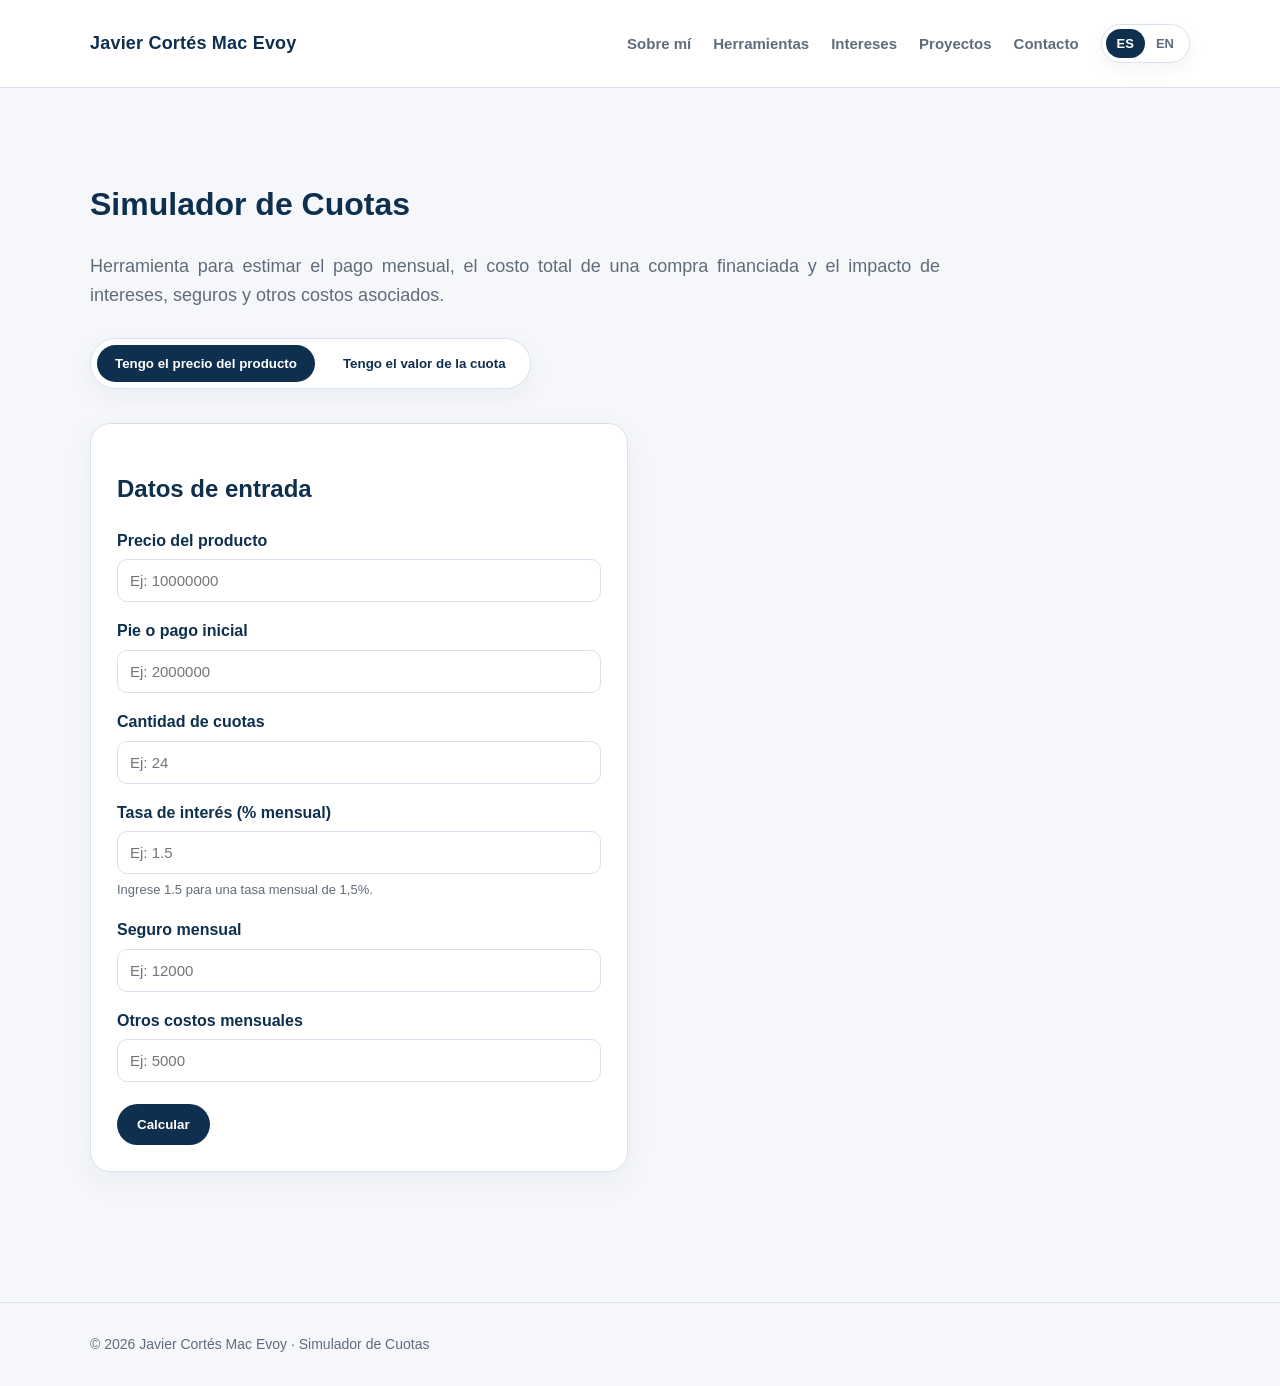
<file: herramientas/simulador-cuotas/index.html>
<!DOCTYPE html>
<html lang="es">
<head>
  <meta charset="UTF-8">
  <meta name="viewport" content="width=device-width, initial-scale=1.0">
  <title>Simulador de Cuotas | Javier Cortés Mac Evoy</title>
  <meta name="description" content="Simula el pago mensual y el costo total de una compra financiada, incluyendo el impacto de intereses, seguros y otros costos asociados.">

<!-- Google Analytics -->
<script async src="https://www.googletagmanager.com/gtag/js?id=G-1M1TVZT13N"></script>
<script>
  window.dataLayer = window.dataLayer || [];
  function gtag(){dataLayer.push(arguments);}
  gtag('js', new Date());

  gtag('config', 'G-1M1TVZT13N', {
    send_page_view: true
  });
</script>

<!-- Microsoft Clarity -->
<script type="text/javascript">
  (function(c,l,a,r,i,t,y){
    c[a]=c[a]||function(){(c[a].q=c[a].q||[]).push(arguments)};
    t=l.createElement(r);t.async=1;t.src="https://www.clarity.ms/tag/"+i;
    y=l.getElementsByTagName(r)[0];y.parentNode.insertBefore(t,y);
  })(window, document, "clarity", "script", "y1c670qxg2");
</script>
  
  <style>
    :root {
      --bg: #f5f7fa;
      --card: #ffffff;
      --text: #1f2933;
      --muted: #5f6c7b;
      --primary: #0f2f4f;
      --accent: #2563eb;
      --line: #d9e2ec;
      --soft: #edf4ff;
    }

    * { box-sizing: border-box; }

    body {
      margin: 0;
      font-family: Arial, Helvetica, sans-serif;
      background: var(--bg);
      color: var(--text);
      line-height: 1.6;
    }

    .container {
      width: min(1100px, 92%);
      margin: 0 auto;
    }

    header {
      padding: 24px 0;
      border-bottom: 1px solid var(--line);
      background: rgba(255, 255, 255, 0.92);
      backdrop-filter: blur(8px);
      position: sticky;
      top: 0;
      z-index: 10;
    }

    nav {
      display: flex;
      justify-content: space-between;
      align-items: center;
      gap: 24px;
    }

    .brand {
      font-weight: 800;
      color: var(--primary);
      letter-spacing: 0.2px;
      font-size: 18px;
    }

    .nav-links {
      display: flex;
      align-items: center;
      gap: 22px;
      flex-wrap: wrap;
    }

    .nav-links a {
      text-decoration: none;
      color: var(--muted);
      font-size: 15px;
      font-weight: 700;
    }

    .nav-links a:hover { color: var(--accent); }

    .language-switch {
      display: inline-flex;
      align-items: center;
      background: #ffffff;
      border: 1px solid var(--line);
      border-radius: 999px;
      padding: 4px;
      box-shadow: 0 6px 18px rgba(15, 47, 79, 0.05);
    }

    .language-switch button {
      border: none;
      background: transparent;
      color: var(--muted);
      padding: 7px 11px;
      border-radius: 999px;
      cursor: pointer;
      font-weight: 800;
      font-size: 13px;
      transition: all 0.2s ease;
    }

    .language-switch button.active {
      background: var(--primary);
      color: #ffffff;
    }

    main { padding: 70px 0; }

    h1, h2, h3 { color: var(--primary); }

    .intro {
      max-width: 850px;
      font-size: 18px;
      color: var(--muted);
      text-align: justify;
    }

    .mode-switch {
      display: flex;
      gap: 10px;
      margin-top: 28px;
      background: #ffffff;
      border: 1px solid var(--line);
      border-radius: 999px;
      padding: 6px;
      width: fit-content;
      box-shadow: 0 8px 24px rgba(15, 47, 79, 0.05);
    }

    .mode-switch button {
      margin: 0;
      border-radius: 999px;
      background: transparent;
      color: var(--primary);
      border: none;
      padding: 11px 18px;
      cursor: pointer;
      font-weight: 700;
    }

    .mode-switch button.active {
      background: var(--primary);
      color: #ffffff;
    }

    .layout {
      display: grid;
      grid-template-columns: 1fr 1fr;
      gap: 24px;
      margin-top: 34px;
    }

    .card {
      background: var(--card);
      border: 1px solid var(--line);
      border-radius: 20px;
      padding: 26px;
      box-shadow: 0 10px 30px rgba(15, 47, 79, 0.05);
    }

    label {
      display: block;
      margin-top: 16px;
      font-weight: 700;
      color: var(--primary);
    }

    input {
      width: 100%;
      padding: 12px;
      margin-top: 6px;
      border: 1px solid var(--line);
      border-radius: 10px;
      font-size: 15px;
    }

    .help {
      margin-top: 6px;
      font-size: 13px;
      color: var(--muted);
    }

    .primary-button {
      margin-top: 22px;
      padding: 13px 20px;
      border: none;
      border-radius: 999px;
      background: var(--primary);
      color: #ffffff;
      font-weight: 700;
      cursor: pointer;
    }

    .primary-button:hover { background: var(--accent); }

    .results { display: none; }

    .result-grid {
      display: grid;
      grid-template-columns: 1fr 1fr;
      gap: 14px;
      margin-top: 14px;
    }

    .metric {
      background: var(--soft);
      border: 1px solid var(--line);
      border-radius: 16px;
      padding: 16px;
    }

    .metric span {
      display: block;
      color: var(--muted);
      font-size: 14px;
    }

    .metric strong {
      display: block;
      margin-top: 6px;
      color: var(--primary);
      font-size: 22px;
    }

    .summary, .table-wrap, .note {
      display: none;
      margin-top: 26px;
      background: var(--card);
      border: 1px solid var(--line);
      border-radius: 20px;
      padding: 24px;
    }

    .summary p, .note p {
      color: var(--muted);
      text-align: justify;
    }

    table {
      width: 100%;
      border-collapse: collapse;
      margin-top: 16px;
      font-size: 14px;
    }

    th, td {
      padding: 10px;
      border-bottom: 1px solid var(--line);
      text-align: right;
    }

    th:first-child, td:first-child {
      text-align: center;
    }

    th {
      color: var(--primary);
      background: #f8fafc;
    }

    footer {
      margin-top: 60px;
      padding: 30px 0;
      border-top: 1px solid var(--line);
      color: var(--muted);
      font-size: 14px;
    }

    @media (max-width: 850px) {
      nav {
        flex-direction: column;
        align-items: flex-start;
      }

      .nav-links {
        gap: 14px;
      }

      .layout, .result-grid {
        grid-template-columns: 1fr;
      }

      .mode-switch {
        width: 100%;
        flex-direction: column;
        border-radius: 20px;
      }

      table {
        font-size: 12px;
      }

      th, td {
        padding: 8px;
      }
    }
  </style>
</head>
<script src="../../assets/js/analytics.js"></script>
<body>
  <header>
    <div class="container">
      <nav>
        <div class="brand">Javier Cortés Mac Evoy</div>
        <div class="nav-links">
          <a href="../../#sobre-mi" data-i18n="navAbout">Sobre mí</a>
          <a href="../../#herramientas" data-i18n="navTools">Herramientas</a>
          <a href="../../#intereses" data-i18n="navInterests">Intereses</a>
          <a href="../../proyectos/" data-i18n="navProjects">Proyectos</a>
          <a href="../../#contacto" data-i18n="navContact">Contacto</a>
          <div class="language-switch" aria-label="Selector de idioma">
            <button id="langEs" type="button" class="active" onclick="setLanguage('es')">ES</button>
            <button id="langEn" type="button" onclick="setLanguage('en')">EN</button>
          </div>
        </div>
      </nav>
    </div>
  </header>

  <main>
    <div class="container">
      <h1 data-i18n="pageTitle">Simulador de Cuotas</h1>

      <p class="intro" data-i18n="intro">
        Herramienta para estimar el pago mensual, el costo total de una compra financiada
        y el impacto de intereses, seguros y otros costos asociados.
      </p>

      <div class="mode-switch">
        <button id="btnModoPrecio" class="active" onclick="cambiarModo('precio')">
          <span data-i18n="modePrice">Tengo el precio del producto</span>
        </button>
        <button id="btnModoCuota" onclick="cambiarModo('cuota')">
          <span data-i18n="modeInstallment">Tengo el valor de la cuota</span>
        </button>
      </div>

      <div class="layout">
        <div class="card">
          <h2 data-i18n="inputData">Datos de entrada</h2>

          <div id="modoPrecio">
            <label for="precio" data-i18n="productPrice">Precio del producto</label>
            <input id="precio" type="number" placeholder="Ej: 10000000" step="1000">

            <label for="pie" data-i18n="downPayment">Pie o pago inicial</label>
            <input id="pie" type="number" placeholder="Ej: 2000000" step="1000">

            <label for="cuotas" data-i18n="installmentCount">Cantidad de cuotas</label>
            <input id="cuotas" type="number" placeholder="Ej: 24" step="1">

            <label for="tasa" data-i18n="monthlyRate">Tasa de interés (% mensual)</label>
            <input id="tasa" type="number" placeholder="Ej: 1.5" step="0.01">
            <div class="help" data-i18n="rateHelp">Ingrese 1.5 para una tasa mensual de 1,5%.</div>
          </div>

          <div id="modoCuota" style="display:none;">
            <label for="valorCuota" data-i18n="installmentValue">Valor de la cuota</label>
            <input id="valorCuota" type="number" placeholder="Ej: 424000" step="1000">

            <label for="cuotasConocidas" data-i18n="installmentCount">Cantidad de cuotas</label>
            <input id="cuotasConocidas" type="number" placeholder="Ej: 24" step="1">

            <label for="pieConocido" data-i18n="downPayment">Pie o pago inicial</label>
            <input id="pieConocido" type="number" placeholder="Ej: 2000000" step="1000">

            <label for="precioReferencia" data-i18n="referencePrice">Precio del producto conocido u observado</label>
            <input id="precioReferencia" type="number" placeholder="Opcional. Ej: 10000000" step="1000">
            <div class="help" data-i18n="referenceHelp">Si no conoce el precio original, deje este campo vacío. Para estimar intereses y generar un detalle de pagos, ingrese también este valor.</div>
          </div>

          <label for="seguro" data-i18n="monthlyInsurance">Seguro mensual</label>
          <input id="seguro" type="number" placeholder="Ej: 12000" step="1000">

          <label for="otros" data-i18n="otherCosts">Otros costos mensuales</label>
          <input id="otros" type="number" placeholder="Ej: 5000" step="1000">
          <button class="primary-button" onclick="calcular()" data-analytics-tool="Simulador de Cuotas" data-analytics-event="calculo_realizado" data-i18n="calculate">Calcular</button>
          
        </div>

        <div class="card results">
          <h2 data-i18n="results">Resultados</h2>

          <div class="result-grid">
            <div class="metric">
              <span id="labelMonto" data-i18n="amountFinanced">Monto financiado</span>
              <strong id="montoFinanciado">-</strong>
            </div>

            <div class="metric">
              <span data-i18n="monthlyPayment">Pago mensual estimado</span>
              <strong id="pagoMensual">-</strong>
            </div>

            <div class="metric">
              <span data-i18n="totalPaid">Total pagado</span>
              <strong id="totalPagado">-</strong>
            </div>

            <div class="metric">
              <span data-i18n="interestPaid">Intereses pagados</span>
              <strong id="interesesPagados">-</strong>
            </div>

            <div class="metric">
              <span data-i18n="additionalCosts">Costos adicionales</span>
              <strong id="costosAdicionales">-</strong>
            </div>

            <div class="metric">
              <span data-i18n="differenceVsPrice">Diferencia vs precio</span>
              <strong id="diferencia">-</strong>
            </div>
          </div>
        </div>
      </div>

      <div class="summary">
        <h2 data-i18n="summaryTitle">Resumen</h2>
        <p id="resumenTexto">-</p>
      </div>

      <div class="table-wrap">
        <h2 data-i18n="paymentDetail">Detalle de pagos</h2>
        <table>
          <thead>
            <tr>
              <th data-i18n="thInstallment">Cuota</th>
              <th data-i18n="thInitialBalance">Saldo inicial</th>
              <th data-i18n="thInterest">Interés</th>
              <th data-i18n="thPrincipal">Abono a deuda</th>
              <th data-i18n="thMonthlyPayment">Pago mensual</th>
              <th data-i18n="thFinalBalance">Saldo final</th>
            </tr>
          </thead>
          <tbody id="tablaPagos"></tbody>
        </table>
      </div>

      <div class="note">
        <h2 data-i18n="noteTitle">Nota</h2>
        <p data-i18n="note1">
          Esta información se proporciona únicamente con fines educativos, de experimentación
          y apoyo al aprendizaje.
        </p>
        <p data-i18n="note2">
          Los resultados son referenciales y dependen de los datos ingresados, de la tasa utilizada
          y de las condiciones reales aplicadas por cada institución o comercio.
        </p>
      </div>
    </div>
  </main>

  <footer>
    <div class="container">
      © 2026 Javier Cortés Mac Evoy · <span data-i18n="footerTool">Simulador de Cuotas</span>
    </div>
  </footer>

  <script>
    let currentLanguage = localStorage.getItem("siteLanguage") || "es";

    const translations = {
      es: {
        navAbout: "Sobre mí",
        navTools: "Herramientas",
        navInterests: "Intereses",
        navProjects: "Proyectos",
        navContact: "Contacto",
        pageTitle: "Simulador de Cuotas",
        intro: "Herramienta para estimar el pago mensual, el costo total de una compra financiada y el impacto de intereses, seguros y otros costos asociados.",
        modePrice: "Tengo el precio del producto",
        modeInstallment: "Tengo el valor de la cuota",
        inputData: "Datos de entrada",
        productPrice: "Precio del producto",
        downPayment: "Pie o pago inicial",
        installmentCount: "Cantidad de cuotas",
        monthlyRate: "Tasa de interés (% mensual)",
        rateHelp: "Ingrese 1.5 para una tasa mensual de 1,5%.",
        installmentValue: "Valor de la cuota",
        referencePrice: "Precio del producto conocido u observado",
        referenceHelp: "Si no conoce el precio original, deje este campo vacío. Para estimar intereses y generar un detalle de pagos, ingrese también este valor.",
        monthlyInsurance: "Seguro mensual",
        otherCosts: "Otros costos mensuales",
        calculate: "Calcular",
        results: "Resultados",
        amountFinanced: "Monto financiado",
        totalInstallments: "Total de cuotas",
        monthlyPayment: "Pago mensual estimado",
        totalPaid: "Total pagado",
        interestPaid: "Intereses pagados",
        additionalCosts: "Costos adicionales",
        differenceVsPrice: "Diferencia vs precio",
        summaryTitle: "Resumen",
        paymentDetail: "Detalle de pagos",
        thInstallment: "Cuota",
        thInitialBalance: "Saldo inicial",
        thInterest: "Interés",
        thPrincipal: "Abono a deuda",
        thMonthlyPayment: "Pago mensual",
        thFinalBalance: "Saldo final",
        noteTitle: "Nota",
        note1: "Esta información se proporciona únicamente con fines educativos, de experimentación y apoyo al aprendizaje.",
        note2: "Los resultados son referenciales y dependen de los datos ingresados, de la tasa utilizada y de las condiciones reales aplicadas por cada institución o comercio.",
        footerTool: "Simulador de Cuotas",
        noBasePrice: "Sin precio base",
        enterBasePrice: "Ingrese precio base",
        notAvailable: "No disponible",
        notCalculable: "No calculable",
        alertPriceMode: "Revise los datos ingresados. Precio, cuotas y tasa deben ser válidos.",
        alertInstallmentMode: "Revise los datos ingresados. Valor de cuota y cantidad de cuotas deben ser válidos.",
        alertDownPayment: "El pie no puede ser mayor que el precio del producto.",
        summaryFromPrice: function (precio, pie, montoFinanciado, pagoMensualTotal, totalDesembolsado, diferencia, incremento) {
          return "El producto tiene un valor de " + moneda(precio) + ". " +
            "Considerando un pie de " + moneda(pie) + ", el monto financiado sería de " + moneda(montoFinanciado) + ". " +
            "El pago mensual estimado sería de " + moneda(pagoMensualTotal) + ", incluyendo la cuota y los costos adicionales ingresados. " +
            "Al finalizar el período, el total desembolsado sería de " + moneda(totalDesembolsado) + ". " +
            "Esto equivale a pagar " + moneda(diferencia) + " adicionales respecto al precio original del producto, equivalente a un incremento aproximado de " + incremento.toFixed(1) + "%.";
        },
        summaryKnownNoPrice: function (valorCuota, cuotas, costosMensuales, pagoMensualTotal, totalDesembolsado) {
          return "Con una cuota de " + moneda(valorCuota) + " durante " + cuotas + " meses, más costos adicionales mensuales por " + moneda(costosMensuales) + ", " +
            "el pago mensual estimado sería de " + moneda(pagoMensualTotal) + ". " +
            "Al finalizar el período, el total desembolsado sería de " + moneda(totalDesembolsado) + ". " +
            "Como no se ingresó un precio de referencia, no es posible separar capital e intereses.";
        },
        summaryInconsistent: function (valorCuota, cuotas, totalCuotas, montoFinanciado) {
          return "Con una cuota de " + moneda(valorCuota) + " durante " + cuotas + " meses, el total de cuotas sería de " + moneda(totalCuotas) + ". " +
            "Sin embargo, ese total es menor que el monto financiado estimado de " + moneda(montoFinanciado) + ". " +
            "Revise los datos ingresados, porque no es posible construir una tabla de pagos consistente con interés no negativo.";
        },
        summaryKnownWithPrice: function (valorCuota, cuotas, costosMensuales, pagoMensualTotal, precioReferencia, pie, montoFinanciado, intereses, totalDesembolsado, diferencia, incremento, tasaImplicita) {
          const textoTasa = tasaImplicita === null
            ? "No fue posible estimar una tasa mensual implícita consistente."
            : "La tasa mensual implícita estimada sería de " + (tasaImplicita * 100).toFixed(2) + "%.";
          return "Con una cuota de " + moneda(valorCuota) + " durante " + cuotas + " meses, más costos adicionales mensuales por " + moneda(costosMensuales) + ", " +
            "el pago mensual estimado sería de " + moneda(pagoMensualTotal) + ". " +
            "Considerando un precio de referencia de " + moneda(precioReferencia) + " y un pie de " + moneda(pie) + ", el monto financiado sería de " + moneda(montoFinanciado) + ". " +
            "Los intereses estimados serían de " + moneda(intereses) + ". " +
            "Al finalizar el período, el total desembolsado sería de " + moneda(totalDesembolsado) + ", equivalente a una diferencia de " + moneda(diferencia) +
            " respecto al precio original, con un incremento aproximado de " + incremento.toFixed(1) + "%. " + textoTasa;
        }
      },
      en: {
        navAbout: "About me",
        navTools: "Tools",
        navInterests: "Interests",
        navProjects: "Projects",
        navContact: "Contact",
        pageTitle: "Installment Simulator",
        intro: "Tool for estimating the monthly payment, the total cost of a financed purchase, and the impact of interest, insurance, and other associated costs.",
        modePrice: "I know the product price",
        modeInstallment: "I know the installment amount",
        inputData: "Input data",
        productPrice: "Product price",
        downPayment: "Down payment",
        installmentCount: "Number of installments",
        monthlyRate: "Interest rate (% monthly)",
        rateHelp: "Enter 1.5 for a monthly rate of 1.5%.",
        installmentValue: "Installment amount",
        referencePrice: "Known or observed product price",
        referenceHelp: "If you do not know the original price, leave this field empty. To estimate interest and generate a payment detail, also enter this value.",
        monthlyInsurance: "Monthly insurance",
        otherCosts: "Other monthly costs",
        calculate: "Calculate",
        results: "Results",
        amountFinanced: "Amount financed",
        totalInstallments: "Total installments",
        monthlyPayment: "Estimated monthly payment",
        totalPaid: "Total paid",
        interestPaid: "Interest paid",
        additionalCosts: "Additional costs",
        differenceVsPrice: "Difference vs price",
        summaryTitle: "Summary",
        paymentDetail: "Payment detail",
        thInstallment: "Installment",
        thInitialBalance: "Initial balance",
        thInterest: "Interest",
        thPrincipal: "Principal payment",
        thMonthlyPayment: "Monthly payment",
        thFinalBalance: "Final balance",
        noteTitle: "Note",
        note1: "This information is provided only for educational, experimental, and learning-support purposes.",
        note2: "Results are referential and depend on the data entered, the rate used, and the real conditions applied by each institution or merchant.",
        footerTool: "Installment Simulator",
        noBasePrice: "No base price",
        enterBasePrice: "Enter base price",
        notAvailable: "Not available",
        notCalculable: "Not calculable",
        alertPriceMode: "Please review the entered data. Price, installments, and rate must be valid.",
        alertInstallmentMode: "Please review the entered data. Installment amount and number of installments must be valid.",
        alertDownPayment: "The down payment cannot be greater than the product price.",
        summaryFromPrice: function (precio, pie, montoFinanciado, pagoMensualTotal, totalDesembolsado, diferencia, incremento) {
          return "The product price is " + moneda(precio) + ". " +
            "With a down payment of " + moneda(pie) + ", the financed amount would be " + moneda(montoFinanciado) + ". " +
            "The estimated monthly payment would be " + moneda(pagoMensualTotal) + ", including the installment and the additional costs entered. " +
            "At the end of the period, the total amount paid would be " + moneda(totalDesembolsado) + ". " +
            "This means paying " + moneda(diferencia) + " above the original product price, equivalent to an approximate increase of " + incremento.toFixed(1) + "%.";
        },
        summaryKnownNoPrice: function (valorCuota, cuotas, costosMensuales, pagoMensualTotal, totalDesembolsado) {
          return "With an installment of " + moneda(valorCuota) + " for " + cuotas + " months, plus monthly additional costs of " + moneda(costosMensuales) + ", " +
            "the estimated monthly payment would be " + moneda(pagoMensualTotal) + ". " +
            "At the end of the period, the total amount paid would be " + moneda(totalDesembolsado) + ". " +
            "Because no reference price was entered, it is not possible to separate principal and interest.";
        },
        summaryInconsistent: function (valorCuota, cuotas, totalCuotas, montoFinanciado) {
          return "With an installment of " + moneda(valorCuota) + " for " + cuotas + " months, the total installments would be " + moneda(totalCuotas) + ". " +
            "However, that total is lower than the estimated financed amount of " + moneda(montoFinanciado) + ". " +
            "Please review the entered data, because it is not possible to build a consistent payment table with non-negative interest.";
        },
        summaryKnownWithPrice: function (valorCuota, cuotas, costosMensuales, pagoMensualTotal, precioReferencia, pie, montoFinanciado, intereses, totalDesembolsado, diferencia, incremento, tasaImplicita) {
          const rateText = tasaImplicita === null
            ? "It was not possible to estimate a consistent implicit monthly rate."
            : "The estimated implicit monthly rate would be " + (tasaImplicita * 100).toFixed(2) + "%.";
          return "With an installment of " + moneda(valorCuota) + " for " + cuotas + " months, plus monthly additional costs of " + moneda(costosMensuales) + ", " +
            "the estimated monthly payment would be " + moneda(pagoMensualTotal) + ". " +
            "Considering a reference price of " + moneda(precioReferencia) + " and a down payment of " + moneda(pie) + ", the financed amount would be " + moneda(montoFinanciado) + ". " +
            "Estimated interest would be " + moneda(intereses) + ". " +
            "At the end of the period, the total amount paid would be " + moneda(totalDesembolsado) + ", equivalent to a difference of " + moneda(diferencia) +
            " compared with the original price, with an approximate increase of " + incremento.toFixed(1) + "%. " + rateText;
        }
      }
    };

    function t(key) {
      return (translations[currentLanguage] && translations[currentLanguage][key]) || translations.es[key] || key;
    }

    function setLanguage(lang) {
      currentLanguage = lang;
      document.documentElement.lang = lang;
      localStorage.setItem("siteLanguage", lang);
      document.getElementById("langEs").classList.toggle("active", lang === "es");
      document.getElementById("langEn").classList.toggle("active", lang === "en");

      document.querySelectorAll("[data-i18n]").forEach(function (element) {
        const key = element.getAttribute("data-i18n");
        if (typeof t(key) === "string") {
          element.textContent = t(key);
        }
      });

      document.title = t("pageTitle") + " | Javier Cortés Mac Evoy";
      ocultarResultados();
    }

    let modoActual = "precio";

    function cambiarModo(modo) {
      modoActual = modo;

      document.getElementById("modoPrecio").style.display = modo === "precio" ? "block" : "none";
      document.getElementById("modoCuota").style.display = modo === "cuota" ? "block" : "none";

      document.getElementById("btnModoPrecio").classList.toggle("active", modo === "precio");
      document.getElementById("btnModoCuota").classList.toggle("active", modo === "cuota");

      ocultarResultados();
    }

    function ocultarResultados() {
      document.querySelector(".results").style.display = "none";
      document.querySelector(".summary").style.display = "none";
      document.querySelector(".table-wrap").style.display = "none";
      document.querySelector(".note").style.display = "none";
    }

    function moneda(valor) {
      return "$" + Math.round(valor).toLocaleString("es-CL");
    }

    function calcular() {
      if (modoActual === "precio") {
        calcularDesdePrecio();
      } else {
        calcularDesdeCuota();
      }
    }

    function mostrarBloques() {
      document.querySelector(".results").style.display = "block";
      document.querySelector(".summary").style.display = "block";
      document.querySelector(".table-wrap").style.display = "block";
      document.querySelector(".note").style.display = "block";
    }

    function calcularDesdePrecio() {
      const precio = parseFloat(document.getElementById("precio").value);
      const pie = parseFloat(document.getElementById("pie").value) || 0;
      const cuotas = parseInt(document.getElementById("cuotas").value);
      const tasaMensual = parseFloat(document.getElementById("tasa").value);
      const seguro = parseFloat(document.getElementById("seguro").value) || 0;
      const otros = parseFloat(document.getElementById("otros").value) || 0;

      if (
        isNaN(precio) || precio <= 0 ||
        isNaN(cuotas) || cuotas <= 0 ||
        isNaN(tasaMensual) || tasaMensual < 0 ||
        pie < 0 || pie > precio
      ) {
        alert(t("alertPriceMode"));
        return;
      }

      const montoFinanciado = precio - pie;
      const tasa = tasaMensual / 100;

      let cuotaBase;

      if (tasa === 0) {
        cuotaBase = montoFinanciado / cuotas;
      } else {
        cuotaBase = montoFinanciado * (tasa * Math.pow(1 + tasa, cuotas)) / (Math.pow(1 + tasa, cuotas) - 1);
      }

      const costosMensuales = seguro + otros;
      const pagoMensualTotal = cuotaBase + costosMensuales;
      const totalCredito = cuotaBase * cuotas;
      const intereses = totalCredito - montoFinanciado;
      const totalCostos = costosMensuales * cuotas;
      const totalDesembolsado = pie + totalCredito + totalCostos;
      const diferencia = totalDesembolsado - precio;
      const incremento = (diferencia / precio) * 100;

      mostrarBloques();

      document.getElementById("labelMonto").textContent = t("amountFinanced");
      document.getElementById("montoFinanciado").textContent = moneda(montoFinanciado);
      document.getElementById("pagoMensual").textContent = moneda(pagoMensualTotal);
      document.getElementById("totalPagado").textContent = moneda(totalDesembolsado);
      document.getElementById("interesesPagados").textContent = moneda(intereses);
      document.getElementById("costosAdicionales").textContent = moneda(totalCostos);
      document.getElementById("diferencia").textContent = moneda(diferencia);

      document.getElementById("resumenTexto").textContent =
        t("summaryFromPrice")(precio, pie, montoFinanciado, pagoMensualTotal, totalDesembolsado, diferencia, incremento);

      generarTabla(montoFinanciado, tasa, cuotas, cuotaBase, costosMensuales);
    }

    function calcularDesdeCuota() {
      const valorCuota = parseFloat(document.getElementById("valorCuota").value);
      const cuotas = parseInt(document.getElementById("cuotasConocidas").value);
      const pie = parseFloat(document.getElementById("pieConocido").value) || 0;
      const precioReferencia = parseFloat(document.getElementById("precioReferencia").value);
      const seguro = parseFloat(document.getElementById("seguro").value) || 0;
      const otros = parseFloat(document.getElementById("otros").value) || 0;

      if (
        isNaN(valorCuota) || valorCuota <= 0 ||
        isNaN(cuotas) || cuotas <= 0 ||
        pie < 0
      ) {
        alert(t("alertInstallmentMode"));
        return;
      }

      const costosMensuales = seguro + otros;
      const pagoMensualTotal = valorCuota + costosMensuales;
      const totalCuotas = valorCuota * cuotas;
      const totalCostos = costosMensuales * cuotas;
      const totalDesembolsado = pie + totalCuotas + totalCostos;

      const tienePrecioReferencia = !isNaN(precioReferencia) && precioReferencia > 0;
      let montoFinanciado = null;
      let intereses = null;
      let diferencia = null;
      let incremento = null;
      let tasaImplicita = null;

      if (tienePrecioReferencia) {
        if (pie > precioReferencia) {
          alert(t("alertDownPayment"));
          return;
        }

        montoFinanciado = precioReferencia - pie;
        intereses = totalCuotas - montoFinanciado;
        diferencia = totalDesembolsado - precioReferencia;
        incremento = (diferencia / precioReferencia) * 100;

        if (montoFinanciado > 0 && intereses >= 0) {
          tasaImplicita = calcularTasaImplicita(montoFinanciado, valorCuota, cuotas);
        }
      }

      mostrarBloques();

      if (tienePrecioReferencia) {
        document.getElementById("labelMonto").textContent = t("amountFinanced");
        document.getElementById("montoFinanciado").textContent = moneda(montoFinanciado);
        document.getElementById("interesesPagados").textContent = moneda(Math.max(intereses, 0));
        document.getElementById("diferencia").textContent = moneda(diferencia);
      } else {
        document.getElementById("labelMonto").textContent = t("totalInstallments");
        document.getElementById("montoFinanciado").textContent = moneda(totalCuotas);
        document.getElementById("interesesPagados").textContent = t("enterBasePrice");
        document.getElementById("diferencia").textContent = t("noBasePrice");
      }

      document.getElementById("pagoMensual").textContent = moneda(pagoMensualTotal);
      document.getElementById("totalPagado").textContent = moneda(totalDesembolsado);
      document.getElementById("costosAdicionales").textContent = moneda(totalCostos);

      if (!tienePrecioReferencia) {
        document.getElementById("resumenTexto").textContent =
          t("summaryKnownNoPrice")(valorCuota, cuotas, costosMensuales, pagoMensualTotal, totalDesembolsado);
      } else if (intereses < 0) {
        document.getElementById("resumenTexto").textContent =
          t("summaryInconsistent")(valorCuota, cuotas, totalCuotas, montoFinanciado);
      } else {
        document.getElementById("resumenTexto").textContent =
          t("summaryKnownWithPrice")(valorCuota, cuotas, costosMensuales, pagoMensualTotal, precioReferencia, pie, montoFinanciado, intereses, totalDesembolsado, diferencia, incremento, tasaImplicita);
      }

      generarTablaCuotaConocida(valorCuota, cuotas, costosMensuales, montoFinanciado, tasaImplicita);
    }

    function calcularTasaImplicita(montoFinanciado, valorCuota, cuotas) {
      const cuotaSinInteres = montoFinanciado / cuotas;

      if (Math.abs(valorCuota - cuotaSinInteres) < 0.01) {
        return 0;
      }

      if (valorCuota < cuotaSinInteres) {
        return null;
      }

      let bajo = 0;
      let alto = 1;

      while (calcularCuotaDesdeTasa(montoFinanciado, alto, cuotas) < valorCuota && alto < 10) {
        alto *= 2;
      }

      if (alto >= 10) {
        return null;
      }

      for (let i = 0; i < 100; i++) {
        const medio = (bajo + alto) / 2;
        const cuotaEstimada = calcularCuotaDesdeTasa(montoFinanciado, medio, cuotas);

        if (cuotaEstimada < valorCuota) {
          bajo = medio;
        } else {
          alto = medio;
        }
      }

      return (bajo + alto) / 2;
    }

    function calcularCuotaDesdeTasa(montoFinanciado, tasa, cuotas) {
      if (tasa === 0) {
        return montoFinanciado / cuotas;
      }

      return montoFinanciado * (tasa * Math.pow(1 + tasa, cuotas)) / (Math.pow(1 + tasa, cuotas) - 1);
    }

    function generarTabla(montoFinanciado, tasa, cuotas, cuotaBase, costosMensuales) {
      const tbody = document.getElementById("tablaPagos");
      tbody.innerHTML = "";

      let saldo = montoFinanciado;

      for (let i = 1; i <= cuotas; i++) {
        const interes = saldo * tasa;
        const abono = cuotaBase - interes;
        const saldoFinal = Math.max(saldo - abono, 0);
        const pagoMensual = cuotaBase + costosMensuales;

        const fila = document.createElement("tr");

        fila.innerHTML =
          "<td>" + i + "</td>" +
          "<td>" + moneda(saldo) + "</td>" +
          "<td>" + moneda(interes) + "</td>" +
          "<td>" + moneda(abono) + "</td>" +
          "<td>" + moneda(pagoMensual) + "</td>" +
          "<td>" + moneda(saldoFinal) + "</td>";

        tbody.appendChild(fila);
        saldo = saldoFinal;
      }
    }

    function generarTablaCuotaConocida(valorCuota, cuotas, costosMensuales, montoFinanciado, tasaImplicita) {
      const tbody = document.getElementById("tablaPagos");
      tbody.innerHTML = "";

      if (montoFinanciado === null || tasaImplicita === null) {
        for (let i = 1; i <= cuotas; i++) {
          const fila = document.createElement("tr");

          fila.innerHTML =
            "<td>" + i + "</td>" +
            "<td>" + t("notAvailable") + "</td>" +
            "<td>" + t("notCalculable") + "</td>" +
            "<td>" + t("notCalculable") + "</td>" +
            "<td>" + moneda(valorCuota + costosMensuales) + "</td>" +
            "<td>" + t("notAvailable") + "</td>";

          tbody.appendChild(fila);
        }

        return;
      }

      let saldo = montoFinanciado;

      for (let i = 1; i <= cuotas; i++) {
        const interes = saldo * tasaImplicita;
        const abono = valorCuota - interes;
        const saldoFinal = Math.max(saldo - abono, 0);
        const pagoMensual = valorCuota + costosMensuales;

        const fila = document.createElement("tr");

        fila.innerHTML =
          "<td>" + i + "</td>" +
          "<td>" + moneda(saldo) + "</td>" +
          "<td>" + moneda(interes) + "</td>" +
          "<td>" + moneda(abono) + "</td>" +
          "<td>" + moneda(pagoMensual) + "</td>" +
          "<td>" + moneda(saldoFinal) + "</td>";

        tbody.appendChild(fila);
        saldo = saldoFinal;
      }
    }

    setLanguage(currentLanguage);
    ocultarResultados();
  </script>
</body>
</html>
</file>
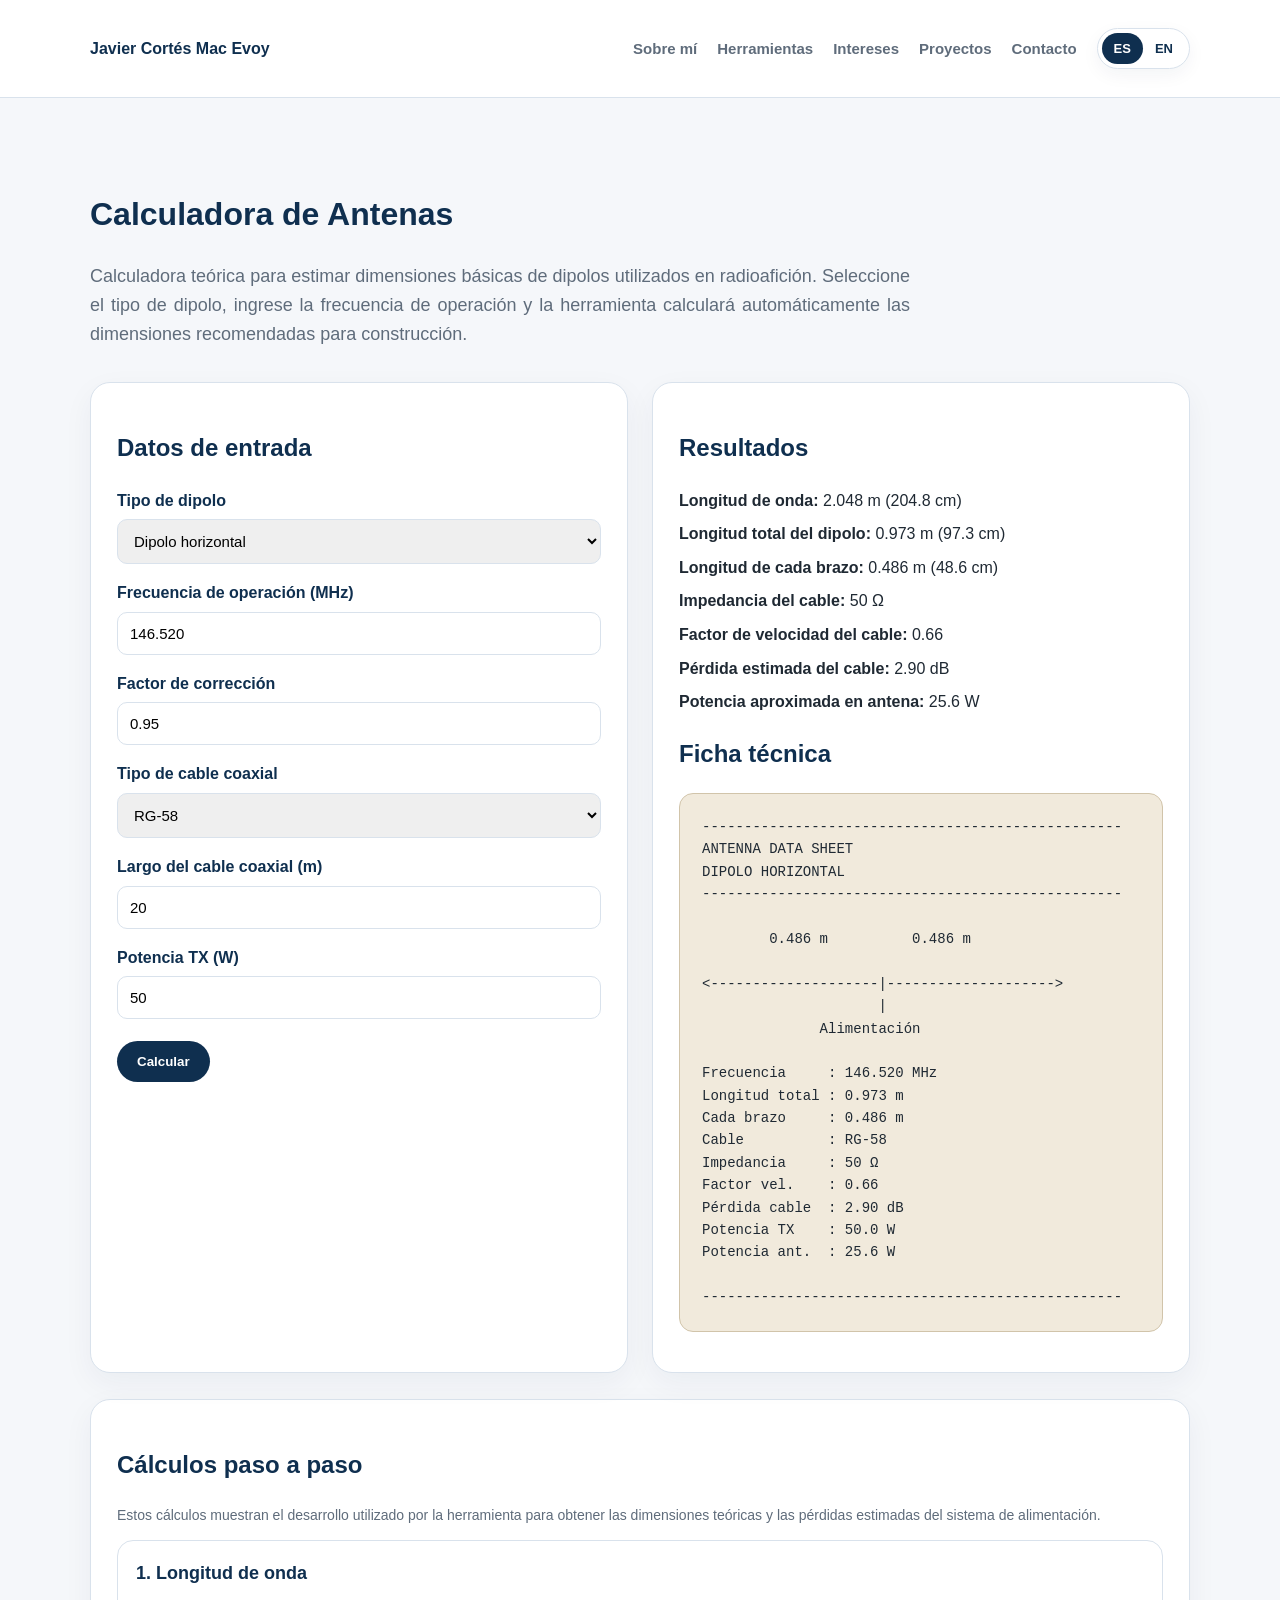
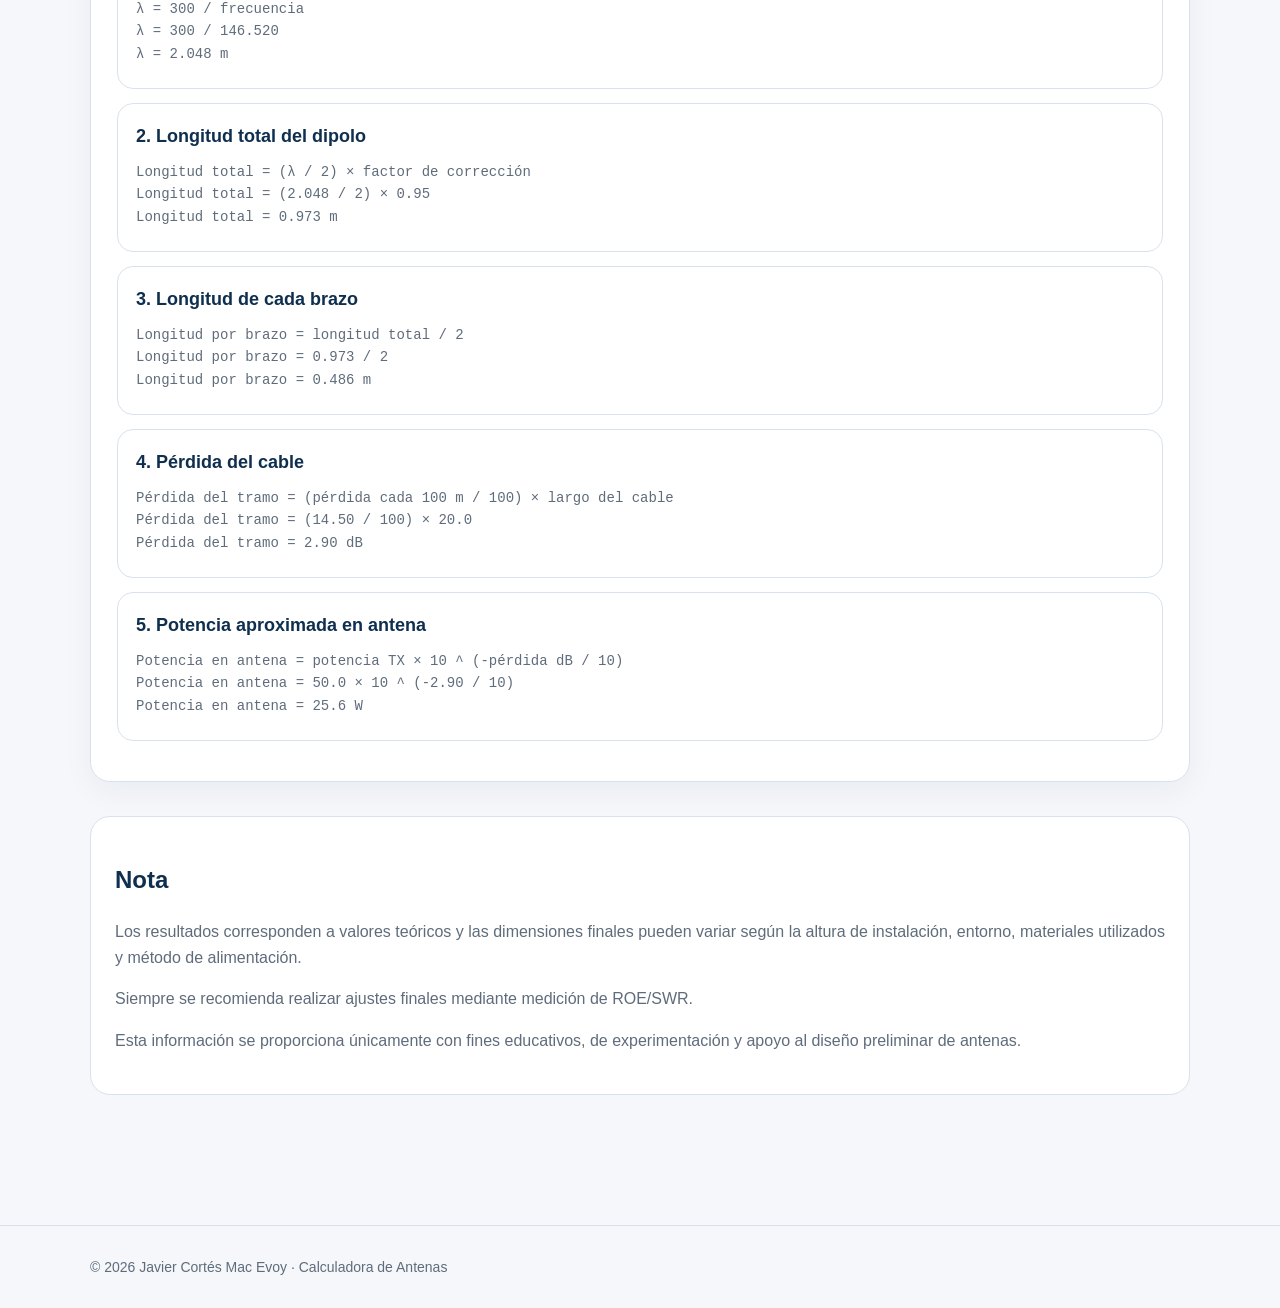
<file: herramientas/radioaficion/antenas/index.html>
<!DOCTYPE html>
<html lang="es">
<head>
  <meta charset="UTF-8">
  <meta name="viewport" content="width=device-width, initial-scale=1.0">
  <title>Calculadora de Antenas | Javier Cortés Mac Evoy</title>
  <meta name="description" content="Calculadora de dipolos para radioafición: estima las dimensiones básicas de la antena según el tipo de dipolo y la frecuencia de operación.">

<!-- Google Analytics -->
<script async src="https://www.googletagmanager.com/gtag/js?id=G-1M1TVZT13N"></script>
<script>
  window.dataLayer = window.dataLayer || [];
  function gtag(){dataLayer.push(arguments);}
  gtag('js', new Date());

  gtag('config', 'G-1M1TVZT13N', {
    send_page_view: true
  });
</script>

<!-- Microsoft Clarity -->
<script type="text/javascript">
  (function(c,l,a,r,i,t,y){
    c[a]=c[a]||function(){(c[a].q=c[a].q||[]).push(arguments)};
    t=l.createElement(r);t.async=1;t.src="https://www.clarity.ms/tag/"+i;
    y=l.getElementsByTagName(r)[0];y.parentNode.insertBefore(t,y);
  })(window, document, "clarity", "script", "y1c670qxg2");
</script>
  
  
  <style>
    :root {
      --bg: #f5f7fa;
      --card: #ffffff;
      --text: #1f2933;
      --muted: #5f6c7b;
      --primary: #0f2f4f;
      --accent: #2563eb;
      --line: #d9e2ec;
      --paper: #f1eadc;
      --paper-line: #d1c4aa;
    }

    * {
      box-sizing: border-box;
    }

    body {
      margin: 0;
      font-family: Arial, Helvetica, sans-serif;
      background: var(--bg);
      color: var(--text);
      line-height: 1.6;
    }

    .container {
      width: min(1100px, 92%);
      margin: 0 auto;
    }

    header {
      padding: 28px 0;
      border-bottom: 1px solid var(--line);
      background: var(--card);
    }

    nav {
      display: flex;
      justify-content: space-between;
      align-items: center;
      gap: 24px;
    }

    .brand {
      font-weight: 700;
      color: var(--primary);
    }

    .nav-links {
      display: flex;
      align-items: center;
      gap: 20px;
      flex-wrap: wrap;
    }

    .nav-links a {
      text-decoration: none;
      color: var(--muted);
      font-size: 15px;
      font-weight: 700;
    }

    .nav-links a:hover {
      color: var(--accent);
    }

    .language-switch {
      display: inline-flex;
      align-items: center;
      background: #ffffff;
      border: 1px solid var(--line);
      border-radius: 999px;
      padding: 4px;
      box-shadow: 0 6px 18px rgba(15, 47, 79, 0.05);
    }

    .lang-option {
      border: none;
      background: transparent;
      color: var(--primary);
      padding: 8px 12px;
      border-radius: 999px;
      cursor: pointer;
      font-weight: 800;
      font-size: 13px;
      margin: 0;
    }

    .lang-option.active {
      background: var(--primary);
      color: #ffffff;
    }

    main {
      padding: 70px 0;
    }

    h1, h2, h3 {
      color: var(--primary);
    }

    .intro {
      max-width: 820px;
      font-size: 18px;
      color: var(--muted);
      text-align: justify;
    }

    .layout {
      display: grid;
      grid-template-columns: 1fr 1fr;
      gap: 24px;
      margin-top: 34px;
    }

    .card {
      background: var(--card);
      border: 1px solid var(--line);
      border-radius: 20px;
      padding: 26px;
      box-shadow: 0 10px 30px rgba(15, 47, 79, 0.05);
    }

    label {
      display: block;
      margin-top: 16px;
      font-weight: 700;
      color: var(--primary);
    }

    input, select {
      width: 100%;
      padding: 12px;
      margin-top: 6px;
      border: 1px solid var(--line);
      border-radius: 10px;
      font-size: 15px;
    }

    .help-text {
      color: var(--muted);
      font-size: 14px;
      margin-top: 10px;
      text-align: justify;
    }

    .manual-cable {
      display: none;
      margin-top: 18px;
      padding: 18px;
      border: 1px dashed var(--line);
      border-radius: 16px;
      background: #f8fafc;
    }

    button {
      margin-top: 22px;
      padding: 13px 20px;
      border: none;
      border-radius: 999px;
      background: var(--primary);
      color: #ffffff;
      font-weight: 700;
      cursor: pointer;
    }

    button:hover {
      background: var(--accent);
    }

    .results p {
      margin: 8px 0;
    }

    pre {
      background: var(--paper);
      color: var(--text);
      padding: 22px;
      border-radius: 14px;
      overflow-x: auto;
      font-family: "Courier New", monospace;
      font-size: 14px;
      border: 1px solid var(--paper-line);
    }

    .steps {
      margin-top: 26px;
    }

    .step {
      background: #ffffff;
      border: 1px solid var(--line);
      border-radius: 16px;
      padding: 18px;
      margin-bottom: 14px;
    }

    .step h3 {
      margin-top: 0;
      margin-bottom: 10px;
      font-size: 18px;
    }

    .step p {
      margin: 5px 0;
      color: var(--muted);
      font-family: "Courier New", monospace;
      font-size: 14px;
    }

    .note {
      margin-top: 34px;
      background: var(--card);
      border: 1px solid var(--line);
      border-radius: 20px;
      padding: 24px;
      color: var(--muted);
      text-align: justify;
    }

    footer {
      margin-top: 60px;
      padding: 30px 0;
      border-top: 1px solid var(--line);
      color: var(--muted);
      font-size: 14px;
    }

    @media (max-width: 850px) {
      nav {
        flex-direction: column;
        align-items: flex-start;
      }

      .nav-links {
        gap: 14px;
      }

      .layout {
        grid-template-columns: 1fr;
      }
    }
  </style>
</head>

<body>
  <header>
    <div class="container">
      <nav>
        <div class="brand">Javier Cortés Mac Evoy</div>
        <div class="nav-links">
          <a href="../../../#sobre-mi" data-i18n="nav.about">Sobre mí</a>
          <a href="../../../#herramientas" data-i18n="nav.tools">Herramientas</a>
          <a href="../../../#intereses" data-i18n="nav.interests">Intereses</a>
          <a href="../../../proyectos/" data-i18n="nav.projects">Proyectos</a>
          <a href="../../../#contacto" data-i18n="nav.contact">Contacto</a>

          <div class="language-switch" aria-label="Selector de idioma">
            <button id="langEs" class="lang-option active" type="button">ES</button>
            <button id="langEn" class="lang-option" type="button">EN</button>
          </div>
        </div>
      </nav>
    </div>
  </header>

  <main>
    <div class="container">
      <h1 data-i18n="page.title">Calculadora de Antenas</h1>

      <p class="intro" data-i18n="page.intro">
        Calculadora teórica para estimar dimensiones básicas de dipolos utilizados en radioafición.
        Seleccione el tipo de dipolo, ingrese la frecuencia de operación y la herramienta calculará
        automáticamente las dimensiones recomendadas para construcción.
      </p>

      <div class="layout">
        <div class="card">
          <h2 data-i18n="form.title">Datos de entrada</h2>

          <label for="tipo" data-i18n="form.type">Tipo de dipolo</label>
          <select id="tipo">
            <option value="horizontal" data-i18n="option.horizontal">Dipolo horizontal</option>
            <option value="vertical" data-i18n="option.vertical">Dipolo vertical</option>
            <option value="invertedv" data-i18n="option.invertedv">Dipolo invertido V</option>
          </select>

          <label for="frecuencia" data-i18n="form.frequency">Frecuencia de operación (MHz)</label>
          <input id="frecuencia" type="number" value="146.520" step="0.001">

          <label for="factor" data-i18n="form.factor">Factor de corrección</label>
          <input id="factor" type="number" value="0.95" step="0.01">

          <label for="cable" data-i18n="form.cable">Tipo de cable coaxial</label>
          <select id="cable" onchange="mostrarCableManual()">
            <option value="rg58">RG-58</option>
            <option value="rg213">RG-213</option>
            <option value="rg8x">RG-8X</option>
            <option value="lmr400">LMR-400</option>
            <option value="otro" data-i18n="option.other">Otro</option>
          </select>

          <div id="manualCable" class="manual-cable">
            <p class="help-text" data-i18n="form.manualHelp">
              Use esta opción si el cable no aparece en la lista. Ingrese los datos técnicos
              entregados por el fabricante o valores estimados conocidos.
            </p>

            <label for="nombreCable" data-i18n="form.cableName">Nombre del cable</label>
            <input id="nombreCable" type="text" value="Cable personalizado">

            <label for="impedanciaManual" data-i18n="form.impedance">Impedancia característica (Ω)</label>
            <input id="impedanciaManual" type="number" value="50" step="1">

            <label for="factorVelocidadManual" data-i18n="form.velocity">Factor de velocidad</label>
            <input id="factorVelocidadManual" type="number" value="0.66" step="0.01">

            <label for="perdidaManual" data-i18n="form.loss100">Pérdida estimada (dB / 100 m)</label>
            <input id="perdidaManual" type="number" value="14.5" step="0.1">
          </div>

          <label for="largoCable" data-i18n="form.cableLength">Largo del cable coaxial (m)</label>
          <input id="largoCable" type="number" value="20" step="0.1">

          <label for="potencia" data-i18n="form.power">Potencia TX (W)</label>
          <input id="potencia" type="number" value="50" step="1">

          <button onclick="calcular()" data-analytics-tool="Calculadora de Antenas" data-analytics-event="calculo_realizado" data-i18n="button.calculate">Calcular</button>
        </div>

        <div class="card results">
          <h2 data-i18n="results.title">Resultados</h2>

          <p><strong data-i18n="results.lambda">Longitud de onda:</strong> <span id="lambda">-</span></p>
          <p><strong data-i18n="results.totalLength">Longitud total del dipolo:</strong> <span id="longitudTotal">-</span></p>
          <p><strong data-i18n="results.armLength">Longitud de cada brazo:</strong> <span id="brazo">-</span></p>
          <p><strong data-i18n="results.impedance">Impedancia del cable:</strong> <span id="impedanciaCable">-</span></p>
          <p><strong data-i18n="results.velocity">Factor de velocidad del cable:</strong> <span id="factorVelocidadCable">-</span></p>
          <p><strong data-i18n="results.loss">Pérdida estimada del cable:</strong> <span id="perdida">-</span></p>
          <p><strong data-i18n="results.antennaPower">Potencia aproximada en antena:</strong> <span id="potenciaAntena">-</span></p>

          <h2 data-i18n="datasheet.title">Ficha técnica</h2>
          <pre id="diagrama" data-i18n="datasheet.placeholder">Ingrese los datos y presione Calcular.</pre>
        </div>
      </div>

      <div class="card steps">
        <h2 data-i18n="steps.title">Cálculos paso a paso</h2>
        <p class="help-text" data-i18n="steps.intro">
          Estos cálculos muestran el desarrollo utilizado por la herramienta para obtener las
          dimensiones teóricas y las pérdidas estimadas del sistema de alimentación.
        </p>

        <div class="step">
          <h3 data-i18n="steps.lambdaTitle">1. Longitud de onda</h3>
          <p id="pasoLambda">-</p>
        </div>

        <div class="step">
          <h3 data-i18n="steps.totalTitle">2. Longitud total del dipolo</h3>
          <p id="pasoLongitudTotal">-</p>
        </div>

        <div class="step">
          <h3 data-i18n="steps.armTitle">3. Longitud de cada brazo</h3>
          <p id="pasoBrazo">-</p>
        </div>

        <div class="step">
          <h3 data-i18n="steps.lossTitle">4. Pérdida del cable</h3>
          <p id="pasoPerdida">-</p>
        </div>

        <div class="step">
          <h3 data-i18n="steps.powerTitle">5. Potencia aproximada en antena</h3>
          <p id="pasoPotencia">-</p>
        </div>
      </div>

      <div class="note">
        <h2 data-i18n="note.title">Nota</h2>
        <p data-i18n="note.p1">
          Los resultados corresponden a valores teóricos y las dimensiones finales pueden variar según
          la altura de instalación, entorno, materiales utilizados y método de alimentación.
        </p>
        <p data-i18n="note.p2">
          Siempre se recomienda realizar ajustes finales mediante medición de ROE/SWR.
        </p>
        <p data-i18n="note.p3">
          Esta información se proporciona únicamente con fines educativos, de experimentación y apoyo
          al diseño preliminar de antenas.
        </p>
      </div>
    </div>
  </main>

  <footer>
    <div class="container">
      <span data-i18n="footer.text">© 2026 Javier Cortés Mac Evoy · Calculadora de Antenas</span>
    </div>
  </footer>

  <script>

    const translations = {
      es: {
        "nav.about": "Sobre mí",
        "nav.tools": "Herramientas",
        "nav.interests": "Intereses",
        "nav.projects": "Proyectos",
        "nav.contact": "Contacto",
        "page.title": "Calculadora de Antenas",
        "page.intro": "Calculadora teórica para estimar dimensiones básicas de dipolos utilizados en radioafición. Seleccione el tipo de dipolo, ingrese la frecuencia de operación y la herramienta calculará automáticamente las dimensiones recomendadas para construcción.",
        "form.title": "Datos de entrada",
        "form.type": "Tipo de dipolo",
        "option.horizontal": "Dipolo horizontal",
        "option.vertical": "Dipolo vertical",
        "option.invertedv": "Dipolo invertido V",
        "form.frequency": "Frecuencia de operación (MHz)",
        "form.factor": "Factor de corrección",
        "form.cable": "Tipo de cable coaxial",
        "option.other": "Otro",
        "form.manualHelp": "Use esta opción si el cable no aparece en la lista. Ingrese los datos técnicos entregados por el fabricante o valores estimados conocidos.",
        "form.cableName": "Nombre del cable",
        "form.impedance": "Impedancia característica (Ω)",
        "form.velocity": "Factor de velocidad",
        "form.loss100": "Pérdida estimada (dB / 100 m)",
        "form.cableLength": "Largo del cable coaxial (m)",
        "form.power": "Potencia TX (W)",
        "button.calculate": "Calcular",
        "results.title": "Resultados",
        "results.lambda": "Longitud de onda:",
        "results.totalLength": "Longitud total del dipolo:",
        "results.armLength": "Longitud de cada brazo:",
        "results.impedance": "Impedancia del cable:",
        "results.velocity": "Factor de velocidad del cable:",
        "results.loss": "Pérdida estimada del cable:",
        "results.antennaPower": "Potencia aproximada en antena:",
        "datasheet.title": "Ficha técnica",
        "datasheet.placeholder": "Ingrese los datos y presione Calcular.",
        "steps.title": "Cálculos paso a paso",
        "steps.intro": "Estos cálculos muestran el desarrollo utilizado por la herramienta para obtener las dimensiones teóricas y las pérdidas estimadas del sistema de alimentación.",
        "steps.lambdaTitle": "1. Longitud de onda",
        "steps.totalTitle": "2. Longitud total del dipolo",
        "steps.armTitle": "3. Longitud de cada brazo",
        "steps.lossTitle": "4. Pérdida del cable",
        "steps.powerTitle": "5. Potencia aproximada en antena",
        "note.title": "Nota",
        "note.p1": "Los resultados corresponden a valores teóricos y las dimensiones finales pueden variar según la altura de instalación, entorno, materiales utilizados y método de alimentación.",
        "note.p2": "Siempre se recomienda realizar ajustes finales mediante medición de ROE/SWR.",
        "note.p3": "Esta información se proporciona únicamente con fines educativos, de experimentación y apoyo al diseño preliminar de antenas.",
        "footer.text": "© 2026 Javier Cortés Mac Evoy · Calculadora de Antenas"
      },
      en: {
        "nav.about": "About me",
        "nav.tools": "Tools",
        "nav.interests": "Interests",
        "nav.projects": "Projects",
        "nav.contact": "Contact",
        "page.title": "Antenna Calculator",
        "page.intro": "Theoretical calculator for estimating basic dimensions of dipoles used in amateur radio. Select the dipole type, enter the operating frequency, and the tool will automatically calculate recommended dimensions for construction.",
        "form.title": "Input data",
        "form.type": "Dipole type",
        "option.horizontal": "Horizontal dipole",
        "option.vertical": "Vertical dipole",
        "option.invertedv": "Inverted V dipole",
        "form.frequency": "Operating frequency (MHz)",
        "form.factor": "Correction factor",
        "form.cable": "Coaxial cable type",
        "option.other": "Other",
        "form.manualHelp": "Use this option if the cable is not listed. Enter manufacturer technical data or known estimated values.",
        "form.cableName": "Cable name",
        "form.impedance": "Characteristic impedance (Ω)",
        "form.velocity": "Velocity factor",
        "form.loss100": "Estimated loss (dB / 100 m)",
        "form.cableLength": "Coaxial cable length (m)",
        "form.power": "TX power (W)",
        "button.calculate": "Calculate",
        "results.title": "Results",
        "results.lambda": "Wavelength:",
        "results.totalLength": "Total dipole length:",
        "results.armLength": "Length of each arm:",
        "results.impedance": "Cable impedance:",
        "results.velocity": "Cable velocity factor:",
        "results.loss": "Estimated cable loss:",
        "results.antennaPower": "Approximate antenna power:",
        "datasheet.title": "Technical sheet",
        "datasheet.placeholder": "Enter the data and press Calculate.",
        "steps.title": "Step-by-step calculations",
        "steps.intro": "These calculations show the development used by the tool to obtain theoretical dimensions and estimated losses for the feed system.",
        "steps.lambdaTitle": "1. Wavelength",
        "steps.totalTitle": "2. Total dipole length",
        "steps.armTitle": "3. Length of each arm",
        "steps.lossTitle": "4. Cable loss",
        "steps.powerTitle": "5. Approximate antenna power",
        "note.title": "Note",
        "note.p1": "The results correspond to theoretical values and final dimensions may vary depending on installation height, surroundings, materials used, and feeding method.",
        "note.p2": "Final adjustments using SWR/ROE measurement are always recommended.",
        "note.p3": "This information is provided solely for educational, experimental, and preliminary antenna design support purposes.",
        "footer.text": "© 2026 Javier Cortés Mac Evoy · Antenna Calculator"
      }
    };

    let currentLang = localStorage.getItem("siteLang") || "es";

    function setLanguage(lang) {
      currentLang = lang;
      localStorage.setItem("siteLang", lang);
      document.documentElement.lang = lang;

      document.querySelectorAll("[data-i18n]").forEach(function (element) {
        const key = element.getAttribute("data-i18n");
        if (translations[lang] && translations[lang][key]) {
          element.textContent = translations[lang][key];
        }
      });

      document.getElementById("langEs").classList.toggle("active", lang === "es");
      document.getElementById("langEn").classList.toggle("active", lang === "en");

      if (document.getElementById("lambda").textContent !== "-") {
        calcular();
      }
    }

    document.getElementById("langEs").addEventListener("click", function () {
      setLanguage("es");
    });

    document.getElementById("langEn").addEventListener("click", function () {
      setLanguage("en");
    });

    function t(es, en) {
      return currentLang === "en" ? en : es;
    }

    const cables = {
      rg58: {
        nombre: "RG-58",
        impedancia: 50,
        factorVelocidad: 0.66,
        perdida100m: 14.5
      },
      rg213: {
        nombre: "RG-213",
        impedancia: 50,
        factorVelocidad: 0.66,
        perdida100m: 7.0
      },
      rg8x: {
        nombre: "RG-8X",
        impedancia: 50,
        factorVelocidad: 0.78,
        perdida100m: 9.8
      },
      lmr400: {
        nombre: "LMR-400",
        impedancia: 50,
        factorVelocidad: 0.85,
        perdida100m: 4.4
      }
    };

    function mostrarCableManual() {
      const cableSeleccionado = document.getElementById("cable").value;
      const bloqueManual = document.getElementById("manualCable");

      if (cableSeleccionado === "otro") {
        bloqueManual.style.display = "block";
      } else {
        bloqueManual.style.display = "none";
      }
    }

    function obtenerCable() {
      const cableKey = document.getElementById("cable").value;

      if (cableKey === "otro") {
        return {
          nombre: document.getElementById("nombreCable").value || "Cable personalizado",
          impedancia: parseFloat(document.getElementById("impedanciaManual").value),
          factorVelocidad: parseFloat(document.getElementById("factorVelocidadManual").value),
          perdida100m: parseFloat(document.getElementById("perdidaManual").value)
        };
      }

      return cables[cableKey];
    }

    function metrosCm(valor) {
      return valor.toFixed(3) + " m (" + (valor * 100).toFixed(1) + " cm)";
    }

    function calcular() {
      const tipo = document.getElementById("tipo").value;
      const frecuencia = parseFloat(document.getElementById("frecuencia").value);
      const factor = parseFloat(document.getElementById("factor").value);
      const largoCable = parseFloat(document.getElementById("largoCable").value);
      const potencia = parseFloat(document.getElementById("potencia").value);
      const cable = obtenerCable();

      if (
        isNaN(frecuencia) || frecuencia <= 0 ||
        isNaN(factor) || factor <= 0 ||
        isNaN(largoCable) || largoCable < 0 ||
        isNaN(potencia) || potencia <= 0 ||
        isNaN(cable.impedancia) ||
        isNaN(cable.factorVelocidad) ||
        isNaN(cable.perdida100m)
      ) {
        alert(t("Revise los datos ingresados. Todos los valores numéricos deben ser válidos.", "Please check the entered data. All numeric values must be valid."));
        return;
      }

      const lambda = 300 / frecuencia;
      const longitudTotal = (lambda / 2) * factor;
      const brazo = longitudTotal / 2;

      const perdidaDb = (cable.perdida100m / 100) * largoCable;
      const potenciaAntena = potencia * Math.pow(10, -perdidaDb / 10);

      document.getElementById("lambda").textContent = metrosCm(lambda);
      document.getElementById("longitudTotal").textContent = metrosCm(longitudTotal);
      document.getElementById("brazo").textContent = metrosCm(brazo);
      document.getElementById("impedanciaCable").textContent = cable.impedancia.toFixed(0) + " Ω";
      document.getElementById("factorVelocidadCable").textContent = cable.factorVelocidad.toFixed(2);
      document.getElementById("perdida").textContent = perdidaDb.toFixed(2) + " dB";
      document.getElementById("potenciaAntena").textContent = potenciaAntena.toFixed(1) + " W";

      let nombreTipo = "";
      let esquema = "";

      if (tipo === "horizontal") {
        nombreTipo = t("DIPOLO HORIZONTAL", "HORIZONTAL DIPOLE");
        esquema =
`--------------------------------------------------
ANTENNA DATA SHEET
${nombreTipo}
--------------------------------------------------

        ${brazo.toFixed(3)} m          ${brazo.toFixed(3)} m

<--------------------|-------------------->
                     |
              ${t('Alimentación', 'Feed point')}

${t('Frecuencia     :', 'Frequency     :')} ${frecuencia.toFixed(3)} MHz
${t('Longitud total :', 'Total length  :')} ${longitudTotal.toFixed(3)} m
${t('Cada brazo     :', 'Each arm      :')} ${brazo.toFixed(3)} m
${t('Cable          :', 'Cable         :')} ${cable.nombre}
${t('Impedancia     :', 'Impedance     :')} ${cable.impedancia.toFixed(0)} Ω
${t('Factor vel.    :', 'Vel. factor   :')} ${cable.factorVelocidad.toFixed(2)}
${t('Pérdida cable  :', 'Cable loss    :')} ${perdidaDb.toFixed(2)} dB
${t('Potencia TX    :', 'TX power      :')} ${potencia.toFixed(1)} W
${t('Potencia ant.  :', 'Antenna power :')} ${potenciaAntena.toFixed(1)} W

--------------------------------------------------`;
      }

      if (tipo === "vertical") {
        nombreTipo = t("DIPOLO VERTICAL", "VERTICAL DIPOLE");
        esquema =
`--------------------------------------------------
ANTENNA DATA SHEET
${nombreTipo}
--------------------------------------------------

              ${t('Elemento superior', 'Upper element')}
                  ${brazo.toFixed(3)} m

                      |
                      |
                      |
                      |
----------------------|----------------------
                ${t('Alimentación', 'Feed point')}
----------------------|----------------------
                      |
                      |
                      |
                      |

              ${t('Elemento inferior', 'Lower element')}
                  ${brazo.toFixed(3)} m

${t('Frecuencia     :', 'Frequency     :')} ${frecuencia.toFixed(3)} MHz
${t('Longitud total :', 'Total length  :')} ${longitudTotal.toFixed(3)} m
${t('Cada brazo     :', 'Each arm      :')} ${brazo.toFixed(3)} m
${t('Cable          :', 'Cable         :')} ${cable.nombre}
${t('Impedancia     :', 'Impedance     :')} ${cable.impedancia.toFixed(0)} Ω
${t('Factor vel.    :', 'Vel. factor   :')} ${cable.factorVelocidad.toFixed(2)}
${t('Pérdida cable  :', 'Cable loss    :')} ${perdidaDb.toFixed(2)} dB
${t('Potencia TX    :', 'TX power      :')} ${potencia.toFixed(1)} W
${t('Potencia ant.  :', 'Antenna power :')} ${potenciaAntena.toFixed(1)} W

--------------------------------------------------`;
      }

      if (tipo === "invertedv") {
        nombreTipo = t("DIPOLO INVERTIDO V", "INVERTED V DIPOLE");
        esquema =
`--------------------------------------------------
ANTENNA DATA SHEET
${nombreTipo}
--------------------------------------------------

                   ${t('Alimentación', 'Feed point')}
                       |
                      / \\
                     /   \\
                    /     \\
                   /       \\

             ${brazo.toFixed(3)} m     ${brazo.toFixed(3)} m

${t('Frecuencia     :', 'Frequency     :')} ${frecuencia.toFixed(3)} MHz
${t('Longitud total :', 'Total length  :')} ${longitudTotal.toFixed(3)} m
${t('Cada brazo     :', 'Each arm      :')} ${brazo.toFixed(3)} m
${t('Cable          :', 'Cable         :')} ${cable.nombre}
${t('Impedancia     :', 'Impedance     :')} ${cable.impedancia.toFixed(0)} Ω
${t('Factor vel.    :', 'Vel. factor   :')} ${cable.factorVelocidad.toFixed(2)}
${t('Pérdida cable  :', 'Cable loss    :')} ${perdidaDb.toFixed(2)} dB
${t('Potencia TX    :', 'TX power      :')} ${potencia.toFixed(1)} W
${t('Potencia ant.  :', 'Antenna power :')} ${potenciaAntena.toFixed(1)} W

--------------------------------------------------`;
      }

      document.getElementById("diagrama").textContent = esquema;

      document.getElementById("pasoLambda").innerHTML =
        t("λ = 300 / frecuencia<br>", "λ = 300 / frequency<br>") +
        "λ = 300 / " + frecuencia.toFixed(3) + "<br>" +
        "λ = " + lambda.toFixed(3) + " m";

      document.getElementById("pasoLongitudTotal").innerHTML =
        t("Longitud total = (λ / 2) × factor de corrección<br>", "Total length = (λ / 2) × correction factor<br>") +
        t("Longitud total = ", "Total length = ") + "(" + lambda.toFixed(3) + " / 2) × " + factor.toFixed(2) + "<br>" +
        t("Longitud total = ", "Total length = ") + longitudTotal.toFixed(3) + " m";

      document.getElementById("pasoBrazo").innerHTML =
        t("Longitud por brazo = longitud total / 2<br>", "Arm length = total length / 2<br>") +
        t("Longitud por brazo = ", "Arm length = ") + longitudTotal.toFixed(3) + " / 2<br>" +
        t("Longitud por brazo = ", "Arm length = ") + brazo.toFixed(3) + " m";

      document.getElementById("pasoPerdida").innerHTML =
        t("Pérdida del tramo = (pérdida cada 100 m / 100) × largo del cable<br>", "Cable section loss = (loss per 100 m / 100) × cable length<br>") +
        t("Pérdida del tramo = ", "Cable section loss = ") + "(" + cable.perdida100m.toFixed(2) + " / 100) × " + largoCable.toFixed(1) + "<br>" +
        t("Pérdida del tramo = ", "Cable section loss = ") + perdidaDb.toFixed(2) + " dB";

      document.getElementById("pasoPotencia").innerHTML =
        t("Potencia en antena = potencia TX × 10 ^ (-pérdida dB / 10)<br>", "Antenna power = TX power × 10 ^ (-loss dB / 10)<br>") +
        t("Potencia en antena = ", "Antenna power = ") + potencia.toFixed(1) + " × 10 ^ (-" + perdidaDb.toFixed(2) + " / 10)<br>" +
        t("Potencia en antena = ", "Antenna power = ") + potenciaAntena.toFixed(1) + " W";
    }

    mostrarCableManual();
    setLanguage(currentLang);
    calcular();
  </script>
  <script src="../../../assets/js/analytics.js"></script>
</body>
</html>
</file>
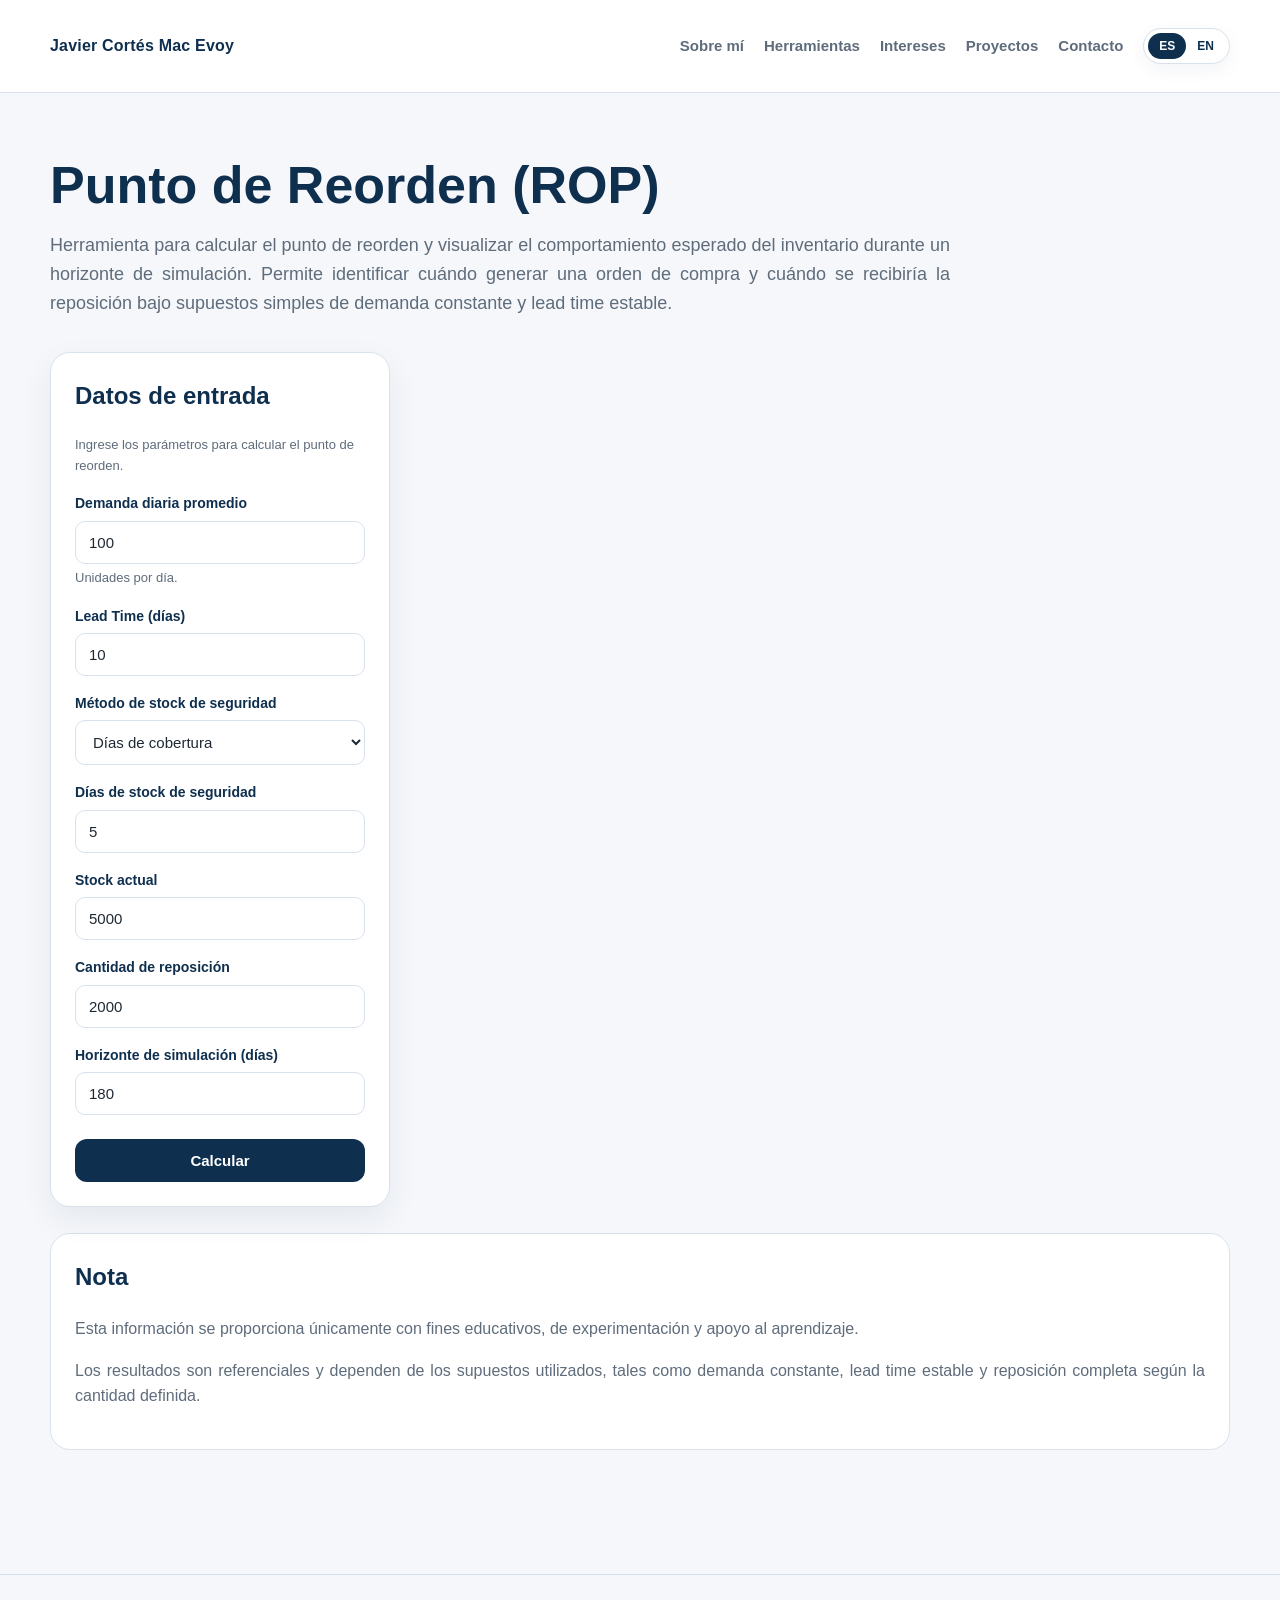
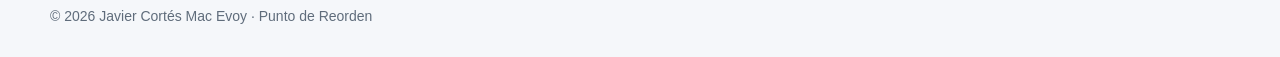
<file: herramientas/supplychain/rop/index.html>
<!DOCTYPE html>
<html lang="es">
<head>
  <meta charset="UTF-8">
  <meta name="viewport" content="width=device-width, initial-scale=1.0">
  <title>Punto de Reorden (ROP) | Javier Cortés Mac Evoy</title>
  <meta name="description" content="Calcula el punto de reorden (ROP) y visualiza la proyección de inventario para identificar cuándo generar una nueva orden de compra.">

<!-- Google Analytics -->
<script async src="https://www.googletagmanager.com/gtag/js?id=G-1M1TVZT13N"></script>
<script>
  window.dataLayer = window.dataLayer || [];
  function gtag(){dataLayer.push(arguments);}
  gtag('js', new Date());

  gtag('config', 'G-1M1TVZT13N', {
    send_page_view: true
  });
</script>

<!-- Microsoft Clarity -->
<script type="text/javascript">
  (function(c,l,a,r,i,t,y){
    c[a]=c[a]||function(){(c[a].q=c[a].q||[]).push(arguments)};
    t=l.createElement(r);t.async=1;t.src="https://www.clarity.ms/tag/"+i;
    y=l.getElementsByTagName(r)[0];y.parentNode.insertBefore(t,y);
  })(window, document, "clarity", "script", "y1c670qxg2");
</script>

  
  <style>
    :root {
      --bg: #f5f7fa;
      --card: #ffffff;
      --text: #1f2933;
      --muted: #5f6c7b;
      --primary: #0f2f4f;
      --accent: #2563eb;
      --accent-soft: #edf4ff;
      --green: #15803d;
      --green-soft: #eaf7ef;
      --orange: #ea580c;
      --orange-soft: #fff4e6;
      --purple: #7e22ce;
      --purple-soft: #f4e8ff;
      --teal: #0f766e;
      --teal-soft: #e6fffb;
      --line: #d9e2ec;
      --shadow: rgba(15, 47, 79, 0.07);
    }

    * {
      box-sizing: border-box;
    }

    body {
      margin: 0;
      font-family: Arial, Helvetica, sans-serif;
      background: var(--bg);
      color: var(--text);
      line-height: 1.6;
    }

    .container {
      width: min(1180px, 94%);
      margin: 0 auto;
    }

    header {
      padding: 28px 0;
      border-bottom: 1px solid var(--line);
      background: var(--card);
    }

    nav {
      display: flex;
      justify-content: space-between;
      align-items: center;
      gap: 24px;
    }

    .brand {
      font-weight: 700;
      color: var(--primary);
      letter-spacing: 0.2px;
    }

    .nav-links {
      display: flex;
      align-items: center;
      gap: 20px;
      flex-wrap: wrap;
    }

    .nav-links a {
      text-decoration: none;
      color: var(--muted);
      font-size: 15px;
      font-weight: 700;
    }

    .nav-links a:hover {
      color: var(--accent);
    }

    .lang-switch {
      display: inline-flex;
      align-items: center;
      background: #ffffff;
      border: 1px solid var(--line);
      border-radius: 999px;
      padding: 4px;
      box-shadow: 0 6px 18px rgba(15, 47, 79, 0.05);
    }

    .lang-option {
      width: auto;
      margin: 0;
      padding: 7px 11px;
      border: none;
      border-radius: 999px;
      background: transparent;
      color: var(--primary);
      font-size: 12px;
      font-weight: 800;
      cursor: pointer;
      line-height: 1;
    }

    .lang-option.active {
      background: var(--primary);
      color: #ffffff;
    }

    main {
      padding: 64px 0;
    }

    h1, h2, h3 {
      color: var(--primary);
    }

    h1 {
      font-size: clamp(34px, 5vw, 52px);
      line-height: 1.08;
      margin: 0 0 14px;
    }

    h2 {
      margin-top: 0;
      font-size: 24px;
    }

    .intro {
      max-width: 900px;
      font-size: 18px;
      color: var(--muted);
      text-align: justify;
      margin-bottom: 34px;
    }

    .dashboard {
      display: grid;
      grid-template-columns: 340px 1fr;
      gap: 22px;
      align-items: start;
    }

    .card {
      background: var(--card);
      border: 1px solid var(--line);
      border-radius: 20px;
      padding: 24px;
      box-shadow: 0 12px 32px var(--shadow);
    }

    .form-card {
      position: sticky;
      top: 18px;
    }

    label {
      display: block;
      margin-top: 16px;
      font-weight: 700;
      color: var(--primary);
      font-size: 14px;
    }

    input, select {
      width: 100%;
      padding: 12px 13px;
      margin-top: 6px;
      border: 1px solid var(--line);
      border-radius: 10px;
      font-size: 15px;
      background: #ffffff;
      color: var(--text);
    }

    input:focus, select:focus {
      outline: 2px solid rgba(37, 99, 235, 0.16);
      border-color: var(--accent);
    }

    .input-help {
      color: var(--muted);
      font-size: 13px;
      margin-top: 4px;
    }

    button {
      width: 100%;
      margin-top: 24px;
      padding: 13px 20px;
      border: none;
      border-radius: 12px;
      background: var(--primary);
      color: #ffffff;
      font-weight: 700;
      cursor: pointer;
      font-size: 15px;
    }

    button:hover {
      background: var(--accent);
    }

    .output {
      display: none;
    }

    .result-grid {
      display: grid;
      grid-template-columns: repeat(5, 1fr);
      gap: 14px;
    }

    .metric {
      border: 1px solid var(--line);
      border-radius: 16px;
      padding: 16px;
      min-height: 120px;
      background: #ffffff;
    }

    .metric .tag {
      display: inline-block;
      font-size: 12px;
      font-weight: 700;
      padding: 4px 8px;
      border-radius: 999px;
      margin-bottom: 10px;
    }

    .metric strong {
      display: block;
      font-size: 28px;
      line-height: 1.1;
      margin-bottom: 4px;
    }

    .metric span {
      color: var(--muted);
      font-size: 13px;
    }

    .metric.green {
      background: var(--green-soft);
      border-color: #c6efd2;
    }

    .metric.green .tag, .metric.green strong {
      color: var(--green);
    }

    .metric.blue {
      background: var(--accent-soft);
      border-color: #c7dafd;
    }

    .metric.blue .tag, .metric.blue strong {
      color: var(--accent);
    }

    .metric.purple {
      background: var(--purple-soft);
      border-color: #e2c5ff;
    }

    .metric.purple .tag, .metric.purple strong {
      color: var(--purple);
    }

    .metric.orange {
      background: var(--orange-soft);
      border-color: #fed7aa;
    }

    .metric.orange .tag, .metric.orange strong {
      color: var(--orange);
    }

    .metric.teal {
      background: var(--teal-soft);
      border-color: #b8eee6;
    }

    .metric.teal .tag, .metric.teal strong {
      color: var(--teal);
    }

    .chart-card {
      margin-top: 22px;
    }

    .chart-title {
      display: flex;
      justify-content: space-between;
      gap: 18px;
      align-items: baseline;
      margin-bottom: 12px;
    }

    .chart-title h2 {
      margin-bottom: 0;
    }

    .chart-title p {
      margin: 0;
      color: var(--muted);
      font-size: 14px;
    }

    .chart-frame {
      border: 1px solid var(--line);
      border-radius: 16px;
      padding: 14px;
      background: #ffffff;
    }

    canvas {
      width: 100%;
      height: 430px;
      display: block;
      border-radius: 12px;
      background: #ffffff;
    }

    .legend {
      display: flex;
      flex-wrap: wrap;
      gap: 16px;
      margin-bottom: 8px;
      color: var(--muted);
      font-size: 13px;
    }

    .legend-item {
      display: inline-flex;
      align-items: center;
      gap: 7px;
    }

    .legend-line {
      width: 26px;
      height: 3px;
      border-radius: 999px;
      background: var(--primary);
    }

    .legend-dash {
      width: 26px;
      height: 0;
      border-top: 2px dashed var(--accent);
    }

    .legend-dash.gray {
      border-color: #64748b;
    }

    .legend-dot {
      width: 9px;
      height: 9px;
      border-radius: 50%;
      background: var(--accent);
    }

    .legend-dot.dark {
      background: var(--primary);
    }

    .evaluation {
      margin-top: 22px;
    }

    .evaluation p {
      margin: 9px 0;
      color: var(--muted);
    }

    .steps-grid {
      display: grid;
      grid-template-columns: repeat(5, 1fr);
      gap: 14px;
      margin-top: 14px;
    }

    .step {
      border: 1px solid var(--line);
      border-radius: 16px;
      padding: 18px;
      background: #ffffff;
    }

    .step h3 {
      margin-top: 0;
      margin-bottom: 10px;
      font-size: 16px;
    }

    .step p {
      margin: 5px 0;
      color: var(--muted);
      font-family: "Courier New", monospace;
      font-size: 13px;
    }

    .note {
      margin-top: 26px;
      background: var(--card);
      border: 1px solid var(--line);
      border-radius: 20px;
      padding: 24px;
      color: var(--muted);
      text-align: justify;
    }

    footer {
      margin-top: 60px;
      padding: 30px 0;
      border-top: 1px solid var(--line);
      color: var(--muted);
      font-size: 14px;
    }

    @media (max-width: 1050px) {
      .dashboard {
        grid-template-columns: 1fr;
      }

      .form-card {
        position: static;
      }

      .result-grid,
      .steps-grid {
        grid-template-columns: repeat(2, 1fr);
      }
    }

    @media (max-width: 700px) {
      nav {
        flex-direction: column;
        align-items: flex-start;
      }

      .nav-links {
        gap: 14px;
      }

      .result-grid,
      .steps-grid {
        grid-template-columns: 1fr;
      }

      canvas {
        height: 360px;
      }
    }
  </style>
</head>

<body>
  <header>
    <div class="container">
      <nav>
        <div class="brand">Javier Cortés Mac Evoy</div>

        <div class="nav-links">
          <a href="../../../#sobre-mi" data-i18n="nav_about">Sobre mí</a>
          <a href="../../../#herramientas" data-i18n="nav_tools">Herramientas</a>
          <a href="../../../#intereses" data-i18n="nav_interests">Intereses</a>
          <a href="../../../proyectos/" data-i18n="nav_projects">Proyectos</a>
          <a href="../../../#contacto" data-i18n="nav_contact">Contacto</a>

          <div class="lang-switch" aria-label="Selector de idioma">
            <button id="langEs" class="lang-option active" type="button" onclick="setLanguage('es')">ES</button>
            <button id="langEn" class="lang-option" type="button" onclick="setLanguage('en')">EN</button>
          </div>
        </div>
      </nav>
    </div>
  </header>

  <main>
    <div class="container">
      <h1 data-i18n="page_title">Punto de Reorden (ROP)</h1>

      <p class="intro" data-i18n="intro">
        Herramienta para calcular el punto de reorden y visualizar el comportamiento esperado
        del inventario durante un horizonte de simulación. Permite identificar cuándo generar
        una orden de compra y cuándo se recibiría la reposición bajo supuestos simples de demanda
        constante y lead time estable.
      </p>

      <div class="dashboard">
        <aside class="card form-card">
          <h2 data-i18n="input_title">Datos de entrada</h2>
          <p class="input-help" data-i18n="input_help">Ingrese los parámetros para calcular el punto de reorden.</p>

          <label for="demanda" data-i18n="demand_label">Demanda diaria promedio</label>
          <input id="demanda" type="number" value="100" step="1">
          <div class="input-help" data-i18n="units_day">Unidades por día.</div>

          <label for="leadtime" data-i18n="leadtime_label">Lead Time (días)</label>
          <input id="leadtime" type="number" value="10" step="1">

          <label for="metodoSS" data-i18n="ss_method_label">Método de stock de seguridad</label>
          <select id="metodoSS" onchange="mostrarCampoSS()">
            <option value="dias" data-i18n="ss_days_option">Días de cobertura</option>
            <option value="unidades" data-i18n="ss_units_option">Unidades</option>
          </select>

          <div id="campoDiasSS">
            <label for="diasSS" data-i18n="ss_days_label">Días de stock de seguridad</label>
            <input id="diasSS" type="number" value="5" step="1">
          </div>

          <div id="campoUnidadesSS" style="display:none;">
            <label for="unidadesSS" data-i18n="ss_units_label">Stock de seguridad (unidades)</label>
            <input id="unidadesSS" type="number" value="500" step="1">
          </div>

          <label for="stockActual" data-i18n="current_stock_label">Stock actual</label>
          <input id="stockActual" type="number" value="5000" step="1">

          <label for="reposicion" data-i18n="replenishment_label">Cantidad de reposición</label>
          <input id="reposicion" type="number" value="2000" step="1">

          <label for="horizonte" data-i18n="horizon_label">Horizonte de simulación (días)</label>
          <input id="horizonte" type="number" value="180" step="1">

          <button onclick="calcular()" data-analytics-tool="ROP" data-analytics-event="calculo_realizado" data-i18n="calculate">Calcular</button>
        </aside>

        <section class="output" id="output">
          <div class="card">
            <h2 data-i18n="key_results">Resultados clave</h2>

            <div class="result-grid">
              <div class="metric green">
                <div class="tag" data-i18n="metric_ss">Stock de seguridad</div>
                <strong id="resultadoSS">-</strong>
                <span data-i18n="units">unidades</span>
              </div>

              <div class="metric blue">
                <div class="tag" data-i18n="metric_rop">Punto de Reorden (ROP)</div>
                <strong id="resultadoROP">-</strong>
                <span data-i18n="units">unidades</span>
              </div>

              <div class="metric purple">
                <div class="tag" data-i18n="metric_coverage">Cobertura actual</div>
                <strong id="resultadoCobertura">-</strong>
                <span data-i18n="days">días</span>
              </div>

              <div class="metric orange">
                <div class="tag" data-i18n="metric_days_rop">Días hasta ROP</div>
                <strong id="resultadoDiasROP">-</strong>
                <span data-i18n="days">días</span>
              </div>

              <div class="metric teal">
                <div class="tag" data-i18n="metric_first_receipt">Primera recepción</div>
                <strong id="resultadoRecepcion">-</strong>
                <span data-i18n="days">días</span>
              </div>
            </div>
          </div>

          <div class="card chart-card">
            <div class="chart-title">
              <h2 data-i18n="chart_title">Proyección de inventario</h2>
              <p id="chartSubtitle" data-i18n="chart_subtitle">Horizonte de simulación</p>
            </div>

            <div class="legend">
              <span class="legend-item"><span class="legend-line"></span><span data-i18n="legend_projected">Stock proyectado</span></span>
              <span class="legend-item"><span class="legend-dash"></span><span data-i18n="legend_rop">Punto de Reorden (ROP)</span></span>
              <span class="legend-item"><span class="legend-dash gray"></span><span data-i18n="legend_ss">Stock de seguridad</span></span>
              <span class="legend-item"><span class="legend-dot"></span><span data-i18n="legend_receipt">Recepción OC</span></span>
              <span class="legend-item"><span class="legend-dot dark"></span><span data-i18n="legend_order">Generar OC</span></span>
            </div>

            <div class="chart-frame">
              <canvas id="grafico" width="1000" height="430"></canvas>
            </div>
          </div>

          <div class="card evaluation">
            <h2 data-i18n="evaluation">Evaluación</h2>
            <p id="eval1">-</p>
            <p id="eval2">-</p>
            <p id="eval3">-</p>
          </div>

          <div class="card">
            <h2 data-i18n="steps_title">Cálculos paso a paso</h2>

            <div class="steps-grid">
              <div class="step">
                <h3 data-i18n="step1_title">1. Stock de seguridad</h3>
                <p id="pasoSS">-</p>
              </div>

              <div class="step">
                <h3 data-i18n="step2_title">2. Punto de Reorden</h3>
                <p id="pasoROP">-</p>
              </div>

              <div class="step">
                <h3 data-i18n="step3_title">3. Cobertura actual</h3>
                <p id="pasoCobertura">-</p>
              </div>

              <div class="step">
                <h3 data-i18n="step4_title">4. Días hasta ROP</h3>
                <p id="pasoDiasROP">-</p>
              </div>

              <div class="step">
                <h3 data-i18n="step5_title">5. Simulación de reposición</h3>
                <p id="pasoSimulacion">-</p>
              </div>
            </div>
          </div>
        </section>
      </div>

      <div class="note">
        <h2 data-i18n="note_title">Nota</h2>
        <p data-i18n="note_1">
          Esta información se proporciona únicamente con fines educativos, de experimentación
          y apoyo al aprendizaje.
        </p>
        <p data-i18n="note_2">
          Los resultados son referenciales y dependen de los supuestos utilizados, tales como
          demanda constante, lead time estable y reposición completa según la cantidad definida.
        </p>
      </div>
    </div>
  </main>

  <footer>
    <div class="container">
      <span data-i18n="footer">© 2026 Javier Cortés Mac Evoy · Punto de Reorden</span>
    </div>
  </footer>

  <script>

    const translations = {
      es: {
        nav_about: "Sobre mí",
        nav_tools: "Herramientas",
        nav_interests: "Intereses",
        nav_projects: "Proyectos",
        nav_contact: "Contacto",
        page_title: "Punto de Reorden (ROP)",
        intro: "Herramienta para calcular el punto de reorden y visualizar el comportamiento esperado del inventario durante un horizonte de simulación. Permite identificar cuándo generar una orden de compra y cuándo se recibiría la reposición bajo supuestos simples de demanda constante y lead time estable.",
        input_title: "Datos de entrada",
        input_help: "Ingrese los parámetros para calcular el punto de reorden.",
        demand_label: "Demanda diaria promedio",
        units_day: "Unidades por día.",
        leadtime_label: "Lead Time (días)",
        ss_method_label: "Método de stock de seguridad",
        ss_days_option: "Días de cobertura",
        ss_units_option: "Unidades",
        ss_days_label: "Días de stock de seguridad",
        ss_units_label: "Stock de seguridad (unidades)",
        current_stock_label: "Stock actual",
        replenishment_label: "Cantidad de reposición",
        horizon_label: "Horizonte de simulación (días)",
        calculate: "Calcular",
        key_results: "Resultados clave",
        metric_ss: "Stock de seguridad",
        metric_rop: "Punto de Reorden (ROP)",
        metric_coverage: "Cobertura actual",
        metric_days_rop: "Días hasta ROP",
        metric_first_receipt: "Primera recepción",
        units: "unidades",
        days: "días",
        chart_title: "Proyección de inventario",
        chart_subtitle: "Horizonte de simulación",
        chart_horizon: "Horizonte",
        legend_projected: "Stock proyectado",
        legend_rop: "Punto de Reorden (ROP)",
        legend_ss: "Stock de seguridad",
        legend_receipt: "Recepción OC",
        legend_order: "Generar OC",
        evaluation: "Evaluación",
        steps_title: "Cálculos paso a paso",
        step1_title: "1. Stock de seguridad",
        step2_title: "2. Punto de Reorden",
        step3_title: "3. Cobertura actual",
        step4_title: "4. Días hasta ROP",
        step5_title: "5. Simulación de reposición",
        note_title: "Nota",
        note_1: "Esta información se proporciona únicamente con fines educativos, de experimentación y apoyo al aprendizaje.",
        note_2: "Los resultados son referenciales y dependen de los supuestos utilizados, tales como demanda constante, lead time estable y reposición completa según la cantidad definida.",
        footer: "© 2026 Javier Cortés Mac Evoy · Punto de Reorden",
        alert_invalid: "Revise los datos ingresados. Todos los valores deben ser válidos.",
        alert_ss_days: "Revise los días de stock de seguridad.",
        alert_ss_units: "Revise el stock de seguridad en unidades.",
        eval1: "→ La orden de compra debería generarse al alcanzar {rop} unidades.",
        eval2: "→ Bajo los supuestos ingresados, el stock actual permite una cobertura aproximada de {coverage} días.",
        eval3_ok: "→ No se observa quiebre antes de la primera recepción estimada.",
        eval3_risk: "→ Existe riesgo de quiebre antes de la recepción. Revise lead time, stock de seguridad o cantidad de reposición.",
        ss_formula_days: "SS = Demanda diaria × Días SS<br>SS = {demand} × {days}<br>SS = {ss} unidades",
        ss_formula_units: "SS = Stock de seguridad ingresado<br>SS = {ss} unidades",
        rop_formula: "ROP = Demanda diaria × Lead Time + SS<br>ROP = {demand} × {leadtime} + {ss}<br>ROP = {rop} unidades",
        coverage_formula: "Cobertura = Stock actual / Demanda diaria<br>Cobertura = {stock} / {demand}<br>Cobertura = {coverage} días",
        days_rop_formula: "Días hasta ROP = (Stock actual - ROP) / Demanda diaria<br>Días hasta ROP = ({stock} - {rop}) / {demand}<br>Días hasta ROP = {days} días",
        simulation_formula: "Al llegar al ROP se genera una OC.<br>La recepción ocurre después del Lead Time definido.<br>Cada recepción repone {qty} unidades.",
        receipt_event: "Recepción OC",
        order_event: "Generar OC",
        axis_days: "Días",
        axis_units: "Unidades",
        ss_ref: "Stock seguridad"
      },
      en: {
        nav_about: "About me",
        nav_tools: "Tools",
        nav_interests: "Interests",
        nav_projects: "Projects",
        nav_contact: "Contact",
        page_title: "Reorder Point (ROP)",
        intro: "Tool for calculating the reorder point and visualizing expected inventory behavior over a simulation horizon. It helps identify when to place a purchase order and when replenishment would be received under simple assumptions of constant demand and stable lead time.",
        input_title: "Input data",
        input_help: "Enter the parameters to calculate the reorder point.",
        demand_label: "Average daily demand",
        units_day: "Units per day.",
        leadtime_label: "Lead Time (days)",
        ss_method_label: "Safety stock method",
        ss_days_option: "Coverage days",
        ss_units_option: "Units",
        ss_days_label: "Safety stock days",
        ss_units_label: "Safety stock (units)",
        current_stock_label: "Current stock",
        replenishment_label: "Replenishment quantity",
        horizon_label: "Simulation horizon (days)",
        calculate: "Calculate",
        key_results: "Key results",
        metric_ss: "Safety stock",
        metric_rop: "Reorder Point (ROP)",
        metric_coverage: "Current coverage",
        metric_days_rop: "Days until ROP",
        metric_first_receipt: "First receipt",
        units: "units",
        days: "days",
        chart_title: "Inventory projection",
        chart_subtitle: "Simulation horizon",
        chart_horizon: "Horizon",
        legend_projected: "Projected stock",
        legend_rop: "Reorder Point (ROP)",
        legend_ss: "Safety stock",
        legend_receipt: "PO receipt",
        legend_order: "Place PO",
        evaluation: "Evaluation",
        steps_title: "Step-by-step calculations",
        step1_title: "1. Safety stock",
        step2_title: "2. Reorder Point",
        step3_title: "3. Current coverage",
        step4_title: "4. Days until ROP",
        step5_title: "5. Replenishment simulation",
        note_title: "Note",
        note_1: "This information is provided solely for educational, experimental and learning-support purposes.",
        note_2: "Results are indicative and depend on the assumptions used, such as constant demand, stable lead time and complete replenishment according to the defined quantity.",
        footer: "© 2026 Javier Cortés Mac Evoy · Reorder Point",
        alert_invalid: "Review the entered data. All values must be valid.",
        alert_ss_days: "Review the safety stock days.",
        alert_ss_units: "Review the safety stock in units.",
        eval1: "→ The purchase order should be placed when stock reaches {rop} units.",
        eval2: "→ Under the entered assumptions, current stock provides approximately {coverage} days of coverage.",
        eval3_ok: "→ No stockout is observed before the estimated first receipt.",
        eval3_risk: "→ There is a stockout risk before receipt. Review lead time, safety stock or replenishment quantity.",
        ss_formula_days: "SS = Daily demand × SS days<br>SS = {demand} × {days}<br>SS = {ss} units",
        ss_formula_units: "SS = Entered safety stock<br>SS = {ss} units",
        rop_formula: "ROP = Daily demand × Lead Time + SS<br>ROP = {demand} × {leadtime} + {ss}<br>ROP = {rop} units",
        coverage_formula: "Coverage = Current stock / Daily demand<br>Coverage = {stock} / {demand}<br>Coverage = {coverage} days",
        days_rop_formula: "Days until ROP = (Current stock - ROP) / Daily demand<br>Days until ROP = ({stock} - {rop}) / {demand}<br>Days until ROP = {days} days",
        simulation_formula: "When the ROP is reached, a PO is placed.<br>The receipt occurs after the defined Lead Time.<br>Each receipt replenishes {qty} units.",
        receipt_event: "PO receipt",
        order_event: "Place PO",
        axis_days: "Days",
        axis_units: "Units",
        ss_ref: "Safety stock"
      }
    };

    let currentLang = localStorage.getItem("jcm_lang") || "es";

    function t(key) {
      return (translations[currentLang] && translations[currentLang][key]) || translations.es[key] || key;
    }

    function replaceVars(template, values) {
      return template.replace(/\{(\w+)\}/g, function (_, key) {
        return values[key] !== undefined ? values[key] : "";
      });
    }

    function setLanguage(lang) {
      currentLang = lang;
      localStorage.setItem("jcm_lang", lang);
      document.documentElement.lang = lang;

      document.getElementById("langEs").classList.toggle("active", lang === "es");
      document.getElementById("langEn").classList.toggle("active", lang === "en");

      document.querySelectorAll("[data-i18n]").forEach(function (element) {
        const key = element.getAttribute("data-i18n");
        element.textContent = t(key);
      });

      document.title = t("page_title") + " | Javier Cortés Mac Evoy";

      if (document.getElementById("output").style.display === "block") {
        calcular();
      }
    }

    function mostrarCampoSS() {
      const metodo = document.getElementById("metodoSS").value;
      document.getElementById("campoDiasSS").style.display = metodo === "dias" ? "block" : "none";
      document.getElementById("campoUnidadesSS").style.display = metodo === "unidades" ? "block" : "none";
    }

    function formato(numero) {
      return Math.round(numero).toLocaleString("es-CL");
    }

    function calcular() {
      const demanda = parseFloat(document.getElementById("demanda").value);
      const leadtime = parseFloat(document.getElementById("leadtime").value);
      const metodoSS = document.getElementById("metodoSS").value;
      const diasSS = parseFloat(document.getElementById("diasSS").value);
      const unidadesSS = parseFloat(document.getElementById("unidadesSS").value);
      const stockActual = parseFloat(document.getElementById("stockActual").value);
      const reposicion = parseFloat(document.getElementById("reposicion").value);
      const horizonte = parseFloat(document.getElementById("horizonte").value);

      if (
        isNaN(demanda) || demanda <= 0 ||
        isNaN(leadtime) || leadtime < 0 ||
        isNaN(stockActual) || stockActual < 0 ||
        isNaN(reposicion) || reposicion <= 0 ||
        isNaN(horizonte) || horizonte <= 0
      ) {
        alert(t("alert_invalid"));
        return;
      }

      let stockSeguridad;

      if (metodoSS === "dias") {
        if (isNaN(diasSS) || diasSS < 0) {
          alert(t("alert_ss_days"));
          return;
        }

        stockSeguridad = demanda * diasSS;
      } else {
        if (isNaN(unidadesSS) || unidadesSS < 0) {
          alert(t("alert_ss_units"));
          return;
        }

        stockSeguridad = unidadesSS;
      }

      const rop = demanda * leadtime + stockSeguridad;
      const cobertura = stockActual / demanda;
      const diasHastaROP = stockActual > rop ? (stockActual - rop) / demanda : 0;
      const diasHastaQuiebre = stockActual / demanda;
      const primeraRecepcion = diasHastaROP + leadtime;

      document.getElementById("output").style.display = "block";
      document.getElementById("chartSubtitle").textContent = t("chart_horizon") + ": " + formato(horizonte) + " " + t("days");

      document.getElementById("resultadoSS").textContent = formato(stockSeguridad);
      document.getElementById("resultadoROP").textContent = formato(rop);
      document.getElementById("resultadoCobertura").textContent = cobertura.toFixed(1);
      document.getElementById("resultadoDiasROP").textContent = diasHastaROP.toFixed(1);
      document.getElementById("resultadoRecepcion").textContent = primeraRecepcion.toFixed(1);

      generarEvaluacion(rop, cobertura, primeraRecepcion, diasHastaQuiebre);
      generarPasos(demanda, leadtime, metodoSS, diasSS, unidadesSS, stockSeguridad, rop, stockActual, cobertura, diasHastaROP, reposicion);
      const datos = simularInventario(demanda, leadtime, rop, stockActual, reposicion, horizonte);
      dibujarGrafico(datos, rop, stockSeguridad, horizonte);
    }

    function generarEvaluacion(rop, cobertura, recepcion, quiebre) {
      document.getElementById("eval1").textContent =
        replaceVars(t("eval1"), { rop: formato(rop) });

      document.getElementById("eval2").textContent =
        replaceVars(t("eval2"), { coverage: cobertura.toFixed(1) });

      if (recepcion <= quiebre) {
        document.getElementById("eval3").textContent = t("eval3_ok");
      } else {
        document.getElementById("eval3").textContent = t("eval3_risk");
      }
    }

    function generarPasos(demanda, leadtime, metodoSS, diasSS, unidadesSS, ss, rop, stockActual, cobertura, diasROP, reposicion) {
      if (metodoSS === "dias") {
        document.getElementById("pasoSS").innerHTML =
          replaceVars(t("ss_formula_days"), {
            demand: demanda.toFixed(1),
            days: diasSS.toFixed(1),
            ss: formato(ss)
          });
      } else {
        document.getElementById("pasoSS").innerHTML =
          replaceVars(t("ss_formula_units"), {
            ss: formato(unidadesSS)
          });
      }

      document.getElementById("pasoROP").innerHTML =
        replaceVars(t("rop_formula"), {
          demand: demanda.toFixed(1),
          leadtime: leadtime.toFixed(1),
          ss: formato(ss),
          rop: formato(rop)
        });

      document.getElementById("pasoCobertura").innerHTML =
        replaceVars(t("coverage_formula"), {
          stock: formato(stockActual),
          demand: demanda.toFixed(1),
          coverage: cobertura.toFixed(1)
        });

      document.getElementById("pasoDiasROP").innerHTML =
        replaceVars(t("days_rop_formula"), {
          stock: formato(stockActual),
          rop: formato(rop),
          demand: demanda.toFixed(1),
          days: diasROP.toFixed(1)
        });

      document.getElementById("pasoSimulacion").innerHTML =
        replaceVars(t("simulation_formula"), {
          qty: formato(reposicion)
        });
    }

    function simularInventario(demanda, leadtime, rop, stockInicial, reposicion, horizonte) {
      const datos = [];
      let stock = stockInicial;
      let ordenPendiente = false;
      let diaRecepcion = null;

      for (let dia = 0; dia <= horizonte; dia++) {
        let evento = "";

        if (ordenPendiente && dia === diaRecepcion) {
          stock += reposicion;
          ordenPendiente = false;
          diaRecepcion = null;
          evento = "receipt";
        }

        if (!ordenPendiente && stock <= rop && stock > 0) {
          ordenPendiente = true;
          diaRecepcion = dia + leadtime;
          evento = evento ? evento + " / order" : "order";
        }

        datos.push({
          dia,
          stock: Math.max(stock, 0),
          evento
        });

        stock -= demanda;
      }

      return datos;
    }

    function dibujarGrafico(datos, rop, ss, horizonte) {
      const canvas = document.getElementById("grafico");
      const ctx = canvas.getContext("2d");

      ctx.clearRect(0, 0, canvas.width, canvas.height);

      const margenIzq = 76;
      const margenDer = 28;
      const margenSup = 28;
      const margenInf = 54;

      const ancho = canvas.width - margenIzq - margenDer;
      const alto = canvas.height - margenSup - margenInf;

      const maxStock = Math.max(...datos.map(d => d.stock), rop, ss) * 1.18;

      function x(dia) {
        return margenIzq + (dia / horizonte) * ancho;
      }

      function y(valor) {
        return margenSup + alto - (valor / maxStock) * alto;
      }

      ctx.fillStyle = "#ffffff";
      ctx.fillRect(0, 0, canvas.width, canvas.height);

      ctx.strokeStyle = "#e8eef5";
      ctx.lineWidth = 1;

      for (let i = 0; i <= 5; i++) {
        const yGrid = margenSup + (alto / 5) * i;

        ctx.beginPath();
        ctx.moveTo(margenIzq, yGrid);
        ctx.lineTo(canvas.width - margenDer, yGrid);
        ctx.stroke();

        const valor = maxStock - (maxStock / 5) * i;
        ctx.fillStyle = "#64748b";
        ctx.font = "12px Arial";
        ctx.fillText(formato(valor), 14, yGrid + 4);
      }

      ctx.strokeStyle = "#cbd5e1";
      ctx.lineWidth = 1;

      ctx.beginPath();
      ctx.moveTo(margenIzq, margenSup);
      ctx.lineTo(margenIzq, margenSup + alto);
      ctx.lineTo(canvas.width - margenDer, margenSup + alto);
      ctx.stroke();

      dibujarLineaReferencia(ctx, margenIzq, canvas.width - margenDer, y(rop), "ROP", "#2563eb");
      dibujarLineaReferencia(ctx, margenIzq, canvas.width - margenDer, y(ss), t("ss_ref"), "#64748b");

      ctx.strokeStyle = "#0f2f4f";
      ctx.lineWidth = 3;
      ctx.beginPath();

      datos.forEach((d, i) => {
        if (i === 0) {
          ctx.moveTo(x(d.dia), y(d.stock));
        } else {
          ctx.lineTo(x(d.dia), y(d.stock));
        }
      });

      ctx.stroke();

      let etiquetaCompra = false;
      let etiquetaRecepcion = false;

      datos.forEach(d => {
        if (d.evento.includes("order")) {
          dibujarEvento(ctx, x(d.dia), y(d.stock), "#0f2f4f");

          if (!etiquetaCompra) {
            dibujarEtiqueta(ctx, x(d.dia), y(d.stock), t("order_event"), "#0f2f4f", "abajo");
            etiquetaCompra = true;
          }
        }

        if (d.evento.includes("receipt")) {
          dibujarEvento(ctx, x(d.dia), y(d.stock), "#2563eb");

          if (!etiquetaRecepcion) {
            dibujarEtiqueta(ctx, x(d.dia), y(d.stock), t("receipt_event"), "#2563eb", "arriba");
            etiquetaRecepcion = true;
          }
        }
      });

      ctx.fillStyle = "#64748b";
      ctx.font = "13px Arial";
      ctx.fillText(t("axis_days"), canvas.width / 2, canvas.height - 15);

      ctx.save();
      ctx.translate(24, canvas.height / 2 + 24);
      ctx.rotate(-Math.PI / 2);
      ctx.fillText(t("axis_units"), 0, 0);
      ctx.restore();
    }

    function dibujarLineaReferencia(ctx, x1, x2, y, texto, color) {
      ctx.strokeStyle = color;
      ctx.lineWidth = 1.6;
      ctx.setLineDash([7, 6]);

      ctx.beginPath();
      ctx.moveTo(x1, y);
      ctx.lineTo(x2, y);
      ctx.stroke();

      ctx.setLineDash([]);

      ctx.fillStyle = color;
      ctx.font = "12px Arial";
      ctx.fillText(texto, x2 - 110, y - 8);
    }

    function dibujarEvento(ctx, x, y, color) {
      ctx.fillStyle = color;
      ctx.beginPath();
      ctx.arc(x, y, 5, 0, Math.PI * 2);
      ctx.fill();

      ctx.strokeStyle = "#ffffff";
      ctx.lineWidth = 2;
      ctx.beginPath();
      ctx.arc(x, y, 6, 0, Math.PI * 2);
      ctx.stroke();
    }

    function dibujarEtiqueta(ctx, x, y, texto, color, posicion) {
      const ancho = 98;
      const alto = 24;
      const offsetY = posicion === "arriba" ? -38 : 16;

      ctx.fillStyle = color;
      ctx.beginPath();
      ctx.roundRect(x + 8, y + offsetY, ancho, alto, 6);
      ctx.fill();

      ctx.fillStyle = "#ffffff";
      ctx.font = "12px Arial";
      ctx.fillText(texto, x + 16, y + offsetY + 16);
    }

    mostrarCampoSS();
    setLanguage(currentLang);
  </script>
  <script src="../../../assets/js/analytics.js"></script>
</body>
</html>
</file>
<file: herramientas/radio-global/css/radio-global.css>
:root {
  --bg: #f5f7fa;
  --card: #ffffff;
  --text: #1f2933;
  --muted: #5f6c7b;
  --primary: #0f2f4f;
  --accent: #2563eb;
  --line: #d9e2ec;
  --soft: #edf4ff;
}

* {
  box-sizing: border-box;
}

body {
  margin: 0;
  font-family: Arial, Helvetica, sans-serif;
  background: var(--bg);
  color: var(--text);
}

.site-header,
.site-footer {
  background: var(--primary);
  color: #ffffff;
}

.header-inner {
  max-width: 1120px;
  margin: 0 auto;
  padding: 18px 20px;
  display: flex;
  justify-content: space-between;
  gap: 20px;
  align-items: center;
}

.brand,
.nav a {
  color: #ffffff;
  text-decoration: none;
}

.brand {
  font-weight: 700;
}

.nav {
  display: flex;
  gap: 16px;
  flex-wrap: wrap;
}

.radio-page {
  max-width: 1120px;
  margin: 0 auto;
  padding: 32px 20px;
}

.hero,
.controls-panel,
.results-panel,
.side-panel section,
.player-panel,
.legal-note {
  background: var(--card);
  border: 1px solid var(--line);
  border-radius: 16px;
  padding: 22px;
  margin-bottom: 20px;
}

.eyebrow,
.label {
  color: var(--accent);
  font-weight: 700;
  margin: 0 0 8px;
  font-size: 0.85rem;
  text-transform: uppercase;
}

h1,
h2 {
  margin-top: 0;
  color: var(--primary);
}

.controls-panel {
  display: grid;
  grid-template-columns: repeat(4, 1fr);
  gap: 16px;
}

.field {
  display: flex;
  flex-direction: column;
  gap: 6px;
}

label {
  font-weight: 700;
  font-size: 0.9rem;
}

input,
select,
button {
  font: inherit;
}

input,
select {
  border: 1px solid var(--line);
  border-radius: 10px;
  padding: 11px 12px;
  background: #ffffff;
  color: var(--text);
}

.button-row {
  grid-column: 1 / -1;
  display: flex;
  gap: 10px;
  flex-wrap: wrap;
}

button {
  border: 0;
  border-radius: 10px;
  padding: 11px 16px;
  background: var(--accent);
  color: #ffffff;
  cursor: pointer;
  font-weight: 700;
}

button.secondary {
  background: var(--primary);
}

button.ghost {
  background: transparent;
  color: var(--primary);
  border: 1px solid var(--line);
}

.content-grid {
  display: grid;
  grid-template-columns: minmax(0, 2fr) minmax(280px, 1fr);
  gap: 20px;
}

.section-heading p,
.station-meta,
.data-estimate,
.legal-note p {
  color: var(--muted);
}

.station-list,
.compact-list {
  display: flex;
  flex-direction: column;
  gap: 12px;
}

.station-card,
.compact-item {
  border: 1px solid var(--line);
  border-radius: 12px;
  padding: 14px;
  background: #ffffff;
}

.station-card h3,
.compact-item h3 {
  margin: 0 0 6px;
  color: var(--primary);
}

.station-actions {
  margin-top: 12px;
  display: flex;
  gap: 8px;
  flex-wrap: wrap;
}

.player-panel {
  position: sticky;
  bottom: 0;
  z-index: 5;
}

.player-actions {
  display: flex;
  gap: 10px;
  flex-wrap: wrap;
  margin: 14px 0;
}

.volume-control {
  display: flex;
  flex-direction: column;
  gap: 8px;
}

.site-footer {
  text-align: center;
  padding: 18px;
  margin-top: 24px;
}

/* Modo Ultra Bajo Consumo */
body.low-power {
  background: #000000;
  color: #f1f5f9;
}

body.low-power .site-header,
body.low-power .site-footer,
body.low-power .hero,
body.low-power .controls-panel,
body.low-power .results-panel,
body.low-power .side-panel section,
body.low-power .player-panel,
body.low-power .legal-note,
body.low-power .station-card,
body.low-power .compact-item {
  background: #000000;
  color: #f1f5f9;
  border-color: #333333;
  border-radius: 0;
  box-shadow: none;
}

body.low-power h1,
body.low-power h2,
body.low-power h3,
body.low-power .brand,
body.low-power .nav a {
  color: #ffffff;
}

body.low-power .eyebrow,
body.low-power .label,
body.low-power .section-heading p,
body.low-power .station-meta,
body.low-power .data-estimate,
body.low-power .legal-note p {
  color: #cbd5e1;
}

body.low-power input,
body.low-power select {
  background: #000000;
  color: #ffffff;
  border-color: #555555;
}

body.low-power button {
  background: #ffffff;
  color: #000000;
  border: 1px solid #ffffff;
}

body.low-power button.ghost,
body.low-power button.secondary {
  background: #000000;
  color: #ffffff;
  border: 1px solid #ffffff;
}

@media (max-width: 850px) {
  .header-inner {
    align-items: flex-start;
    flex-direction: column;
  }

  .controls-panel {
    grid-template-columns: 1fr;
  }

  .content-grid {
    grid-template-columns: 1fr;
  }

  .player-panel {
    position: static;
  }
}
</file>
